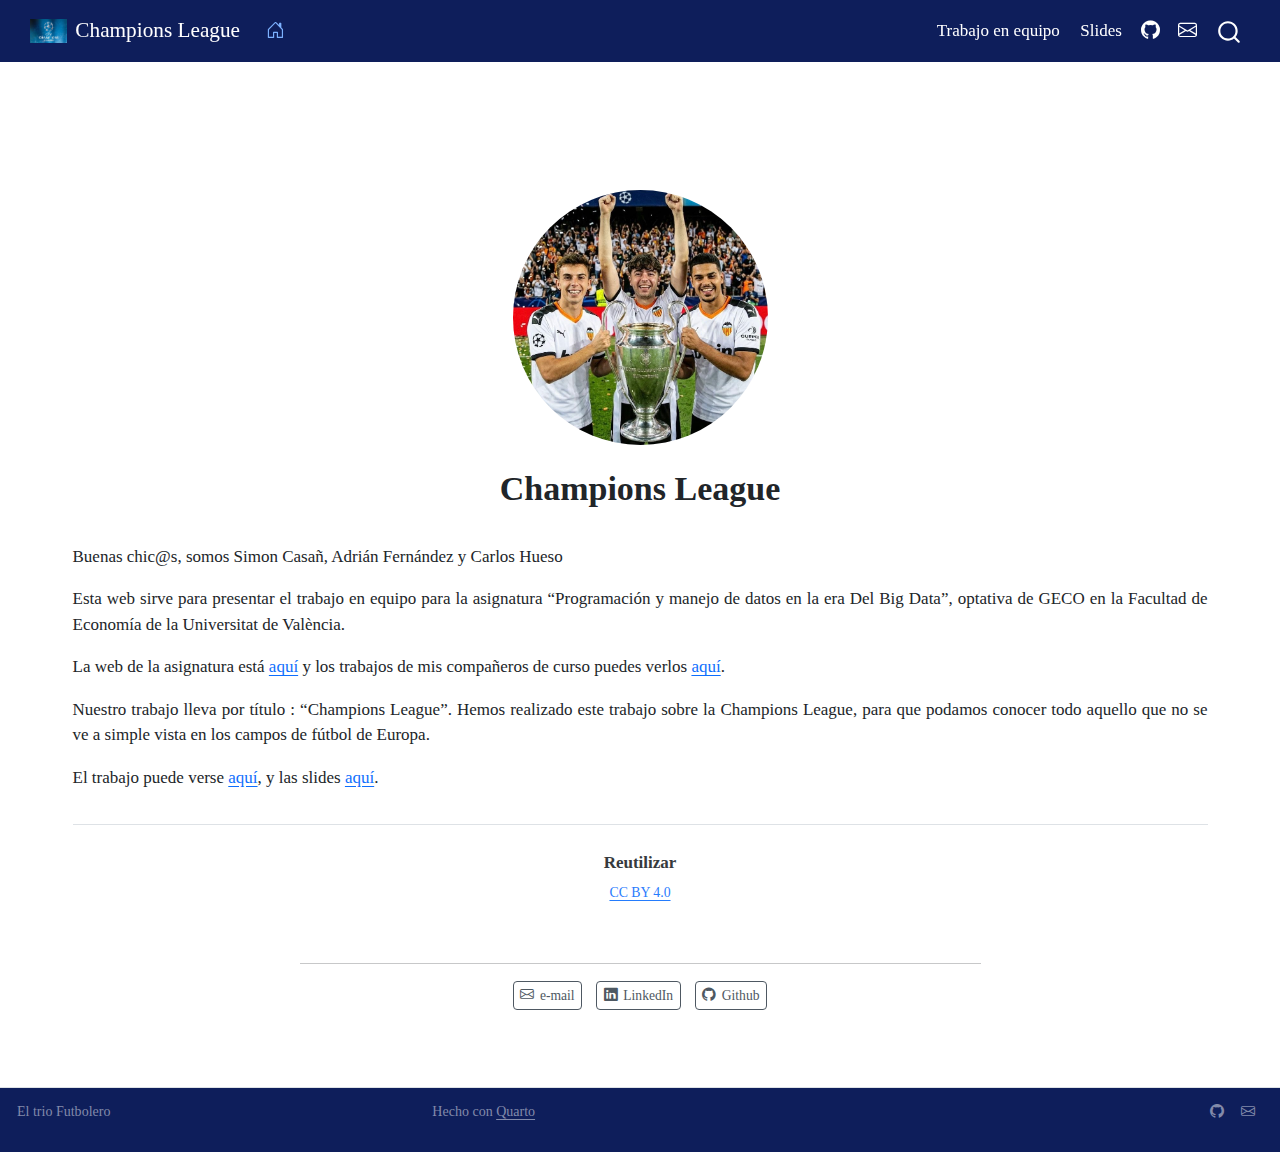
<file: docs/index.html>
<!DOCTYPE html>
<html xmlns="http://www.w3.org/1999/xhtml" lang="es" xml:lang="es"><head>

<meta charset="utf-8">
<meta name="generator" content="quarto-1.8.24">

<meta name="viewport" content="width=device-width, initial-scale=1.0, user-scalable=yes">


<title>Champions League</title>
<style>
code{white-space: pre-wrap;}
span.smallcaps{font-variant: small-caps;}
div.columns{display: flex; gap: min(4vw, 1.5em);}
div.column{flex: auto; overflow-x: auto;}
div.hanging-indent{margin-left: 1.5em; text-indent: -1.5em;}
ul.task-list{list-style: none;}
ul.task-list li input[type="checkbox"] {
  width: 0.8em;
  margin: 0 0.8em 0.2em -1em; /* quarto-specific, see https://github.com/quarto-dev/quarto-cli/issues/4556 */ 
  vertical-align: middle;
}
</style>


<script src="site_libs/quarto-nav/quarto-nav.js"></script>
<script src="site_libs/clipboard/clipboard.min.js"></script>
<script src="site_libs/quarto-search/autocomplete.umd.js"></script>
<script src="site_libs/quarto-search/fuse.min.js"></script>
<script src="site_libs/quarto-search/quarto-search.js"></script>
<meta name="quarto:offset" content="./">
<link href="./imagenes/loguito.png" rel="icon" type="image/png">
<script src="site_libs/quarto-html/quarto.js" type="module"></script>
<script src="site_libs/quarto-html/tabsets/tabsets.js" type="module"></script>
<script src="site_libs/quarto-html/axe/axe-check.js" type="module"></script>
<script src="site_libs/quarto-html/popper.min.js"></script>
<script src="site_libs/quarto-html/tippy.umd.min.js"></script>
<link href="site_libs/quarto-html/tippy.css" rel="stylesheet">
<link href="site_libs/quarto-html/quarto-syntax-highlighting-f54fa83ccd8f86fe7238c9291c42d766.css" rel="stylesheet" id="quarto-text-highlighting-styles">
<script src="site_libs/bootstrap/bootstrap.min.js"></script>
<link href="site_libs/bootstrap/bootstrap-icons.css" rel="stylesheet">
<link href="site_libs/bootstrap/bootstrap-a948931bed8adbcbe97a874811e5cae4.min.css" rel="stylesheet" append-hash="true" id="quarto-bootstrap" data-mode="light">
<script id="quarto-search-options" type="application/json">{
  "location": "navbar",
  "copy-button": true,
  "collapse-after": 3,
  "panel-placement": "end",
  "type": "overlay",
  "limit": 50,
  "keyboard-shortcut": [
    "f",
    "/",
    "s"
  ],
  "language": {
    "search-no-results-text": "Sin resultados",
    "search-matching-documents-text": "documentos encontrados",
    "search-copy-link-title": "Copiar el enlace en la busqueda",
    "search-hide-matches-text": "Esconder resultados adicionales",
    "search-more-match-text": "hay más resultados en este documento",
    "search-more-matches-text": "más resultados en este documento",
    "search-clear-button-title": "Borrar",
    "search-text-placeholder": "",
    "search-detached-cancel-button-title": "Cancelar",
    "search-submit-button-title": "Enviar",
    "search-label": "Buscar"
  }
}</script>
<link rel="shortcut icon" href="imagenes/loguito.png">


<link rel="stylesheet" href="assets/styles.css">
</head>

<body class="nav-fixed quarto-light">

<div id="quarto-search-results"></div>
  <header id="quarto-header" class="headroom fixed-top">
    <nav class="navbar navbar-expand-lg " data-bs-theme="dark">
      <div class="navbar-container container-fluid">
      <div class="navbar-brand-container mx-auto">
    <a href="./index.html" class="navbar-brand navbar-brand-logo">
    <img src="./imagenes/BANNER.jpeg" alt="" class="navbar-logo light-content">
    <img src="./imagenes/BANNER.jpeg" alt="" class="navbar-logo dark-content">
    </a>
    <a class="navbar-brand" href="./index.html">
    <span class="navbar-title">Champions League</span>
    </a>
  </div>
            <div id="quarto-search" class="" title="Buscar"></div>
          <button class="navbar-toggler" type="button" data-bs-toggle="collapse" data-bs-target="#navbarCollapse" aria-controls="navbarCollapse" role="menu" aria-expanded="false" aria-label="Navegación de palanca" onclick="if (window.quartoToggleHeadroom) { window.quartoToggleHeadroom(); }">
  <span class="navbar-toggler-icon"></span>
</button>
          <div class="collapse navbar-collapse" id="navbarCollapse">
            <ul class="navbar-nav navbar-nav-scroll me-auto">
  <li class="nav-item compact">
    <a class="nav-link active" href="./index.html" aria-current="page"> <i class="bi bi-house-door" role="img">
</i> 
<span class="menu-text"></span></a>
  </li>  
</ul>
            <ul class="navbar-nav navbar-nav-scroll ms-auto">
  <li class="nav-item">
    <a class="nav-link" href="./my_trabajo_BigData.html"> 
<span class="menu-text">Trabajo en equipo</span></a>
  </li>  
  <li class="nav-item">
    <a class="nav-link" href="./my_slides_BigData.html" target="_blank"> 
<span class="menu-text">Slides</span></a>
  </li>  
  <li class="nav-item compact">
    <a class="nav-link" href="https://github.com/Adrifer04"> <i class="bi bi-github" role="img">
</i> 
<span class="menu-text"></span></a>
  </li>  
  <li class="nav-item compact">
    <a class="nav-link" href="mailto:<aferbru@alumni.uv.es>"> <i class="bi bi-envelope" role="img">
</i> 
<span class="menu-text"></span></a>
  </li>  
</ul>
          </div> <!-- /navcollapse -->
            <div class="quarto-navbar-tools">
</div>
      </div> <!-- /container-fluid -->
    </nav>
</header>
<!-- content -->
<div id="quarto-content" class="quarto-container page-columns page-rows-contents page-layout-full page-navbar">
<!-- sidebar -->
<!-- margin-sidebar -->
    
<!-- main -->
<div class="quarto-about-jolla column-page">
  <img src="imagenes/portada.jpeg" class="about-image
  round " style="height: 15em; width: 15em;">
 <header id="title-block-header" class="quarto-title-block default">
<div class="quarto-title">
<h1 class="title">Champions League</h1>
</div>
<div class="quarto-title-meta column-page">
  </div>
</header><main class="content column-page" id="quarto-document-content">
<p>Buenas chic@s, somos Simon Casañ, Adrián Fernández y Carlos Hueso</p>
<p>Esta web sirve para presentar el trabajo en equipo para la asignatura “Programación y manejo de datos en la era Del Big Data”, optativa de GECO en la Facultad de Economía de la Universitat de València.</p>
<p>La web de la asignatura está <a href="https://perezp44.github.io/intro-ds-25-26-web/" target="_blank">aquí</a> y los trabajos de mis compañeros de curso puedes verlos <a href="https://perezp44.github.io/intro-ds-25-26-web/05-trabajos-estudiantes.html" target="_blank">aquí</a>.</p>
<p>Nuestro trabajo lleva por título : “Champions League”. Hemos realizado este trabajo sobre la Champions League, para que podamos conocer todo aquello que no se ve a simple vista en los campos de fútbol de Europa.</p>
<p>El trabajo puede verse <a href="my_trabajo_BigData.html" target="_blank">aquí</a>, y las slides <a href="my_slides_BigData.html" target="_blank">aquí</a>.</p>


<div id="quarto-appendix" class="default"><section class="quarto-appendix-contents" id="quarto-reuse"><h2 class="anchored quarto-appendix-heading">Reutilizar</h2><div class="quarto-appendix-contents"><div><a rel="license" href="https://creativecommons.org/licenses/by/4.0/deed.es">CC BY 4.0</a></div></div></section></div></main> 
  <hr class="about-sep">
   <div class="about-links">
  <a href="mailto:<afebru@alumni.uv.es>" class="about-link" rel="" target="">
    <i class="bi bi-envelope"></i>
     <span class="about-link-text">e-mail</span>
  </a>
  <a href="https://linkedin.com/<tu-usuario-Linkedin>" class="about-link" rel="" target="">
    <i class="bi bi-linkedin"></i>
     <span class="about-link-text">LinkedIn</span>
  </a>
  <a href="https://github.com/Adrifer04" class="about-link" rel="" target="">
    <i class="bi bi-github"></i>
     <span class="about-link-text">Github</span>
  </a>
</div>
</div>
 <!-- /main -->
<script id="quarto-html-after-body" type="application/javascript">
  window.document.addEventListener("DOMContentLoaded", function (event) {
    const isCodeAnnotation = (el) => {
      for (const clz of el.classList) {
        if (clz.startsWith('code-annotation-')) {                     
          return true;
        }
      }
      return false;
    }
    const onCopySuccess = function(e) {
      // button target
      const button = e.trigger;
      // don't keep focus
      button.blur();
      // flash "checked"
      button.classList.add('code-copy-button-checked');
      var currentTitle = button.getAttribute("title");
      button.setAttribute("title", "Copiada");
      let tooltip;
      if (window.bootstrap) {
        button.setAttribute("data-bs-toggle", "tooltip");
        button.setAttribute("data-bs-placement", "left");
        button.setAttribute("data-bs-title", "Copiada");
        tooltip = new bootstrap.Tooltip(button, 
          { trigger: "manual", 
            customClass: "code-copy-button-tooltip",
            offset: [0, -8]});
        tooltip.show();    
      }
      setTimeout(function() {
        if (tooltip) {
          tooltip.hide();
          button.removeAttribute("data-bs-title");
          button.removeAttribute("data-bs-toggle");
          button.removeAttribute("data-bs-placement");
        }
        button.setAttribute("title", currentTitle);
        button.classList.remove('code-copy-button-checked');
      }, 1000);
      // clear code selection
      e.clearSelection();
    }
    const getTextToCopy = function(trigger) {
      const outerScaffold = trigger.parentElement.cloneNode(true);
      const codeEl = outerScaffold.querySelector('code');
      for (const childEl of codeEl.children) {
        if (isCodeAnnotation(childEl)) {
          childEl.remove();
        }
      }
      return codeEl.innerText;
    }
    const clipboard = new window.ClipboardJS('.code-copy-button:not([data-in-quarto-modal])', {
      text: getTextToCopy
    });
    clipboard.on('success', onCopySuccess);
    if (window.document.getElementById('quarto-embedded-source-code-modal')) {
      const clipboardModal = new window.ClipboardJS('.code-copy-button[data-in-quarto-modal]', {
        text: getTextToCopy,
        container: window.document.getElementById('quarto-embedded-source-code-modal')
      });
      clipboardModal.on('success', onCopySuccess);
    }
      var localhostRegex = new RegExp(/^(?:http|https):\/\/localhost\:?[0-9]*\//);
      var mailtoRegex = new RegExp(/^mailto:/);
        var filterRegex = new RegExp('/' + window.location.host + '/');
      var isInternal = (href) => {
          return filterRegex.test(href) || localhostRegex.test(href) || mailtoRegex.test(href);
      }
      // Inspect non-navigation links and adorn them if external
     var links = window.document.querySelectorAll('a[href]:not(.nav-link):not(.navbar-brand):not(.toc-action):not(.sidebar-link):not(.sidebar-item-toggle):not(.pagination-link):not(.no-external):not([aria-hidden]):not(.dropdown-item):not(.quarto-navigation-tool):not(.about-link)');
      for (var i=0; i<links.length; i++) {
        const link = links[i];
        if (!isInternal(link.href)) {
          // undo the damage that might have been done by quarto-nav.js in the case of
          // links that we want to consider external
          if (link.dataset.originalHref !== undefined) {
            link.href = link.dataset.originalHref;
          }
            // target, if specified
            link.setAttribute("target", "_blank");
            if (link.getAttribute("rel") === null) {
              link.setAttribute("rel", "noopener");
            }
        }
      }
    function tippyHover(el, contentFn, onTriggerFn, onUntriggerFn) {
      const config = {
        allowHTML: true,
        maxWidth: 500,
        delay: 100,
        arrow: false,
        appendTo: function(el) {
            return el.parentElement;
        },
        interactive: true,
        interactiveBorder: 10,
        theme: 'quarto',
        placement: 'bottom-start',
      };
      if (contentFn) {
        config.content = contentFn;
      }
      if (onTriggerFn) {
        config.onTrigger = onTriggerFn;
      }
      if (onUntriggerFn) {
        config.onUntrigger = onUntriggerFn;
      }
      window.tippy(el, config); 
    }
    const noterefs = window.document.querySelectorAll('a[role="doc-noteref"]');
    for (var i=0; i<noterefs.length; i++) {
      const ref = noterefs[i];
      tippyHover(ref, function() {
        // use id or data attribute instead here
        let href = ref.getAttribute('data-footnote-href') || ref.getAttribute('href');
        try { href = new URL(href).hash; } catch {}
        const id = href.replace(/^#\/?/, "");
        const note = window.document.getElementById(id);
        if (note) {
          return note.innerHTML;
        } else {
          return "";
        }
      });
    }
    const xrefs = window.document.querySelectorAll('a.quarto-xref');
    const processXRef = (id, note) => {
      // Strip column container classes
      const stripColumnClz = (el) => {
        el.classList.remove("page-full", "page-columns");
        if (el.children) {
          for (const child of el.children) {
            stripColumnClz(child);
          }
        }
      }
      stripColumnClz(note)
      if (id === null || id.startsWith('sec-')) {
        // Special case sections, only their first couple elements
        const container = document.createElement("div");
        if (note.children && note.children.length > 2) {
          container.appendChild(note.children[0].cloneNode(true));
          for (let i = 1; i < note.children.length; i++) {
            const child = note.children[i];
            if (child.tagName === "P" && child.innerText === "") {
              continue;
            } else {
              container.appendChild(child.cloneNode(true));
              break;
            }
          }
          if (window.Quarto?.typesetMath) {
            window.Quarto.typesetMath(container);
          }
          return container.innerHTML
        } else {
          if (window.Quarto?.typesetMath) {
            window.Quarto.typesetMath(note);
          }
          return note.innerHTML;
        }
      } else {
        // Remove any anchor links if they are present
        const anchorLink = note.querySelector('a.anchorjs-link');
        if (anchorLink) {
          anchorLink.remove();
        }
        if (window.Quarto?.typesetMath) {
          window.Quarto.typesetMath(note);
        }
        if (note.classList.contains("callout")) {
          return note.outerHTML;
        } else {
          return note.innerHTML;
        }
      }
    }
    for (var i=0; i<xrefs.length; i++) {
      const xref = xrefs[i];
      tippyHover(xref, undefined, function(instance) {
        instance.disable();
        let url = xref.getAttribute('href');
        let hash = undefined; 
        if (url.startsWith('#')) {
          hash = url;
        } else {
          try { hash = new URL(url).hash; } catch {}
        }
        if (hash) {
          const id = hash.replace(/^#\/?/, "");
          const note = window.document.getElementById(id);
          if (note !== null) {
            try {
              const html = processXRef(id, note.cloneNode(true));
              instance.setContent(html);
            } finally {
              instance.enable();
              instance.show();
            }
          } else {
            // See if we can fetch this
            fetch(url.split('#')[0])
            .then(res => res.text())
            .then(html => {
              const parser = new DOMParser();
              const htmlDoc = parser.parseFromString(html, "text/html");
              const note = htmlDoc.getElementById(id);
              if (note !== null) {
                const html = processXRef(id, note);
                instance.setContent(html);
              } 
            }).finally(() => {
              instance.enable();
              instance.show();
            });
          }
        } else {
          // See if we can fetch a full url (with no hash to target)
          // This is a special case and we should probably do some content thinning / targeting
          fetch(url)
          .then(res => res.text())
          .then(html => {
            const parser = new DOMParser();
            const htmlDoc = parser.parseFromString(html, "text/html");
            const note = htmlDoc.querySelector('main.content');
            if (note !== null) {
              // This should only happen for chapter cross references
              // (since there is no id in the URL)
              // remove the first header
              if (note.children.length > 0 && note.children[0].tagName === "HEADER") {
                note.children[0].remove();
              }
              const html = processXRef(null, note);
              instance.setContent(html);
            } 
          }).finally(() => {
            instance.enable();
            instance.show();
          });
        }
      }, function(instance) {
      });
    }
        let selectedAnnoteEl;
        const selectorForAnnotation = ( cell, annotation) => {
          let cellAttr = 'data-code-cell="' + cell + '"';
          let lineAttr = 'data-code-annotation="' +  annotation + '"';
          const selector = 'span[' + cellAttr + '][' + lineAttr + ']';
          return selector;
        }
        const selectCodeLines = (annoteEl) => {
          const doc = window.document;
          const targetCell = annoteEl.getAttribute("data-target-cell");
          const targetAnnotation = annoteEl.getAttribute("data-target-annotation");
          const annoteSpan = window.document.querySelector(selectorForAnnotation(targetCell, targetAnnotation));
          const lines = annoteSpan.getAttribute("data-code-lines").split(",");
          const lineIds = lines.map((line) => {
            return targetCell + "-" + line;
          })
          let top = null;
          let height = null;
          let parent = null;
          if (lineIds.length > 0) {
              //compute the position of the single el (top and bottom and make a div)
              const el = window.document.getElementById(lineIds[0]);
              top = el.offsetTop;
              height = el.offsetHeight;
              parent = el.parentElement.parentElement;
            if (lineIds.length > 1) {
              const lastEl = window.document.getElementById(lineIds[lineIds.length - 1]);
              const bottom = lastEl.offsetTop + lastEl.offsetHeight;
              height = bottom - top;
            }
            if (top !== null && height !== null && parent !== null) {
              // cook up a div (if necessary) and position it 
              let div = window.document.getElementById("code-annotation-line-highlight");
              if (div === null) {
                div = window.document.createElement("div");
                div.setAttribute("id", "code-annotation-line-highlight");
                div.style.position = 'absolute';
                parent.appendChild(div);
              }
              div.style.top = top - 2 + "px";
              div.style.height = height + 4 + "px";
              div.style.left = 0;
              let gutterDiv = window.document.getElementById("code-annotation-line-highlight-gutter");
              if (gutterDiv === null) {
                gutterDiv = window.document.createElement("div");
                gutterDiv.setAttribute("id", "code-annotation-line-highlight-gutter");
                gutterDiv.style.position = 'absolute';
                const codeCell = window.document.getElementById(targetCell);
                const gutter = codeCell.querySelector('.code-annotation-gutter');
                gutter.appendChild(gutterDiv);
              }
              gutterDiv.style.top = top - 2 + "px";
              gutterDiv.style.height = height + 4 + "px";
            }
            selectedAnnoteEl = annoteEl;
          }
        };
        const unselectCodeLines = () => {
          const elementsIds = ["code-annotation-line-highlight", "code-annotation-line-highlight-gutter"];
          elementsIds.forEach((elId) => {
            const div = window.document.getElementById(elId);
            if (div) {
              div.remove();
            }
          });
          selectedAnnoteEl = undefined;
        };
          // Handle positioning of the toggle
      window.addEventListener(
        "resize",
        throttle(() => {
          elRect = undefined;
          if (selectedAnnoteEl) {
            selectCodeLines(selectedAnnoteEl);
          }
        }, 10)
      );
      function throttle(fn, ms) {
      let throttle = false;
      let timer;
        return (...args) => {
          if(!throttle) { // first call gets through
              fn.apply(this, args);
              throttle = true;
          } else { // all the others get throttled
              if(timer) clearTimeout(timer); // cancel #2
              timer = setTimeout(() => {
                fn.apply(this, args);
                timer = throttle = false;
              }, ms);
          }
        };
      }
        // Attach click handler to the DT
        const annoteDls = window.document.querySelectorAll('dt[data-target-cell]');
        for (const annoteDlNode of annoteDls) {
          annoteDlNode.addEventListener('click', (event) => {
            const clickedEl = event.target;
            if (clickedEl !== selectedAnnoteEl) {
              unselectCodeLines();
              const activeEl = window.document.querySelector('dt[data-target-cell].code-annotation-active');
              if (activeEl) {
                activeEl.classList.remove('code-annotation-active');
              }
              selectCodeLines(clickedEl);
              clickedEl.classList.add('code-annotation-active');
            } else {
              // Unselect the line
              unselectCodeLines();
              clickedEl.classList.remove('code-annotation-active');
            }
          });
        }
    const findCites = (el) => {
      const parentEl = el.parentElement;
      if (parentEl) {
        const cites = parentEl.dataset.cites;
        if (cites) {
          return {
            el,
            cites: cites.split(' ')
          };
        } else {
          return findCites(el.parentElement)
        }
      } else {
        return undefined;
      }
    };
    var bibliorefs = window.document.querySelectorAll('a[role="doc-biblioref"]');
    for (var i=0; i<bibliorefs.length; i++) {
      const ref = bibliorefs[i];
      const citeInfo = findCites(ref);
      if (citeInfo) {
        tippyHover(citeInfo.el, function() {
          var popup = window.document.createElement('div');
          citeInfo.cites.forEach(function(cite) {
            var citeDiv = window.document.createElement('div');
            citeDiv.classList.add('hanging-indent');
            citeDiv.classList.add('csl-entry');
            var biblioDiv = window.document.getElementById('ref-' + cite);
            if (biblioDiv) {
              citeDiv.innerHTML = biblioDiv.innerHTML;
            }
            popup.appendChild(citeDiv);
          });
          return popup.innerHTML;
        });
      }
    }
  });
  </script>
</div> <!-- /content -->
<footer class="footer">
  <div class="nav-footer">
    <div class="nav-footer-left">
<p>El trio Futbolero</p>
</div>   
    <div class="nav-footer-center">
<p>Hecho con <a href="https://quarto.org">Quarto</a></p>
</div>
    <div class="nav-footer-right">
      <ul class="footer-items list-unstyled">
    <li class="nav-item compact">
    <a class="nav-link" href="https://github.com/Adrifer04">
      <i class="bi bi-github" role="img">
</i> 
    </a>
  </li>  
    <li class="nav-item compact">
    <a class="nav-link" href="mailto:aferbru@alumni.uv.es">
      <i class="bi bi-envelope" role="img">
</i> 
    </a>
  </li>  
</ul>
    </div>
  </div>
</footer>




</body></html>
</file>
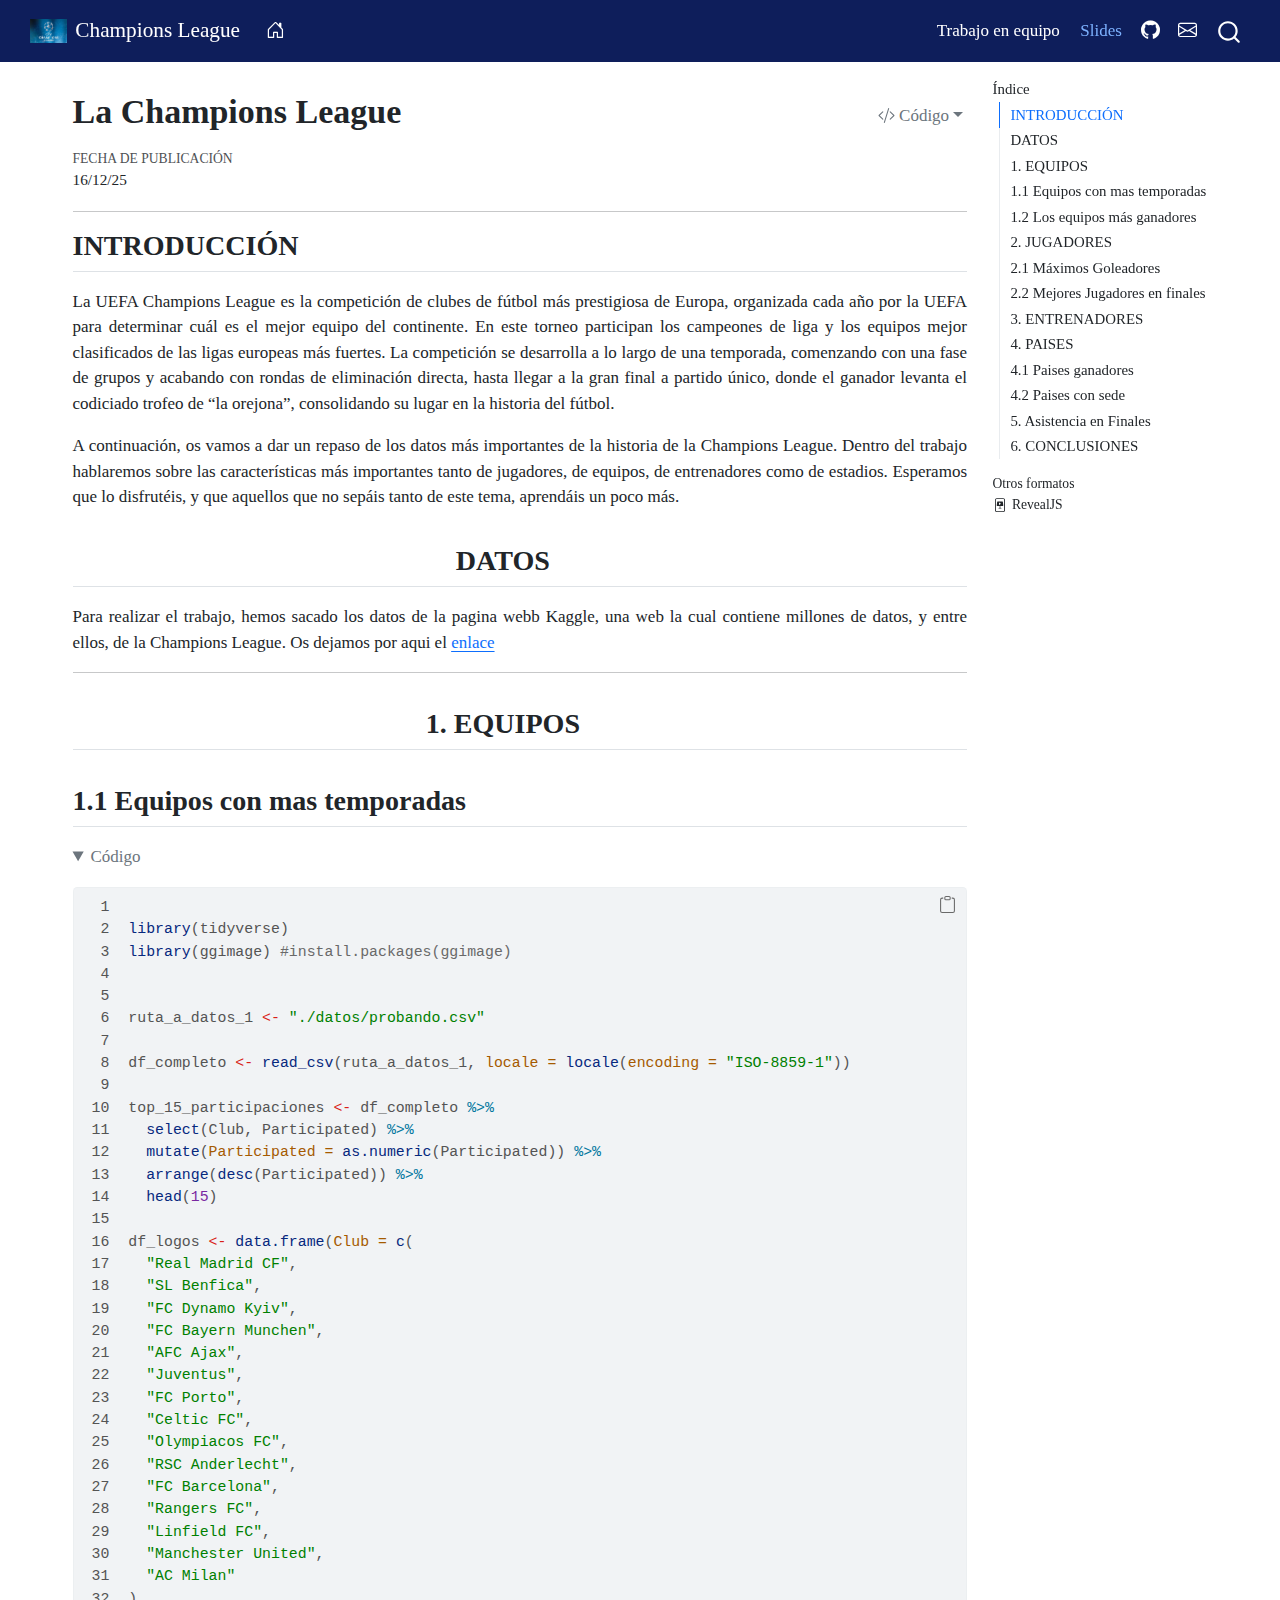
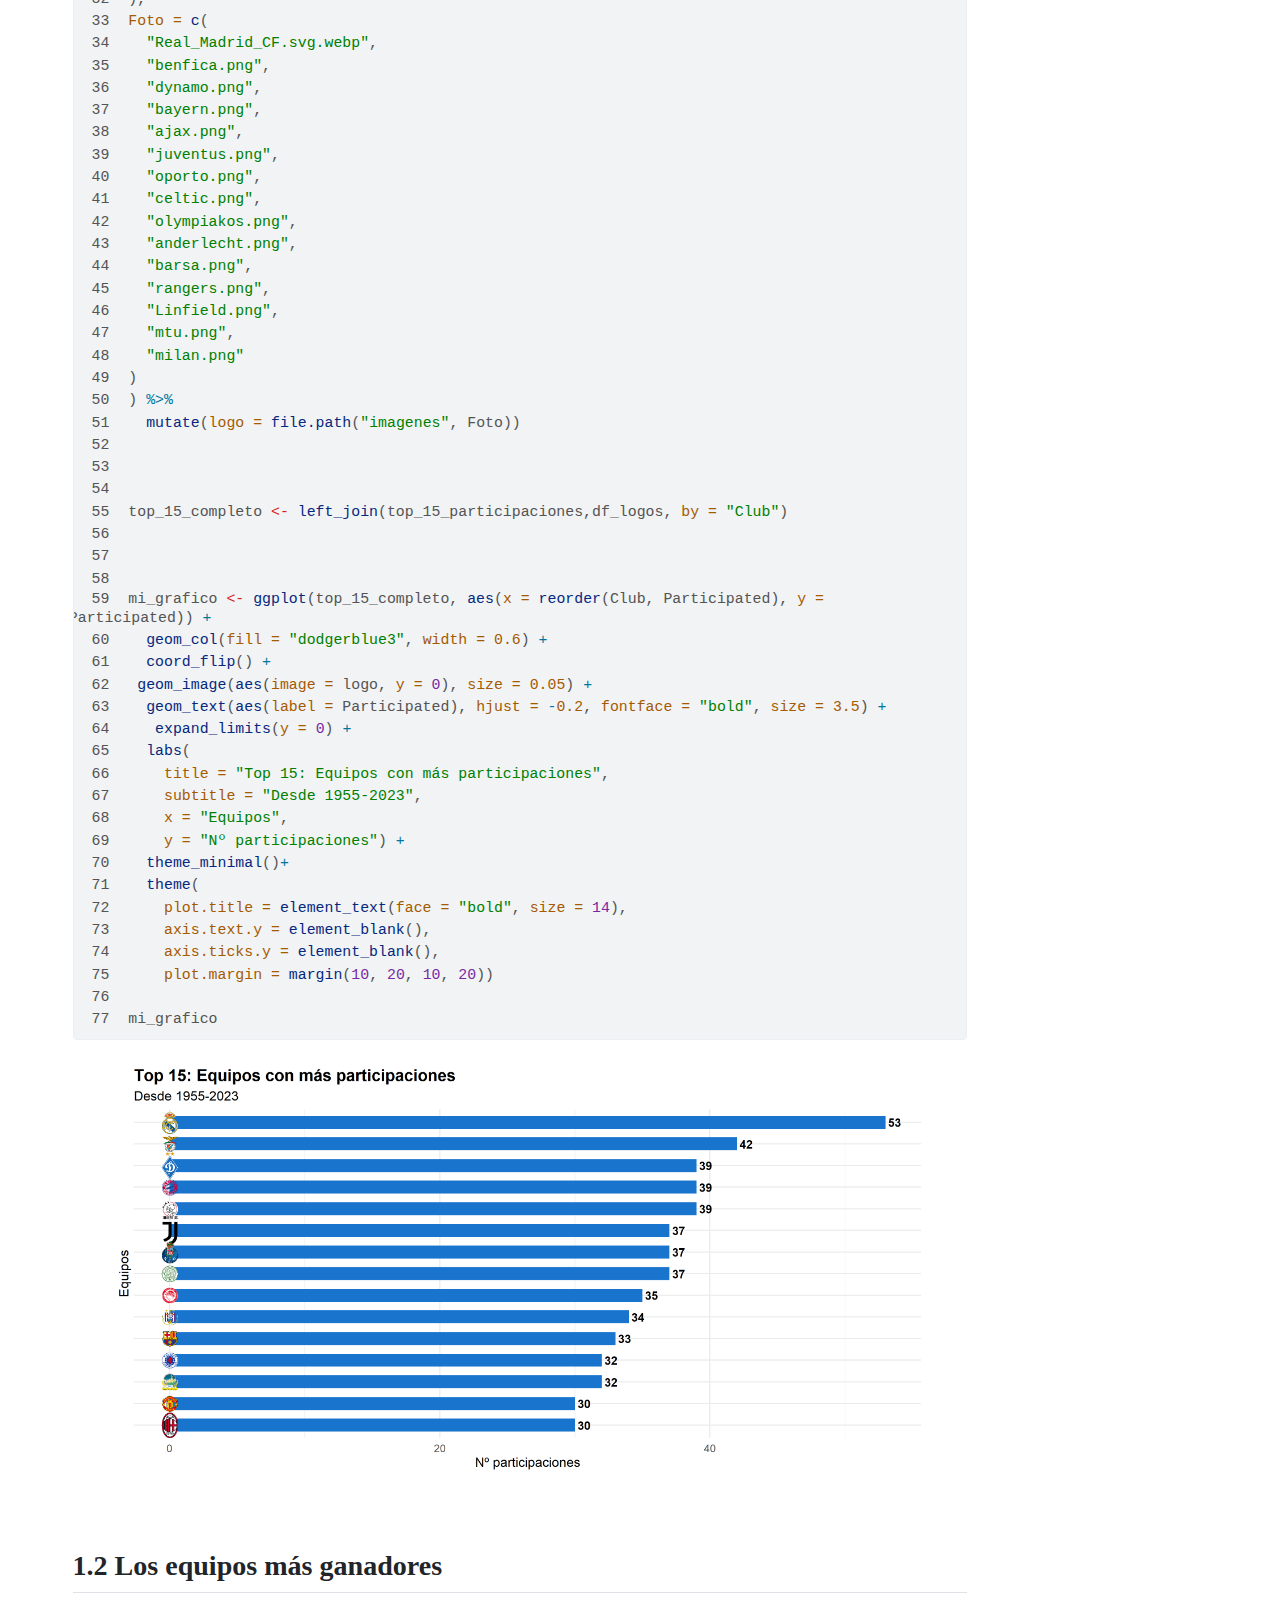
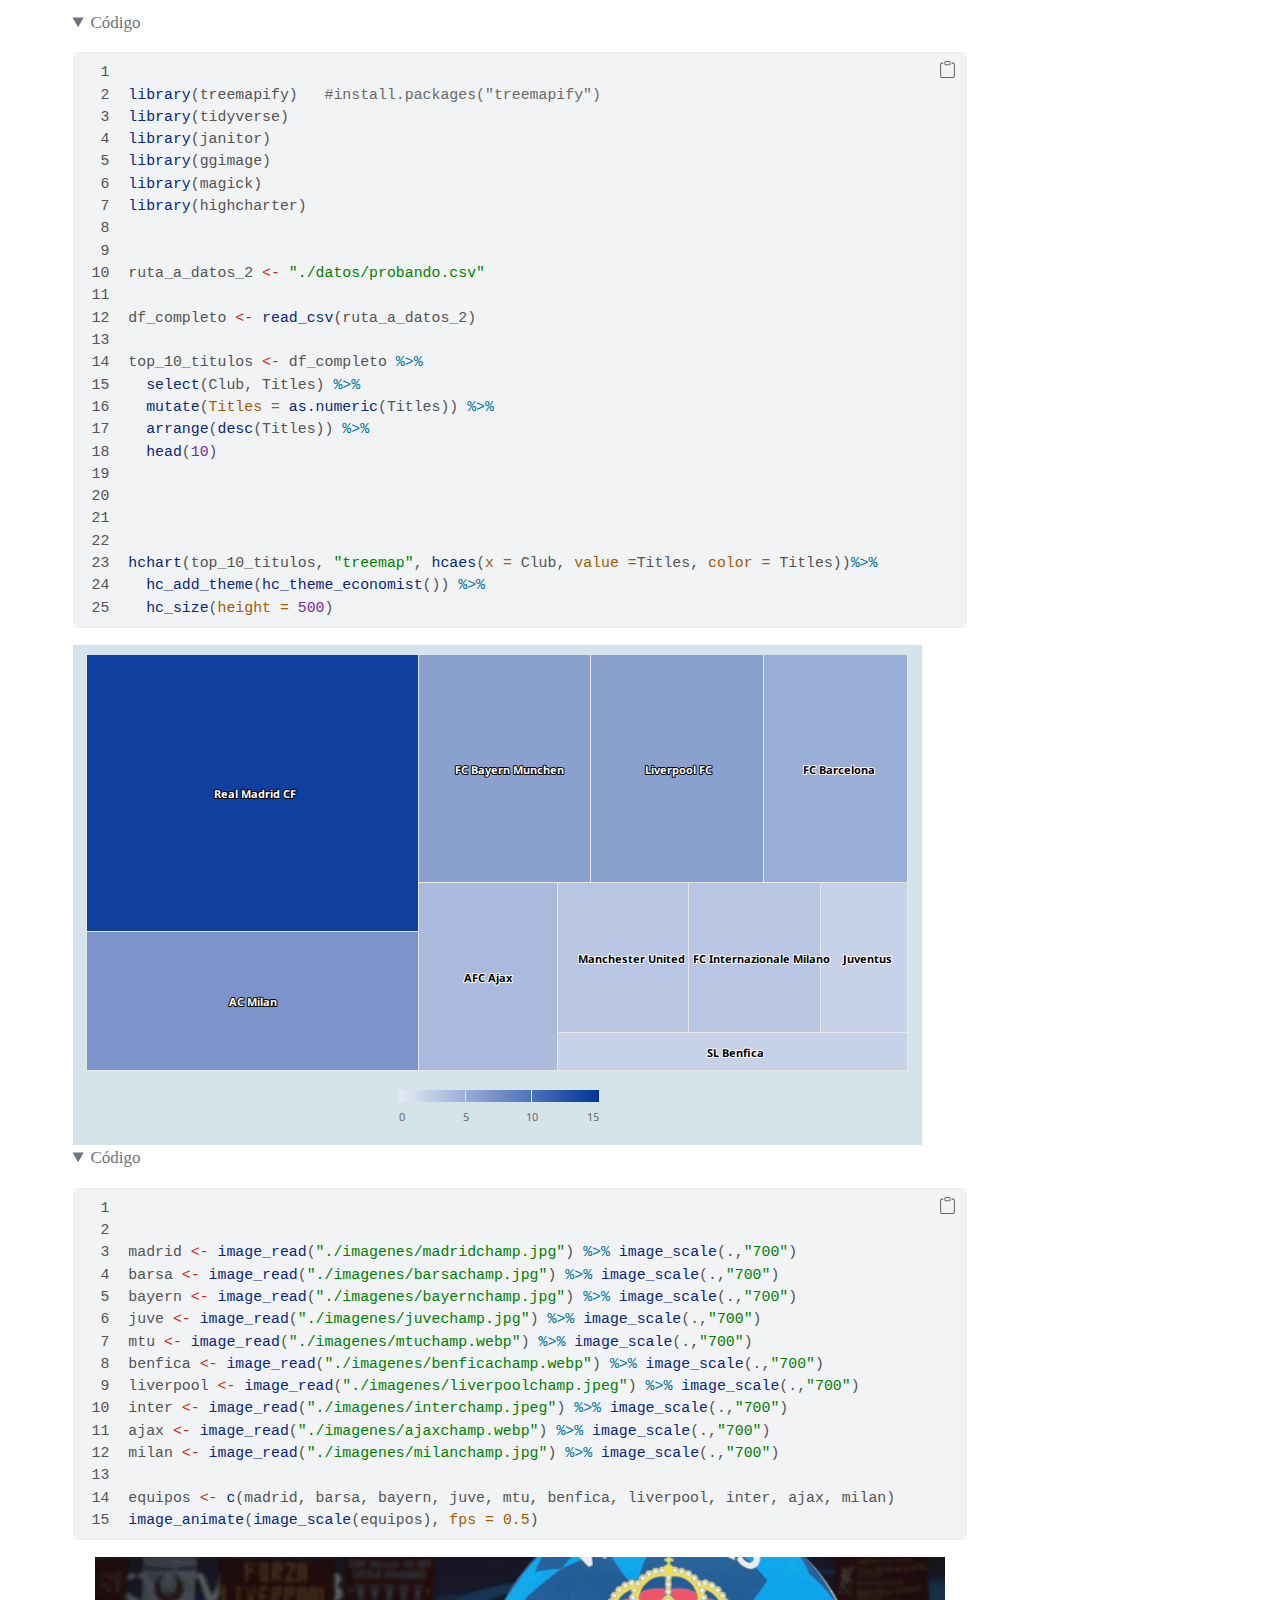
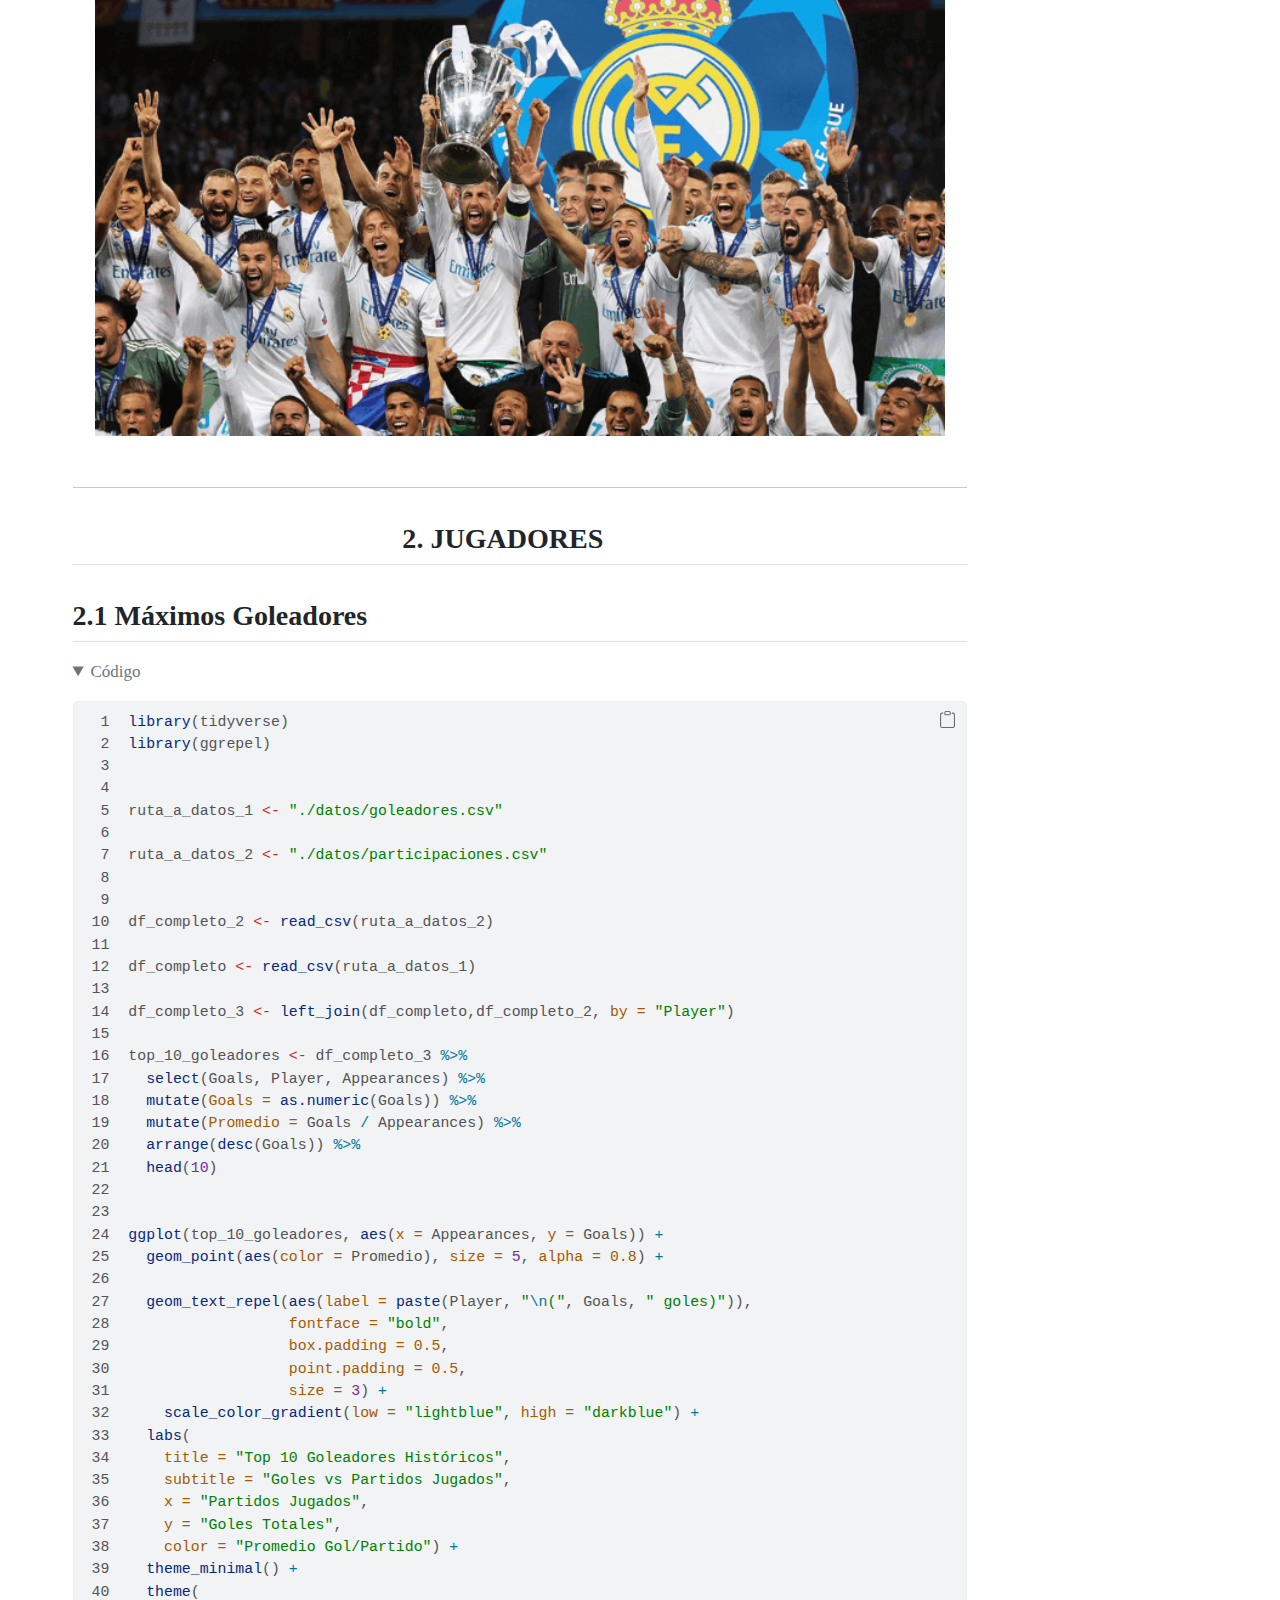
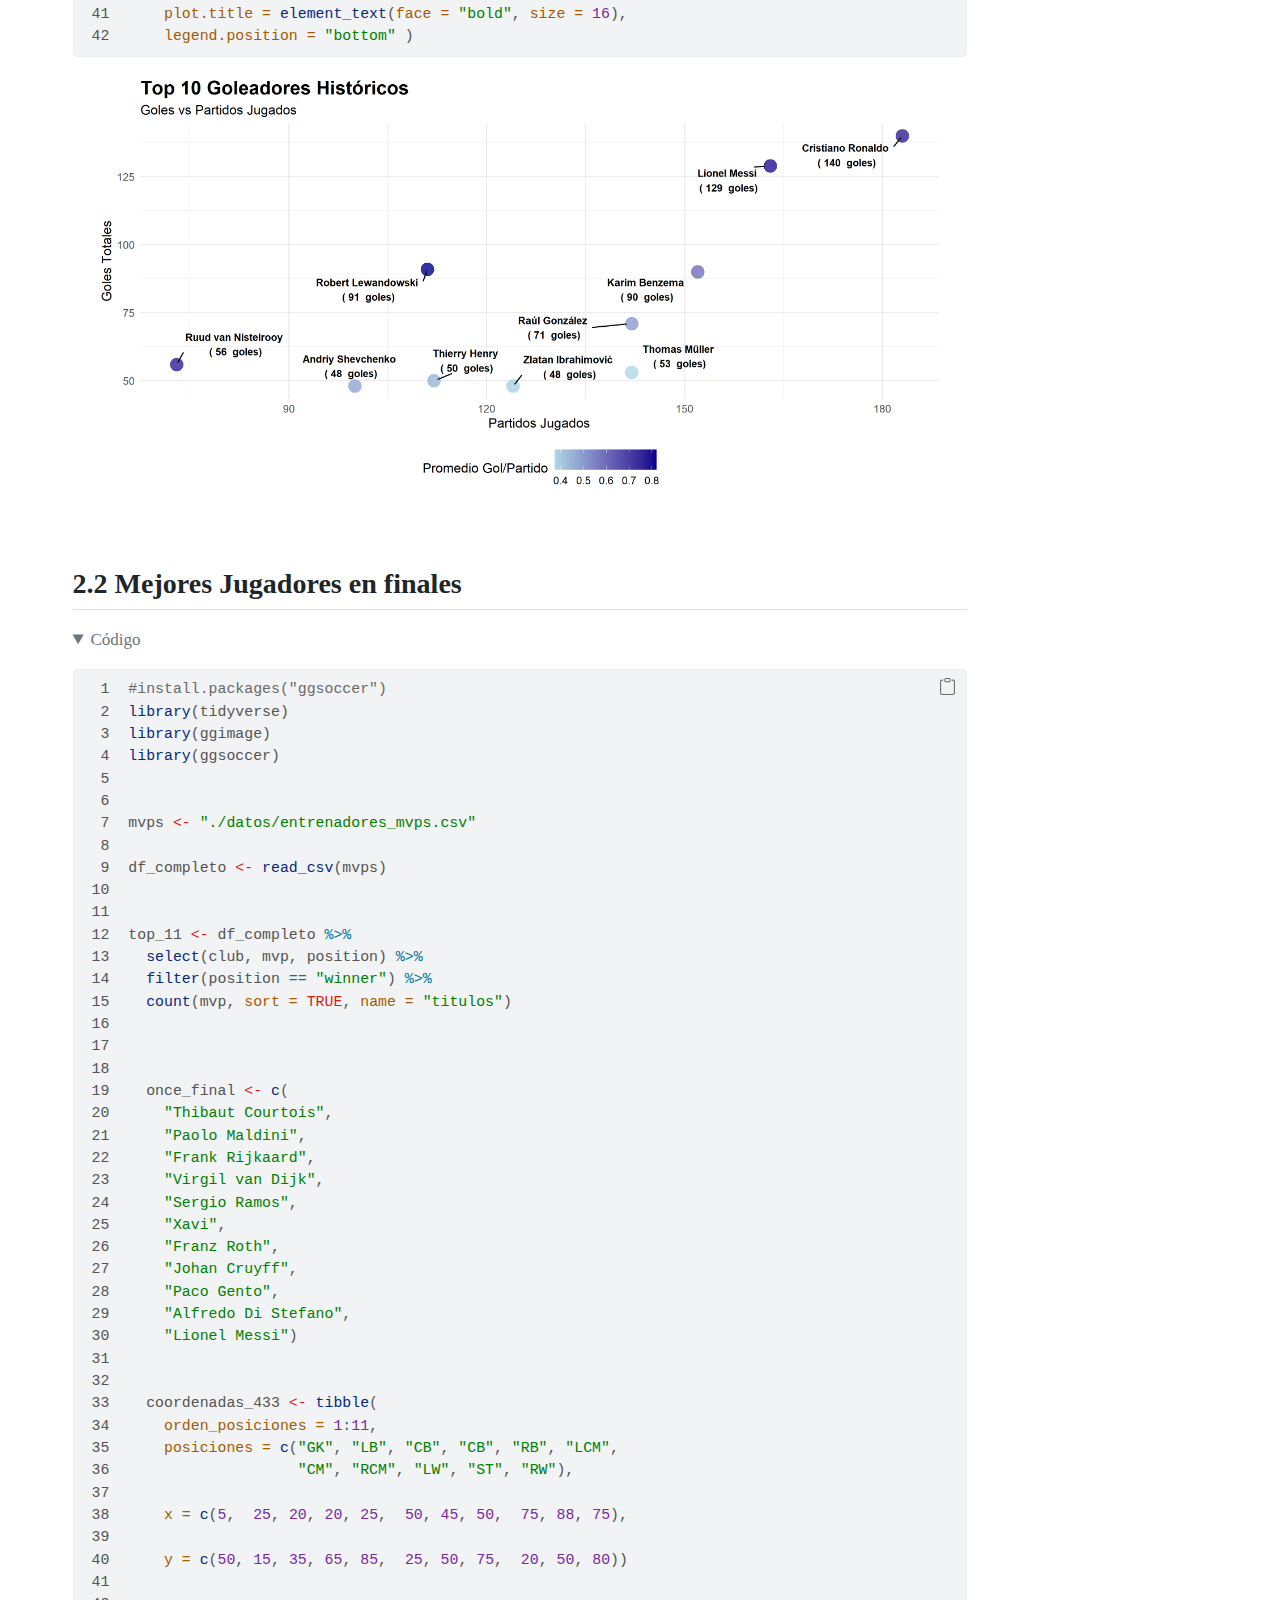
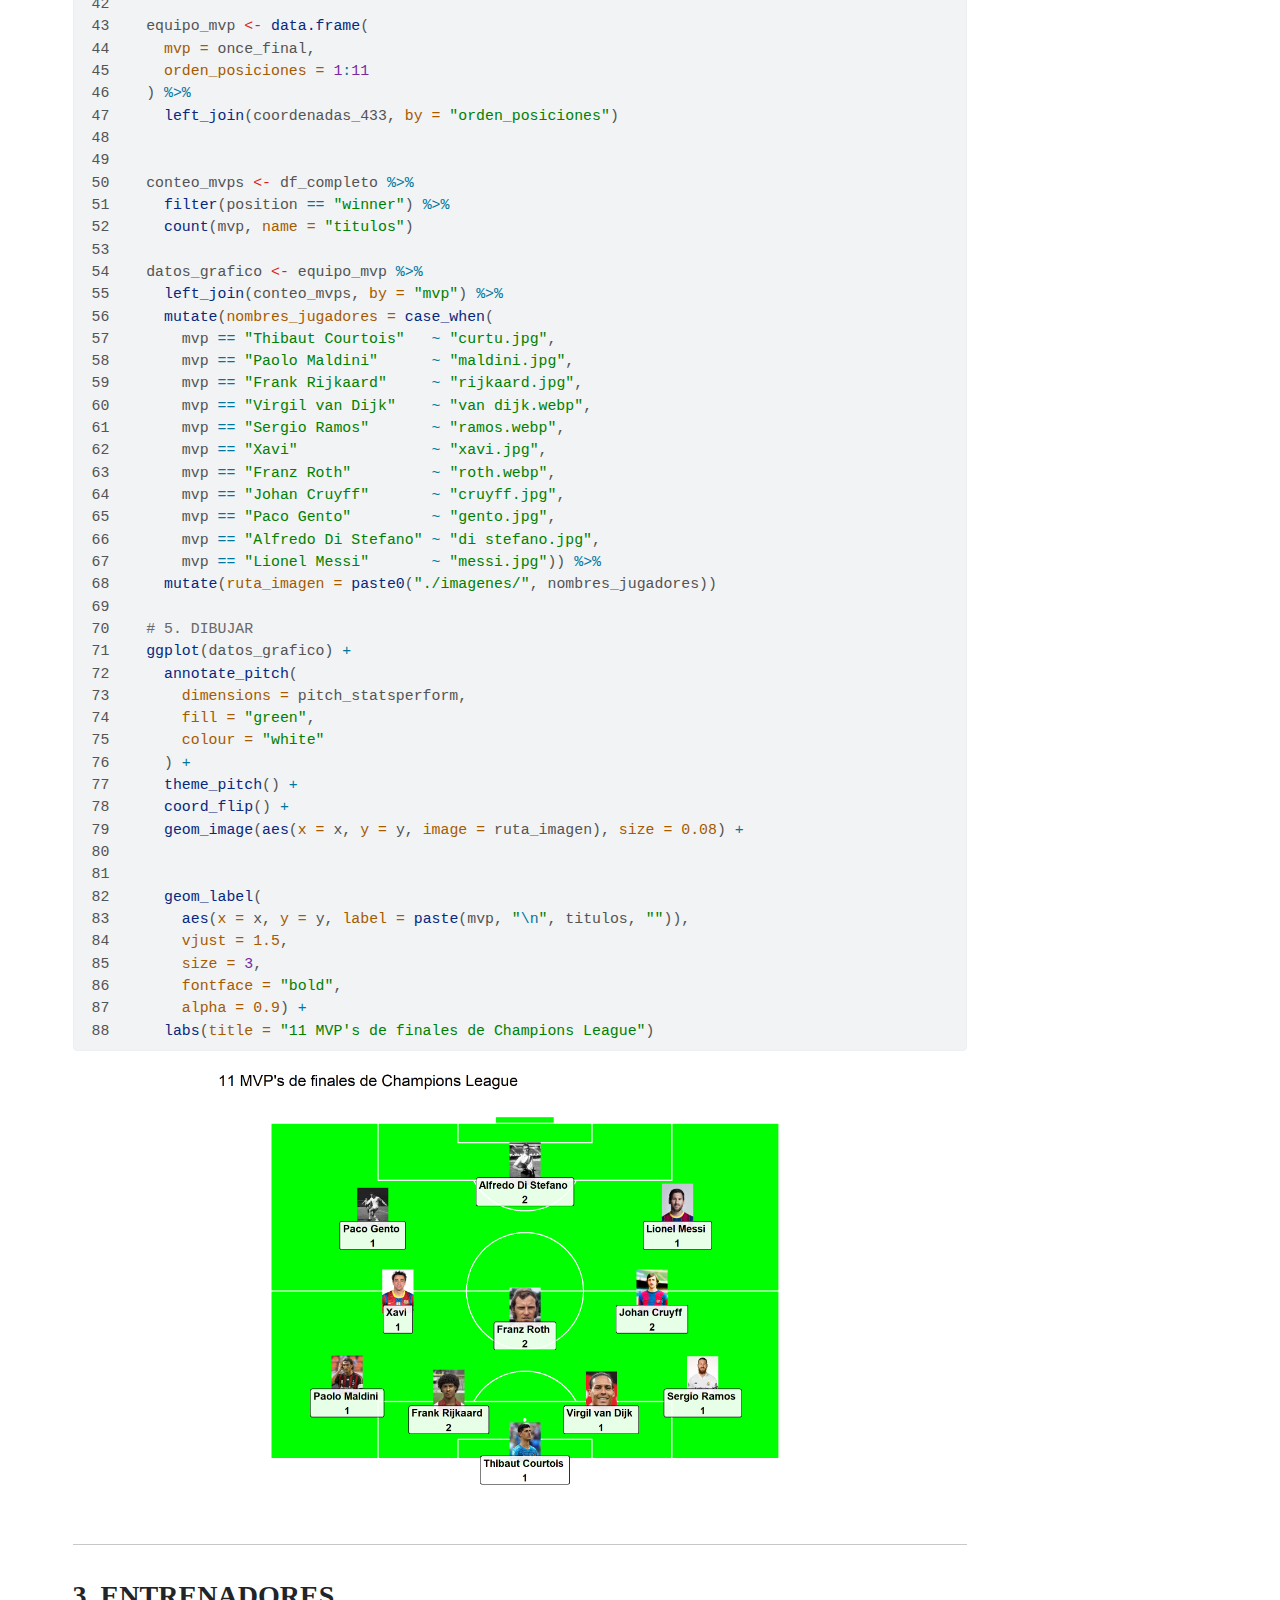
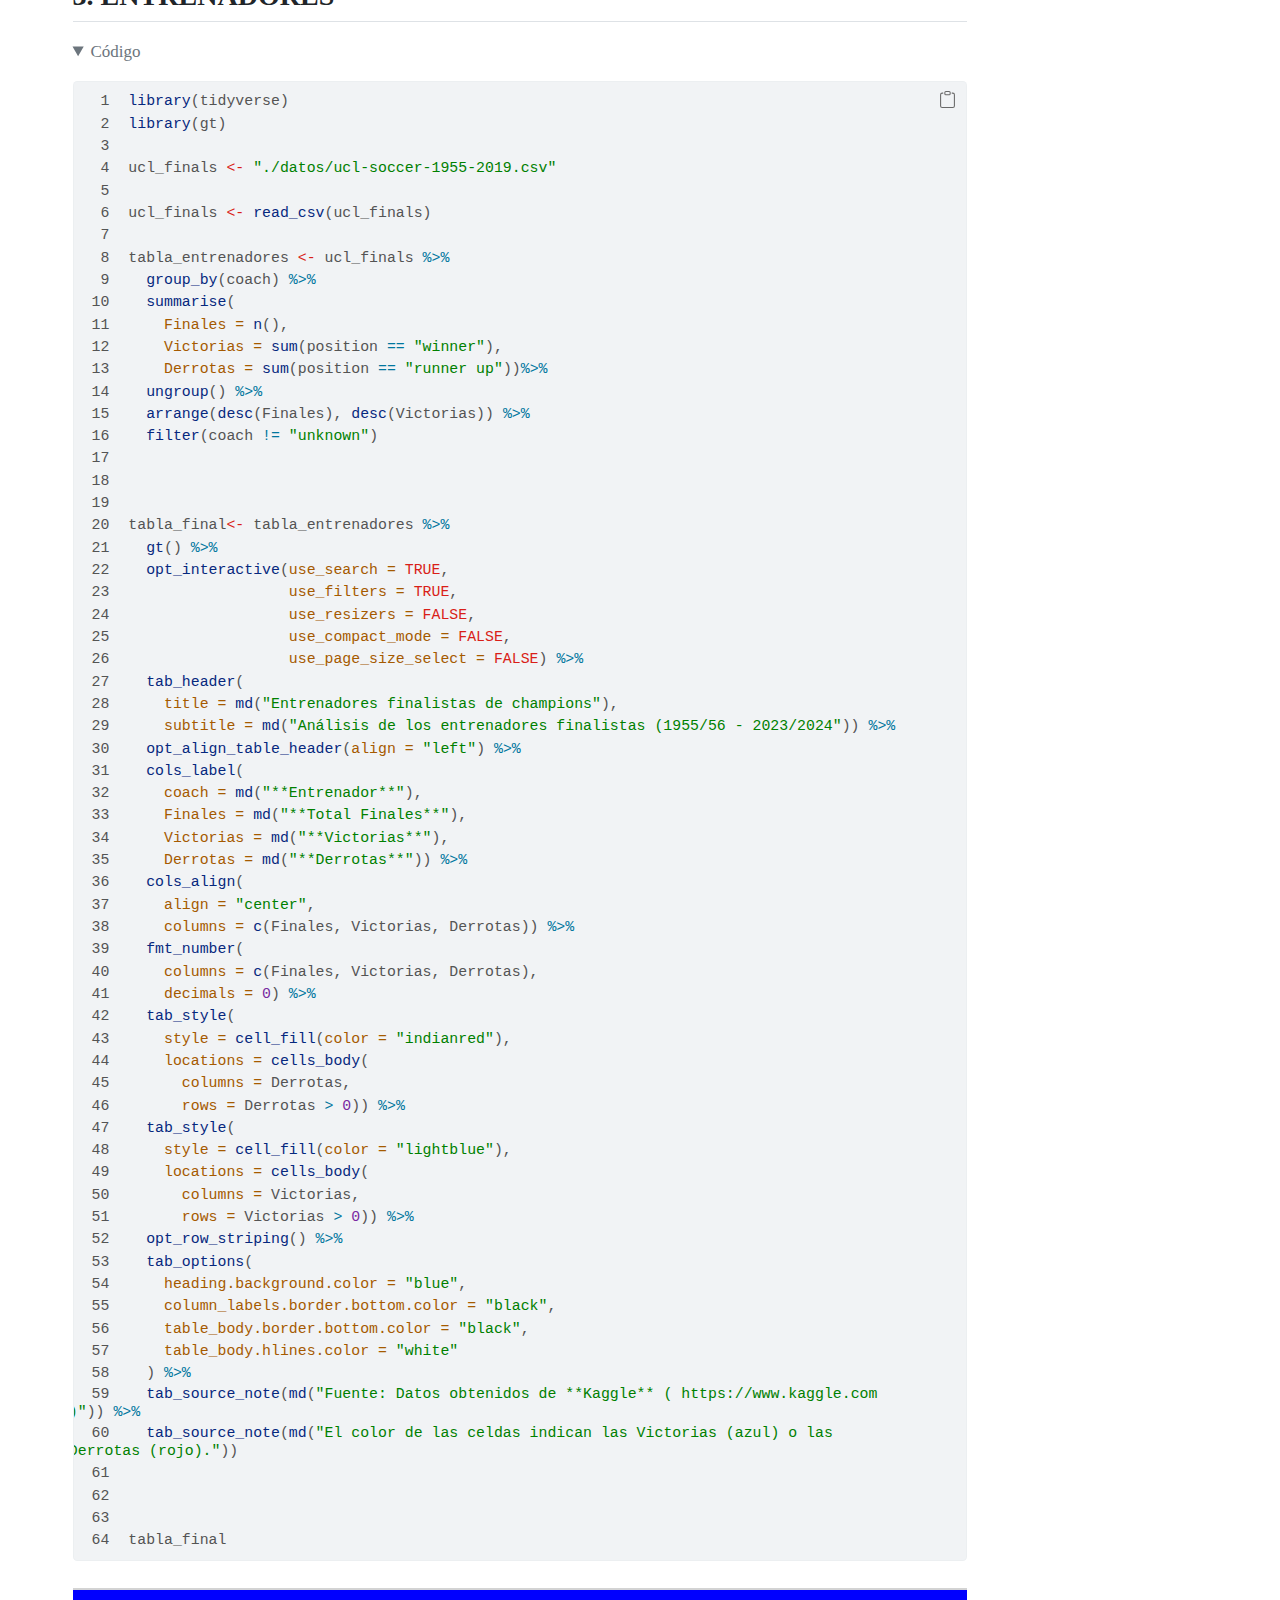
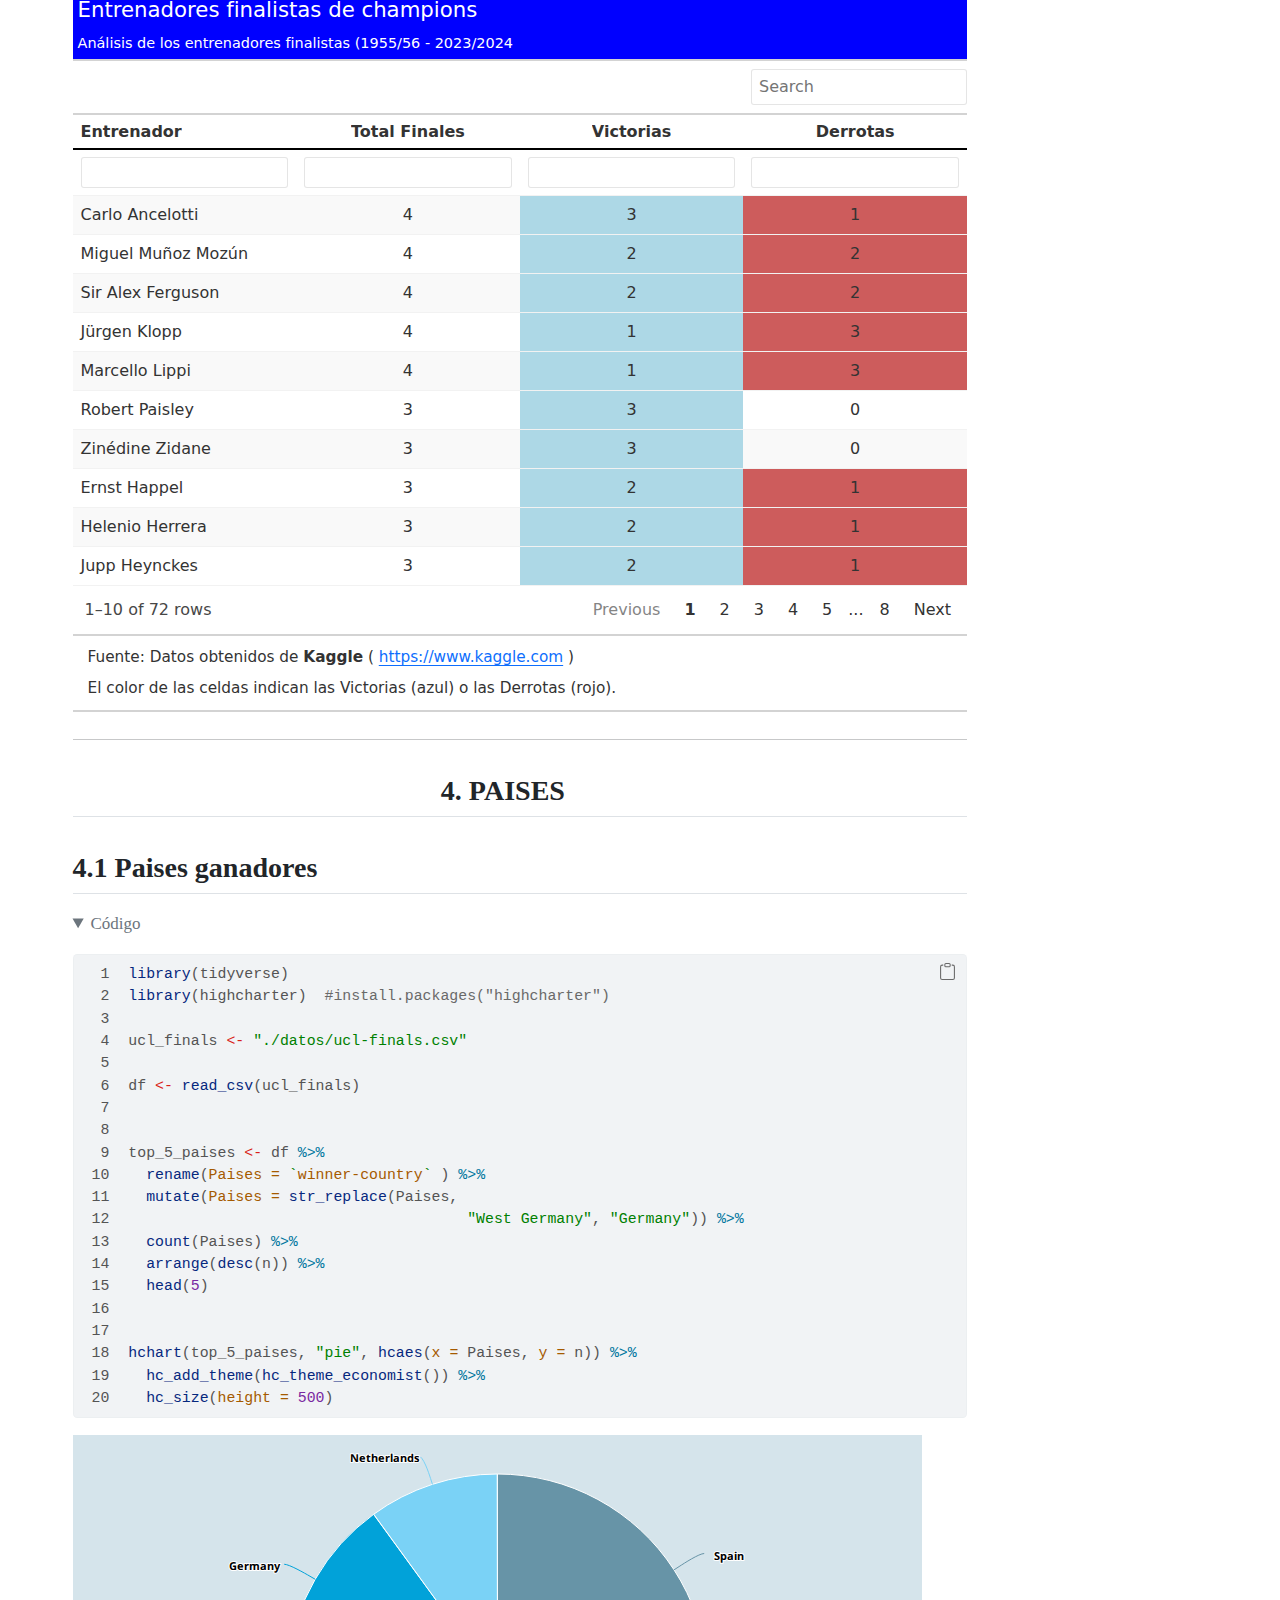
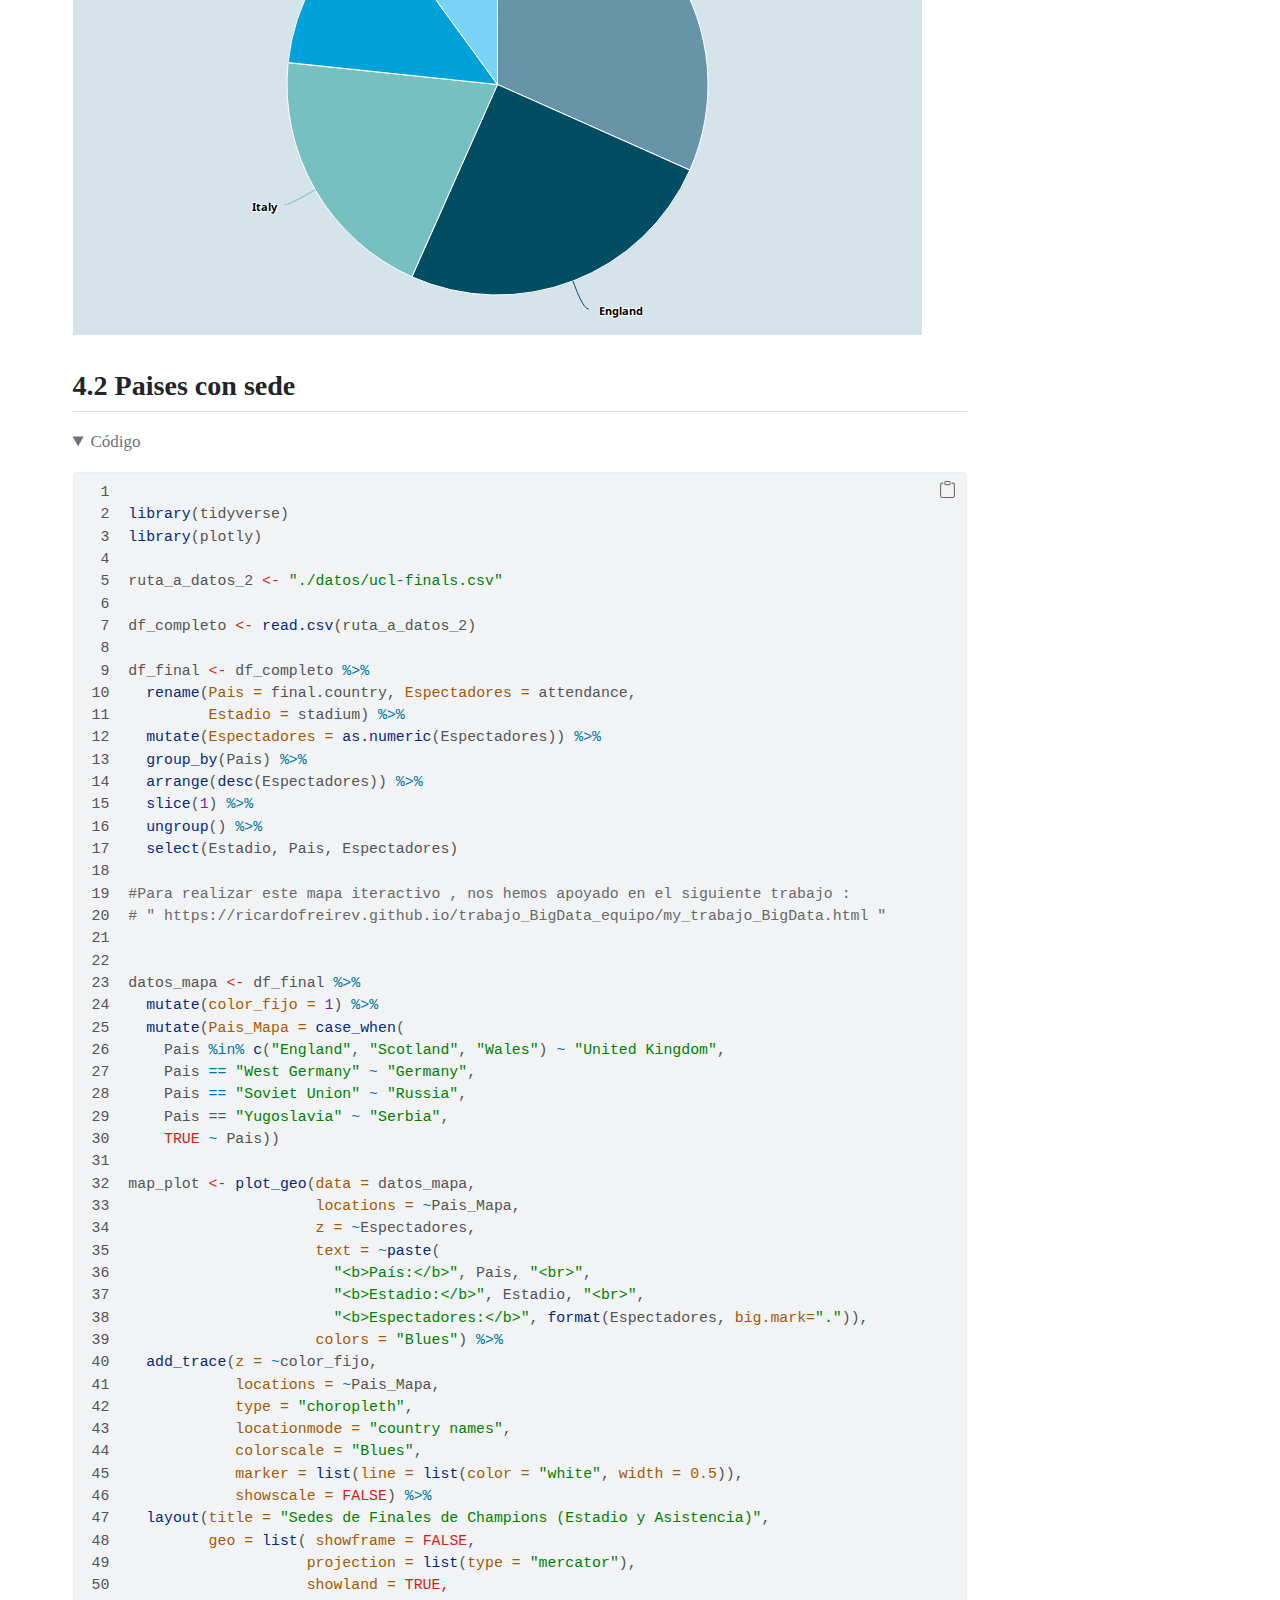
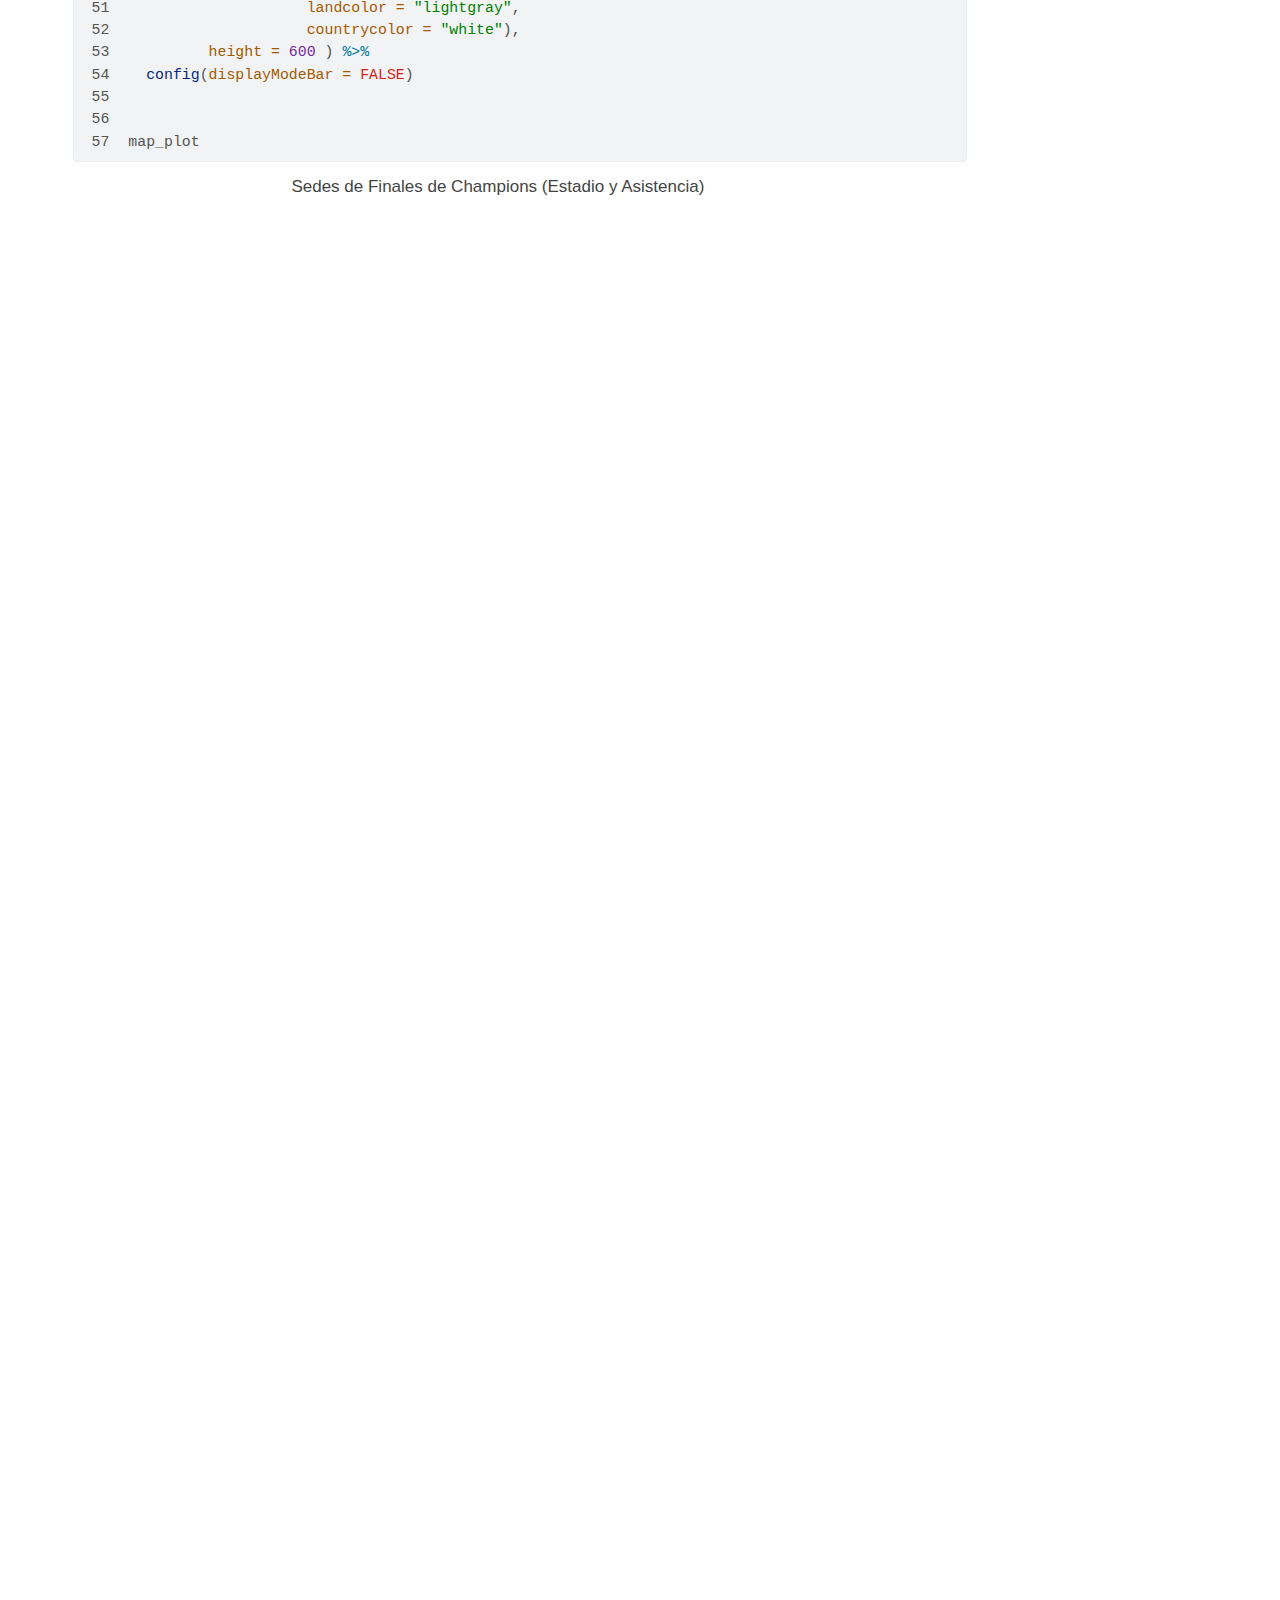
<file: docs/my_slides_BigData.html>
<!DOCTYPE html>
<html xmlns="http://www.w3.org/1999/xhtml" lang="es" xml:lang="es"><head>
<meta http-equiv="Content-Type" content="text/html; charset=UTF-8">
<meta charset="utf-8">
<meta name="generator" content="quarto-1.8.24">
<meta name="viewport" content="width=device-width, initial-scale=1.0, user-scalable=yes">
<title>La Champions League – Champions League</title>
<style>
code{white-space: pre-wrap;}
span.smallcaps{font-variant: small-caps;}
div.columns{display: flex; gap: min(4vw, 1.5em);}
div.column{flex: auto; overflow-x: auto;}
div.hanging-indent{margin-left: 1.5em; text-indent: -1.5em;}
ul.task-list{list-style: none;}
ul.task-list li input[type="checkbox"] {
  width: 0.8em;
  margin: 0 0.8em 0.2em -1em; /* quarto-specific, see https://github.com/quarto-dev/quarto-cli/issues/4556 */ 
  vertical-align: middle;
}
/* CSS for syntax highlighting */
html { -webkit-text-size-adjust: 100%; }
pre > code.sourceCode { white-space: pre; position: relative; }
pre > code.sourceCode > span { display: inline-block; line-height: 1.25; }
pre > code.sourceCode > span:empty { height: 1.2em; }
.sourceCode { overflow: visible; }
code.sourceCode > span { color: inherit; text-decoration: inherit; }
div.sourceCode { margin: 1em 0; }
pre.sourceCode { margin: 0; }
@media screen {
div.sourceCode { overflow: auto; }
}
@media print {
pre > code.sourceCode { white-space: pre-wrap; }
pre > code.sourceCode > span { text-indent: -5em; padding-left: 5em; }
}
pre.numberSource code
  { counter-reset: source-line 0; }
pre.numberSource code > span
  { position: relative; left: -4em; counter-increment: source-line; }
pre.numberSource code > span > a:first-child::before
  { content: counter(source-line);
    position: relative; left: -1em; text-align: right; vertical-align: baseline;
    border: none; display: inline-block;
    -webkit-touch-callout: none; -webkit-user-select: none;
    -khtml-user-select: none; -moz-user-select: none;
    -ms-user-select: none; user-select: none;
    padding: 0 4px; width: 4em;
  }
pre.numberSource { margin-left: 3em;  padding-left: 4px; }
div.sourceCode
  {   }
@media screen {
pre > code.sourceCode > span > a:first-child::before { text-decoration: underline; }
}
</style>

<script src="site_libs/quarto-nav/quarto-nav.js"></script>
<script src="site_libs/clipboard/clipboard.min.js"></script>
<script src="site_libs/quarto-search/autocomplete.umd.js"></script>
<script src="site_libs/quarto-search/fuse.min.js"></script>
<script src="site_libs/quarto-search/quarto-search.js"></script>
<meta name="quarto:offset" content="./">
<link href="./imagenes/loguito.png" rel="icon" type="image/png">
<script src="site_libs/quarto-html/quarto.js" type="module"></script>
<script src="site_libs/quarto-html/tabsets/tabsets.js" type="module"></script>
<script src="site_libs/quarto-html/axe/axe-check.js" type="module"></script>
<script src="site_libs/quarto-html/popper.min.js"></script>
<script src="site_libs/quarto-html/tippy.umd.min.js"></script>
<script src="site_libs/quarto-html/anchor.min.js"></script>
<link href="site_libs/quarto-html/tippy.css" rel="stylesheet">
<link href="site_libs/quarto-html/quarto-syntax-highlighting-f54fa83ccd8f86fe7238c9291c42d766.css" rel="stylesheet" id="quarto-text-highlighting-styles">
<script src="site_libs/bootstrap/bootstrap.min.js"></script>
<link href="site_libs/bootstrap/bootstrap-icons.css" rel="stylesheet">
<link href="site_libs/bootstrap/bootstrap-a948931bed8adbcbe97a874811e5cae4.min.css" rel="stylesheet" append-hash="true" id="quarto-bootstrap" data-mode="light">
<script src="site_libs/quarto-contrib/glightbox/glightbox.min.js"></script>
<link href="site_libs/quarto-contrib/glightbox/glightbox.min.css" rel="stylesheet">
<link href="site_libs/quarto-contrib/glightbox/lightbox.css" rel="stylesheet"><script id="quarto-search-options" type="application/json">{
  "location": "navbar",
  "copy-button": true,
  "collapse-after": 3,
  "panel-placement": "end",
  "type": "overlay",
  "limit": 50,
  "keyboard-shortcut": [
    "f",
    "/",
    "s"
  ],
  "language": {
    "search-no-results-text": "Sin resultados",
    "search-matching-documents-text": "documentos encontrados",
    "search-copy-link-title": "Copiar el enlace en la busqueda",
    "search-hide-matches-text": "Esconder resultados adicionales",
    "search-more-match-text": "hay más resultados en este documento",
    "search-more-matches-text": "más resultados en este documento",
    "search-clear-button-title": "Borrar",
    "search-text-placeholder": "",
    "search-detached-cancel-button-title": "Cancelar",
    "search-submit-button-title": "Enviar",
    "search-label": "Buscar"
  }
}</script><script src="site_libs/htmlwidgets-1.6.4/htmlwidgets.js"></script><script src="site_libs/jquery-3.5.1/jquery.min.js"></script><script src="site_libs/proj4js-2.3.15/proj4.js"></script><link href="site_libs/highcharts-9.3.1/css/motion.css" rel="stylesheet">
<script src="site_libs/highcharts-9.3.1/highcharts.js"></script><script src="site_libs/highcharts-9.3.1/highcharts-3d.js"></script><script src="site_libs/highcharts-9.3.1/highcharts-more.js"></script><script src="site_libs/highcharts-9.3.1/modules/stock.js"></script><script src="site_libs/highcharts-9.3.1/modules/map.js"></script><script src="site_libs/highcharts-9.3.1/modules/data.js"></script><script src="site_libs/highcharts-9.3.1/modules/exporting.js"></script><script src="site_libs/highcharts-9.3.1/modules/offline-exporting.js"></script><script src="site_libs/highcharts-9.3.1/modules/drilldown.js"></script><script src="site_libs/highcharts-9.3.1/modules/item-series.js"></script><script src="site_libs/highcharts-9.3.1/modules/overlapping-datalabels.js"></script><script src="site_libs/highcharts-9.3.1/modules/annotations.js"></script><script src="site_libs/highcharts-9.3.1/modules/export-data.js"></script><script src="site_libs/highcharts-9.3.1/modules/funnel.js"></script><script src="site_libs/highcharts-9.3.1/modules/heatmap.js"></script><script src="site_libs/highcharts-9.3.1/modules/treemap.js"></script><script src="site_libs/highcharts-9.3.1/modules/sankey.js"></script><script src="site_libs/highcharts-9.3.1/modules/dependency-wheel.js"></script><script src="site_libs/highcharts-9.3.1/modules/organization.js"></script><script src="site_libs/highcharts-9.3.1/modules/solid-gauge.js"></script><script src="site_libs/highcharts-9.3.1/modules/streamgraph.js"></script><script src="site_libs/highcharts-9.3.1/modules/sunburst.js"></script><script src="site_libs/highcharts-9.3.1/modules/vector.js"></script><script src="site_libs/highcharts-9.3.1/modules/wordcloud.js"></script><script src="site_libs/highcharts-9.3.1/modules/xrange.js"></script><script src="site_libs/highcharts-9.3.1/modules/tilemap.js"></script><script src="site_libs/highcharts-9.3.1/modules/venn.js"></script><script src="site_libs/highcharts-9.3.1/modules/gantt.js"></script><script src="site_libs/highcharts-9.3.1/modules/timeline.js"></script><script src="site_libs/highcharts-9.3.1/modules/parallel-coordinates.js"></script><script src="site_libs/highcharts-9.3.1/modules/bullet.js"></script><script src="site_libs/highcharts-9.3.1/modules/coloraxis.js"></script><script src="site_libs/highcharts-9.3.1/modules/dumbbell.js"></script><script src="site_libs/highcharts-9.3.1/modules/lollipop.js"></script><script src="site_libs/highcharts-9.3.1/modules/series-label.js"></script><script src="site_libs/highcharts-9.3.1/plugins/motion.js"></script><script src="site_libs/highcharts-9.3.1/custom/reset.js"></script><script src="site_libs/highcharts-9.3.1/modules/boost.js"></script><script src="site_libs/highchart-binding-0.9.4/highchart.js"></script><script src="site_libs/react-18.2.0/react.min.js"></script><script src="site_libs/react-18.2.0/react-dom.min.js"></script><script src="site_libs/reactwidget-2.0.0/react-tools.js"></script><link href="site_libs/reactable-0.4.4.9001/reactable.css" rel="stylesheet">
<script src="site_libs/reactable-binding-0.4.4.9001/reactable.js"></script><link href="site_libs/htmltools-fill-0.5.8.1/fill.css" rel="stylesheet">
<script src="site_libs/plotly-binding-4.11.0/plotly.js"></script><script src="site_libs/typedarray-0.1/typedarray.min.js"></script><link href="site_libs/crosstalk-1.2.2/css/crosstalk.min.css" rel="stylesheet">
<script src="site_libs/crosstalk-1.2.2/js/crosstalk.min.js"></script><link href="site_libs/plotly-htmlwidgets-css-2.11.1/plotly-htmlwidgets.css" rel="stylesheet">
<script src="site_libs/plotly-main-2.11.1/plotly-latest.min.js"></script><link rel="shortcut icon" href="imagenes/loguito.png">
<link rel="stylesheet" href="assets/styles.css">
</head>
<body class="nav-fixed quarto-light">

<div id="quarto-search-results"></div>
  <header id="quarto-header" class="headroom fixed-top"><nav class="navbar navbar-expand-lg " data-bs-theme="dark"><div class="navbar-container container-fluid">
      <div class="navbar-brand-container mx-auto">
    <a href="./index.html" class="navbar-brand navbar-brand-logo">
    <img src="./imagenes/BANNER.jpeg" alt="" class="navbar-logo light-content"><img src="./imagenes/BANNER.jpeg" alt="" class="navbar-logo dark-content"></a>
    <a class="navbar-brand" href="./index.html">
    <span class="navbar-title">Champions League</span>
    </a>
  </div>
            <div id="quarto-search" class="" title="Buscar"></div>
          <button class="navbar-toggler" type="button" data-bs-toggle="collapse" data-bs-target="#navbarCollapse" aria-controls="navbarCollapse" role="menu" aria-expanded="false" aria-label="Navegación de palanca" onclick="if (window.quartoToggleHeadroom) { window.quartoToggleHeadroom(); }">
  <span class="navbar-toggler-icon"></span>
</button>
          <div class="collapse navbar-collapse" id="navbarCollapse">
            <ul class="navbar-nav navbar-nav-scroll me-auto">
<li class="nav-item compact">
    <a class="nav-link" href="./index.html"> <i class="bi bi-house-door" role="img">
</i> 
<span class="menu-text"></span></a>
  </li>  
</ul>
<ul class="navbar-nav navbar-nav-scroll ms-auto">
<li class="nav-item">
    <a class="nav-link" href="./my_trabajo_BigData.html"> 
<span class="menu-text">Trabajo en equipo</span></a>
  </li>  
  <li class="nav-item">
    <a class="nav-link active" href="./my_slides_BigData.html" target="_blank" aria-current="page"> 
<span class="menu-text">Slides</span></a>
  </li>  
  <li class="nav-item compact">
    <a class="nav-link" href="https://github.com/Adrifer04"> <i class="bi bi-github" role="img">
</i> 
<span class="menu-text"></span></a>
  </li>  
  <li class="nav-item compact">
    <a class="nav-link" href="mailto:<aferbru@alumni.uv.es>"> <i class="bi bi-envelope" role="img">
</i> 
<span class="menu-text"></span></a>
  </li>  
</ul>
</div> <!-- /navcollapse -->
            <div class="quarto-navbar-tools">
</div>
      </div> <!-- /container-fluid -->
    </nav></header><!-- content --><div id="quarto-content" class="quarto-container page-columns page-rows-contents page-layout-full page-navbar">
<!-- sidebar -->
<!-- margin-sidebar -->
    <div id="quarto-margin-sidebar" class="sidebar margin-sidebar">
        <nav id="TOC" role="doc-toc" class="toc-active"><h2 id="toc-title">Índice</h2>
   
  <ul>
<li><a href="#introducci%C3%B3n" id="toc-introducción" class="nav-link active" data-scroll-target="#introducci%C3%B3n">INTRODUCCIÓN</a></li>
  <li><a href="#datos" id="toc-datos" class="nav-link" data-scroll-target="#datos">DATOS</a></li>
  <li><a href="#equipos" id="toc-equipos" class="nav-link" data-scroll-target="#equipos">1. EQUIPOS</a></li>
  <li><a href="#equipos-con-mas-temporadas" id="toc-equipos-con-mas-temporadas" class="nav-link" data-scroll-target="#equipos-con-mas-temporadas">1.1 Equipos con mas temporadas</a></li>
  <li><a href="#los-equipos-m%C3%A1s-ganadores" id="toc-los-equipos-más-ganadores" class="nav-link" data-scroll-target="#los-equipos-m%C3%A1s-ganadores">1.2 Los equipos más ganadores</a></li>
  <li><a href="#jugadores" id="toc-jugadores" class="nav-link" data-scroll-target="#jugadores">2. JUGADORES</a></li>
  <li><a href="#m%C3%A1ximos-goleadores" id="toc-máximos-goleadores" class="nav-link" data-scroll-target="#m%C3%A1ximos-goleadores">2.1 Máximos Goleadores</a></li>
  <li><a href="#mejores-jugadores-en-finales" id="toc-mejores-jugadores-en-finales" class="nav-link" data-scroll-target="#mejores-jugadores-en-finales">2.2 Mejores Jugadores en finales</a></li>
  <li><a href="#entrenadores" id="toc-entrenadores" class="nav-link" data-scroll-target="#entrenadores">3. ENTRENADORES</a></li>
  <li><a href="#paises" id="toc-paises" class="nav-link" data-scroll-target="#paises">4. PAISES</a></li>
  <li><a href="#paises-ganadores" id="toc-paises-ganadores" class="nav-link" data-scroll-target="#paises-ganadores">4.1 Paises ganadores</a></li>
  <li><a href="#paises-con-sede" id="toc-paises-con-sede" class="nav-link" data-scroll-target="#paises-con-sede">4.2 Paises con sede</a></li>
  <li><a href="#asistencia-en-finales" id="toc-asistencia-en-finales" class="nav-link" data-scroll-target="#asistencia-en-finales">5. Asistencia en Finales</a></li>
  <li><a href="#conclusiones" id="toc-conclusiones" class="nav-link" data-scroll-target="#conclusiones">6. CONCLUSIONES</a></li>
  </ul><div class="quarto-alternate-formats"><h2>Otros formatos</h2><ul><li><a href="my_slides_BigData.html"><i class="bi bi-file-slides"></i>RevealJS</a></li></ul></div></nav>
    </div>
<!-- main -->
<main class="content column-page-left" id="quarto-document-content"><header id="title-block-header" class="quarto-title-block default"><div class="quarto-title">
<div class="quarto-title-block"><div><h1 class="title">La Champions League</h1><button type="button" class="btn code-tools-button dropdown-toggle" id="quarto-code-tools-menu" data-bs-toggle="dropdown" aria-expanded="false"><i class="bi"></i> Código</button><ul class="dropdown-menu dropdown-menu-end" aria-labelelledby="quarto-code-tools-menu"><li><a id="quarto-show-all-code" class="dropdown-item" href="javascript:void(0)" role="button">Enseñar el código</a></li><li><a id="quarto-hide-all-code" class="dropdown-item" href="javascript:void(0)" role="button">Esconder el código</a></li><li><hr class="dropdown-divider"></li><li><a id="quarto-view-source" class="dropdown-item" href="javascript:void(0)" role="button">Ver el código</a></li></ul></div></div>
</div>



<div class="quarto-title-meta column-page-left">

    
    <div>
    <div class="quarto-title-meta-heading">Fecha de Publicación</div>
    <div class="quarto-title-meta-contents">
      <p class="date">16/12/25</p>
    </div>
  </div>
  
    
  </div>
  


</header><hr>
<section id="introducción" class="level2"><h2 class="anchored" data-anchor-id="introducción">INTRODUCCIÓN</h2>
<p>La UEFA Champions League es la competición de clubes de fútbol más prestigiosa de Europa, organizada cada año por la UEFA para determinar cuál es el mejor equipo del continente. En este torneo participan los campeones de liga y los equipos mejor clasificados de las ligas europeas más fuertes. La competición se desarrolla a lo largo de una temporada, comenzando con una fase de grupos y acabando con rondas de eliminación directa, hasta llegar a la gran final a partido único, donde el ganador levanta el codiciado trofeo de “la orejona”, consolidando su lugar en la historia del fútbol.</p>
<p>A continuación, os vamos a dar un repaso de los datos más importantes de la historia de la Champions League. Dentro del trabajo hablaremos sobre las características más importantes tanto de jugadores, de equipos, de entrenadores como de estadios. Esperamos que lo disfrutéis, y que aquellos que no sepáis tanto de este tema, aprendáis un poco más.</p>
</section><section id="datos" class="level2 center"><h2 class="center anchored" data-anchor-id="datos">DATOS</h2>
<p>Para realizar el trabajo, hemos sacado los datos de la pagina webb Kaggle, una web la cual contiene millones de datos, y entre ellos, de la Champions League. Os dejamos por aqui el <a href="https://www.kaggle.com/" target="_blank">enlace</a></p>
<hr></section><section id="equipos" class="level2 center"><h2 class="center anchored" data-anchor-id="equipos">1. EQUIPOS</h2>
</section><section id="equipos-con-mas-temporadas" class="level2"><h2 class="anchored" data-anchor-id="equipos-con-mas-temporadas">1.1 Equipos con mas temporadas</h2>
<div class="cell" data-layout-align="center">
<details open="" class="code-fold"><summary>Código</summary><div class="code-copy-outer-scaffold"><div class="sourceCode cell-code" id="cb1"><pre class="sourceCode numberSource r number-lines code-with-copy"><code class="sourceCode r"><span id="cb1-1"><a href="#cb1-1"></a></span>
<span id="cb1-2"><a href="#cb1-2"></a><span class="fu">library</span>(tidyverse)</span>
<span id="cb1-3"><a href="#cb1-3"></a><span class="fu">library</span>(ggimage) <span class="co">#install.packages(ggimage)</span></span>
<span id="cb1-4"><a href="#cb1-4"></a></span>
<span id="cb1-5"><a href="#cb1-5"></a></span>
<span id="cb1-6"><a href="#cb1-6"></a>ruta_a_datos_1 <span class="ot">&lt;-</span> <span class="st">"./datos/probando.csv"</span></span>
<span id="cb1-7"><a href="#cb1-7"></a></span>
<span id="cb1-8"><a href="#cb1-8"></a>df_completo <span class="ot">&lt;-</span> <span class="fu">read_csv</span>(ruta_a_datos_1, <span class="at">locale =</span> <span class="fu">locale</span>(<span class="at">encoding =</span> <span class="st">"ISO-8859-1"</span>)) </span>
<span id="cb1-9"><a href="#cb1-9"></a></span>
<span id="cb1-10"><a href="#cb1-10"></a>top_15_participaciones <span class="ot">&lt;-</span> df_completo <span class="sc">%&gt;%</span></span>
<span id="cb1-11"><a href="#cb1-11"></a>  <span class="fu">select</span>(Club, Participated) <span class="sc">%&gt;%</span> </span>
<span id="cb1-12"><a href="#cb1-12"></a>  <span class="fu">mutate</span>(<span class="at">Participated =</span> <span class="fu">as.numeric</span>(Participated)) <span class="sc">%&gt;%</span> </span>
<span id="cb1-13"><a href="#cb1-13"></a>  <span class="fu">arrange</span>(<span class="fu">desc</span>(Participated)) <span class="sc">%&gt;%</span></span>
<span id="cb1-14"><a href="#cb1-14"></a>  <span class="fu">head</span>(<span class="dv">15</span>)</span>
<span id="cb1-15"><a href="#cb1-15"></a></span>
<span id="cb1-16"><a href="#cb1-16"></a>df_logos <span class="ot">&lt;-</span> <span class="fu">data.frame</span>(<span class="at">Club =</span> <span class="fu">c</span>(</span>
<span id="cb1-17"><a href="#cb1-17"></a>  <span class="st">"Real Madrid CF"</span>,</span>
<span id="cb1-18"><a href="#cb1-18"></a>  <span class="st">"SL Benfica"</span>,</span>
<span id="cb1-19"><a href="#cb1-19"></a>  <span class="st">"FC Dynamo Kyiv"</span>,</span>
<span id="cb1-20"><a href="#cb1-20"></a>  <span class="st">"FC Bayern Munchen"</span>,</span>
<span id="cb1-21"><a href="#cb1-21"></a>  <span class="st">"AFC Ajax"</span>,</span>
<span id="cb1-22"><a href="#cb1-22"></a>  <span class="st">"Juventus"</span>,</span>
<span id="cb1-23"><a href="#cb1-23"></a>  <span class="st">"FC Porto"</span>,</span>
<span id="cb1-24"><a href="#cb1-24"></a>  <span class="st">"Celtic FC"</span>,</span>
<span id="cb1-25"><a href="#cb1-25"></a>  <span class="st">"Olympiacos FC"</span>,</span>
<span id="cb1-26"><a href="#cb1-26"></a>  <span class="st">"RSC Anderlecht"</span>,</span>
<span id="cb1-27"><a href="#cb1-27"></a>  <span class="st">"FC Barcelona"</span>, </span>
<span id="cb1-28"><a href="#cb1-28"></a>  <span class="st">"Rangers FC"</span>,</span>
<span id="cb1-29"><a href="#cb1-29"></a>  <span class="st">"Linfield FC"</span>,</span>
<span id="cb1-30"><a href="#cb1-30"></a>  <span class="st">"Manchester United"</span>, </span>
<span id="cb1-31"><a href="#cb1-31"></a>  <span class="st">"AC Milan"</span></span>
<span id="cb1-32"><a href="#cb1-32"></a>),</span>
<span id="cb1-33"><a href="#cb1-33"></a><span class="at">Foto =</span> <span class="fu">c</span>(</span>
<span id="cb1-34"><a href="#cb1-34"></a>  <span class="st">"Real_Madrid_CF.svg.webp"</span>,</span>
<span id="cb1-35"><a href="#cb1-35"></a>  <span class="st">"benfica.png"</span>,</span>
<span id="cb1-36"><a href="#cb1-36"></a>  <span class="st">"dynamo.png"</span>,</span>
<span id="cb1-37"><a href="#cb1-37"></a>  <span class="st">"bayern.png"</span>, </span>
<span id="cb1-38"><a href="#cb1-38"></a>  <span class="st">"ajax.png"</span>,</span>
<span id="cb1-39"><a href="#cb1-39"></a>  <span class="st">"juventus.png"</span>,</span>
<span id="cb1-40"><a href="#cb1-40"></a>  <span class="st">"oporto.png"</span>,</span>
<span id="cb1-41"><a href="#cb1-41"></a>  <span class="st">"celtic.png"</span>,</span>
<span id="cb1-42"><a href="#cb1-42"></a>  <span class="st">"olympiakos.png"</span>,</span>
<span id="cb1-43"><a href="#cb1-43"></a>  <span class="st">"anderlecht.png"</span>,</span>
<span id="cb1-44"><a href="#cb1-44"></a>  <span class="st">"barsa.png"</span>,</span>
<span id="cb1-45"><a href="#cb1-45"></a>  <span class="st">"rangers.png"</span>,</span>
<span id="cb1-46"><a href="#cb1-46"></a>  <span class="st">"Linfield.png"</span>,</span>
<span id="cb1-47"><a href="#cb1-47"></a>  <span class="st">"mtu.png"</span>,</span>
<span id="cb1-48"><a href="#cb1-48"></a>  <span class="st">"milan.png"</span></span>
<span id="cb1-49"><a href="#cb1-49"></a>)</span>
<span id="cb1-50"><a href="#cb1-50"></a>) <span class="sc">%&gt;%</span></span>
<span id="cb1-51"><a href="#cb1-51"></a>  <span class="fu">mutate</span>(<span class="at">logo =</span> <span class="fu">file.path</span>(<span class="st">"imagenes"</span>, Foto))</span>
<span id="cb1-52"><a href="#cb1-52"></a></span>
<span id="cb1-53"><a href="#cb1-53"></a></span>
<span id="cb1-54"><a href="#cb1-54"></a></span>
<span id="cb1-55"><a href="#cb1-55"></a>top_15_completo <span class="ot">&lt;-</span> <span class="fu">left_join</span>(top_15_participaciones,df_logos, <span class="at">by =</span> <span class="st">"Club"</span>) </span>
<span id="cb1-56"><a href="#cb1-56"></a></span>
<span id="cb1-57"><a href="#cb1-57"></a></span>
<span id="cb1-58"><a href="#cb1-58"></a></span>
<span id="cb1-59"><a href="#cb1-59"></a>mi_grafico <span class="ot">&lt;-</span> <span class="fu">ggplot</span>(top_15_completo, <span class="fu">aes</span>(<span class="at">x =</span> <span class="fu">reorder</span>(Club, Participated), <span class="at">y =</span> Participated)) <span class="sc">+</span></span>
<span id="cb1-60"><a href="#cb1-60"></a>  <span class="fu">geom_col</span>(<span class="at">fill =</span> <span class="st">"dodgerblue3"</span>, <span class="at">width =</span> <span class="fl">0.6</span>) <span class="sc">+</span></span>
<span id="cb1-61"><a href="#cb1-61"></a>  <span class="fu">coord_flip</span>() <span class="sc">+</span></span>
<span id="cb1-62"><a href="#cb1-62"></a> <span class="fu">geom_image</span>(<span class="fu">aes</span>(<span class="at">image =</span> logo, <span class="at">y =</span> <span class="dv">0</span>), <span class="at">size =</span> <span class="fl">0.05</span>) <span class="sc">+</span></span>
<span id="cb1-63"><a href="#cb1-63"></a>  <span class="fu">geom_text</span>(<span class="fu">aes</span>(<span class="at">label =</span> Participated), <span class="at">hjust =</span> <span class="sc">-</span><span class="fl">0.2</span>, <span class="at">fontface =</span> <span class="st">"bold"</span>, <span class="at">size =</span> <span class="fl">3.5</span>) <span class="sc">+</span></span>
<span id="cb1-64"><a href="#cb1-64"></a>   <span class="fu">expand_limits</span>(<span class="at">y =</span> <span class="dv">0</span>) <span class="sc">+</span> </span>
<span id="cb1-65"><a href="#cb1-65"></a>  <span class="fu">labs</span>(</span>
<span id="cb1-66"><a href="#cb1-66"></a>    <span class="at">title =</span> <span class="st">"Top 15: Equipos con más participaciones"</span>,</span>
<span id="cb1-67"><a href="#cb1-67"></a>    <span class="at">subtitle =</span> <span class="st">"Desde 1955-2023"</span>,</span>
<span id="cb1-68"><a href="#cb1-68"></a>    <span class="at">x =</span> <span class="st">"Equipos"</span>, </span>
<span id="cb1-69"><a href="#cb1-69"></a>    <span class="at">y =</span> <span class="st">"Nº participaciones"</span>) <span class="sc">+</span></span>
<span id="cb1-70"><a href="#cb1-70"></a>  <span class="fu">theme_minimal</span>()<span class="sc">+</span></span>
<span id="cb1-71"><a href="#cb1-71"></a>  <span class="fu">theme</span>(</span>
<span id="cb1-72"><a href="#cb1-72"></a>    <span class="at">plot.title =</span> <span class="fu">element_text</span>(<span class="at">face =</span> <span class="st">"bold"</span>, <span class="at">size =</span> <span class="dv">14</span>),</span>
<span id="cb1-73"><a href="#cb1-73"></a>    <span class="at">axis.text.y =</span> <span class="fu">element_blank</span>(),</span>
<span id="cb1-74"><a href="#cb1-74"></a>    <span class="at">axis.ticks.y =</span> <span class="fu">element_blank</span>(),</span>
<span id="cb1-75"><a href="#cb1-75"></a>    <span class="at">plot.margin =</span> <span class="fu">margin</span>(<span class="dv">10</span>, <span class="dv">20</span>, <span class="dv">10</span>, <span class="dv">20</span>))</span>
<span id="cb1-76"><a href="#cb1-76"></a></span>
<span id="cb1-77"><a href="#cb1-77"></a>mi_grafico</span></code></pre></div><button title="Copiar al portapapeles" class="code-copy-button"><i class="bi"></i></button></div>
</details><div class="cell-output-display">
<div class="quarto-figure quarto-figure-center">
<figure class="figure"><p><a href="my_slides_BigData_files/figure-revealjs/unnamed-chunk-1-1.png" class="lightbox" data-gallery="quarto-lightbox-gallery-1"><img src="my_slides_BigData_files/figure-revealjs/unnamed-chunk-1-1.png" class="img-fluid quarto-figure quarto-figure-center figure-img" style="width:95.0%"></a></p>
</figure>
</div>
</div>
</div>
</section><section id="los-equipos-más-ganadores" class="level2"><h2 class="anchored" data-anchor-id="los-equipos-más-ganadores">1.2 Los equipos más ganadores</h2>
<div class="cell" data-layout-align="center">
<details open="" class="code-fold"><summary>Código</summary><div class="code-copy-outer-scaffold"><div class="sourceCode cell-code" id="cb2"><pre class="sourceCode numberSource r number-lines code-with-copy"><code class="sourceCode r"><span id="cb2-1"><a href="#cb2-1"></a></span>
<span id="cb2-2"><a href="#cb2-2"></a><span class="fu">library</span>(treemapify)   <span class="co">#install.packages("treemapify")</span></span>
<span id="cb2-3"><a href="#cb2-3"></a><span class="fu">library</span>(tidyverse)</span>
<span id="cb2-4"><a href="#cb2-4"></a><span class="fu">library</span>(janitor)</span>
<span id="cb2-5"><a href="#cb2-5"></a><span class="fu">library</span>(ggimage)</span>
<span id="cb2-6"><a href="#cb2-6"></a><span class="fu">library</span>(magick)</span>
<span id="cb2-7"><a href="#cb2-7"></a><span class="fu">library</span>(highcharter)  </span>
<span id="cb2-8"><a href="#cb2-8"></a></span>
<span id="cb2-9"><a href="#cb2-9"></a></span>
<span id="cb2-10"><a href="#cb2-10"></a>ruta_a_datos_2 <span class="ot">&lt;-</span> <span class="st">"./datos/probando.csv"</span></span>
<span id="cb2-11"><a href="#cb2-11"></a></span>
<span id="cb2-12"><a href="#cb2-12"></a>df_completo <span class="ot">&lt;-</span> <span class="fu">read_csv</span>(ruta_a_datos_2)</span>
<span id="cb2-13"><a href="#cb2-13"></a></span>
<span id="cb2-14"><a href="#cb2-14"></a>top_10_titulos <span class="ot">&lt;-</span> df_completo <span class="sc">%&gt;%</span></span>
<span id="cb2-15"><a href="#cb2-15"></a>  <span class="fu">select</span>(Club, Titles) <span class="sc">%&gt;%</span> </span>
<span id="cb2-16"><a href="#cb2-16"></a>  <span class="fu">mutate</span>(<span class="at">Titles =</span> <span class="fu">as.numeric</span>(Titles)) <span class="sc">%&gt;%</span> </span>
<span id="cb2-17"><a href="#cb2-17"></a>  <span class="fu">arrange</span>(<span class="fu">desc</span>(Titles)) <span class="sc">%&gt;%</span></span>
<span id="cb2-18"><a href="#cb2-18"></a>  <span class="fu">head</span>(<span class="dv">10</span>)</span>
<span id="cb2-19"><a href="#cb2-19"></a></span>
<span id="cb2-20"><a href="#cb2-20"></a></span>
<span id="cb2-21"><a href="#cb2-21"></a></span>
<span id="cb2-22"><a href="#cb2-22"></a></span>
<span id="cb2-23"><a href="#cb2-23"></a><span class="fu">hchart</span>(top_10_titulos, <span class="st">"treemap"</span>, <span class="fu">hcaes</span>(<span class="at">x =</span> Club, <span class="at">value =</span>Titles, <span class="at">color =</span> Titles))<span class="sc">%&gt;%</span></span>
<span id="cb2-24"><a href="#cb2-24"></a>  <span class="fu">hc_add_theme</span>(<span class="fu">hc_theme_economist</span>()) <span class="sc">%&gt;%</span> </span>
<span id="cb2-25"><a href="#cb2-25"></a>  <span class="fu">hc_size</span>(<span class="at">height =</span> <span class="dv">500</span>)</span></code></pre></div><button title="Copiar al portapapeles" class="code-copy-button"><i class="bi"></i></button></div>
</details><div class="cell-output-display">
<div id="htmlwidget-33b829c5ae5b84a30f2e" style="width:95%;height:500px;" class="highchart html-widget"></div>
<script type="application/json" data-for="htmlwidget-33b829c5ae5b84a30f2e">{"x":{"hc_opts":{"chart":{"reflow":true,"height":500},"title":{"text":null},"yAxis":{"title":{"text":[]},"type":"linear"},"credits":{"enabled":false},"exporting":{"enabled":false},"boost":{"enabled":false},"plotOptions":{"series":{"label":{"enabled":false},"turboThreshold":0,"showInLegend":false},"treemap":{"layoutAlgorithm":"squarified"},"scatter":{"marker":{"symbol":"circle"}}},"colorAxis":{"auxpar":null},"series":[{"group":"group","data":[{"Club":"Real Madrid CF","Titles":14,"value":14,"colorValue":14,"name":"Real Madrid CF"},{"Club":"AC Milan","Titles":7,"value":7,"colorValue":7,"name":"AC Milan"},{"Club":"FC Bayern Munchen","Titles":6,"value":6,"colorValue":6,"name":"FC Bayern Munchen"},{"Club":"Liverpool FC","Titles":6,"value":6,"colorValue":6,"name":"Liverpool FC"},{"Club":"FC Barcelona","Titles":5,"value":5,"colorValue":5,"name":"FC Barcelona"},{"Club":"AFC Ajax","Titles":4,"value":4,"colorValue":4,"name":"AFC Ajax"},{"Club":"Manchester United","Titles":3,"value":3,"colorValue":3,"name":"Manchester United"},{"Club":"FC Internazionale Milano","Titles":3,"value":3,"colorValue":3,"name":"FC Internazionale Milano"},{"Club":"Juventus","Titles":2,"value":2,"colorValue":2,"name":"Juventus"},{"Club":"SL Benfica","Titles":2,"value":2,"colorValue":2,"name":"SL Benfica"}],"type":"treemap"}],"xAxis":{"type":"category","title":{"text":"Club"},"categories":null}},"theme":{"colors":["#6794a7","#014d64","#76c0c1","#01a2d9","#7ad2f6","#00887d","#adadad","#7bd3f6","#7c260b","#ee8f71","#76c0c1","#a18376"],"chart":{"backgroundColor":"#d5e4eb","style":{"fontFamily":"Droid Sans","color":"#3C3C3C"}},"title":{"align":"left","style":{"fontWeight":"bold"}},"subtitle":{"align":"left"},"yAxis":{"gridLineColor":"#FFFFFF","lineColor":"#FFFFFF","minorGridLineColor":"#FFFFFF","tickColor":"#D7D7D8","tickWidth":1,"title":{"style":{"color":"#A0A0A3"}}},"tooltip":{"backgroundColor":"#FFFFFF","borderColor":"#76c0c1","style":{"color":"#000000"}},"legend":{"itemStyle":{"color":"#3C3C3C"},"itemHiddenStyle":{"color":"#606063"}},"credits":{"style":{"color":"#666"}},"labels":{"style":{"color":"#D7D7D8"}},"drilldown":{"activeAxisLabelStyle":{"color":"#F0F0F3"},"activeDataLabelStyle":{"color":"#F0F0F3"}},"navigation":{"buttonOptions":{"symbolStroke":"#DDDDDD","theme":{"fill":"#505053"}}},"legendBackgroundColor":"rgba(0, 0, 0, 0.5)","background2":"#505053","dataLabelsColor":"#B0B0B3","textColor":"#C0C0C0","contrastTextColor":"#F0F0F3","maskColor":"rgba(255,255,255,0.3)"},"conf_opts":{"global":{"Date":null,"VMLRadialGradientURL":"http =//code.highcharts.com/list(version)/gfx/vml-radial-gradient.png","canvasToolsURL":"http =//code.highcharts.com/list(version)/modules/canvas-tools.js","getTimezoneOffset":null,"timezoneOffset":0,"useUTC":true},"lang":{"contextButtonTitle":"Chart context menu","decimalPoint":".","downloadCSV":"Download CSV","downloadJPEG":"Download JPEG image","downloadPDF":"Download PDF document","downloadPNG":"Download PNG image","downloadSVG":"Download SVG vector image","downloadXLS":"Download XLS","drillUpText":"◁ Back to {series.name}","exitFullscreen":"Exit from full screen","exportData":{"annotationHeader":"Annotations","categoryDatetimeHeader":"DateTime","categoryHeader":"Category"},"hideData":"Hide data table","invalidDate":null,"loading":"Loading...","months":["January","February","March","April","May","June","July","August","September","October","November","December"],"noData":"No data to display","numericSymbolMagnitude":1000,"numericSymbols":["k","M","G","T","P","E"],"printChart":"Print chart","resetZoom":"Reset zoom","resetZoomTitle":"Reset zoom level 1:1","shortMonths":["Jan","Feb","Mar","Apr","May","Jun","Jul","Aug","Sep","Oct","Nov","Dec"],"shortWeekdays":["Sat","Sun","Mon","Tue","Wed","Thu","Fri"],"thousandsSep":" ","viewData":"View data table","viewFullscreen":"View in full screen","weekdays":["Sunday","Monday","Tuesday","Wednesday","Thursday","Friday","Saturday"]}},"type":"chart","fonts":"Droid+Sans","debug":false},"evals":[],"jsHooks":[]}</script>
</div>
<details open="" class="code-fold"><summary>Código</summary><div class="code-copy-outer-scaffold"><div class="sourceCode cell-code" id="cb3"><pre class="sourceCode numberSource r number-lines code-with-copy"><code class="sourceCode r"><span id="cb3-1"><a href="#cb3-1"></a></span>
<span id="cb3-2"><a href="#cb3-2"></a></span>
<span id="cb3-3"><a href="#cb3-3"></a>madrid <span class="ot">&lt;-</span> <span class="fu">image_read</span>(<span class="st">"./imagenes/madridchamp.jpg"</span>) <span class="sc">%&gt;%</span> <span class="fu">image_scale</span>(.,<span class="st">"700"</span>)</span>
<span id="cb3-4"><a href="#cb3-4"></a>barsa <span class="ot">&lt;-</span> <span class="fu">image_read</span>(<span class="st">"./imagenes/barsachamp.jpg"</span>) <span class="sc">%&gt;%</span> <span class="fu">image_scale</span>(.,<span class="st">"700"</span>)</span>
<span id="cb3-5"><a href="#cb3-5"></a>bayern <span class="ot">&lt;-</span> <span class="fu">image_read</span>(<span class="st">"./imagenes/bayernchamp.jpg"</span>) <span class="sc">%&gt;%</span> <span class="fu">image_scale</span>(.,<span class="st">"700"</span>)</span>
<span id="cb3-6"><a href="#cb3-6"></a>juve <span class="ot">&lt;-</span> <span class="fu">image_read</span>(<span class="st">"./imagenes/juvechamp.jpg"</span>) <span class="sc">%&gt;%</span> <span class="fu">image_scale</span>(.,<span class="st">"700"</span>)</span>
<span id="cb3-7"><a href="#cb3-7"></a>mtu <span class="ot">&lt;-</span> <span class="fu">image_read</span>(<span class="st">"./imagenes/mtuchamp.webp"</span>) <span class="sc">%&gt;%</span> <span class="fu">image_scale</span>(.,<span class="st">"700"</span>)</span>
<span id="cb3-8"><a href="#cb3-8"></a>benfica <span class="ot">&lt;-</span> <span class="fu">image_read</span>(<span class="st">"./imagenes/benficachamp.webp"</span>) <span class="sc">%&gt;%</span> <span class="fu">image_scale</span>(.,<span class="st">"700"</span>)</span>
<span id="cb3-9"><a href="#cb3-9"></a>liverpool <span class="ot">&lt;-</span> <span class="fu">image_read</span>(<span class="st">"./imagenes/liverpoolchamp.jpeg"</span>) <span class="sc">%&gt;%</span> <span class="fu">image_scale</span>(.,<span class="st">"700"</span>)</span>
<span id="cb3-10"><a href="#cb3-10"></a>inter <span class="ot">&lt;-</span> <span class="fu">image_read</span>(<span class="st">"./imagenes/interchamp.jpeg"</span>) <span class="sc">%&gt;%</span> <span class="fu">image_scale</span>(.,<span class="st">"700"</span>)</span>
<span id="cb3-11"><a href="#cb3-11"></a>ajax <span class="ot">&lt;-</span> <span class="fu">image_read</span>(<span class="st">"./imagenes/ajaxchamp.webp"</span>) <span class="sc">%&gt;%</span> <span class="fu">image_scale</span>(.,<span class="st">"700"</span>)</span>
<span id="cb3-12"><a href="#cb3-12"></a>milan <span class="ot">&lt;-</span> <span class="fu">image_read</span>(<span class="st">"./imagenes/milanchamp.jpg"</span>) <span class="sc">%&gt;%</span> <span class="fu">image_scale</span>(.,<span class="st">"700"</span>)</span>
<span id="cb3-13"><a href="#cb3-13"></a></span>
<span id="cb3-14"><a href="#cb3-14"></a>equipos <span class="ot">&lt;-</span> <span class="fu">c</span>(madrid, barsa, bayern, juve, mtu, benfica, liverpool, inter, ajax, milan)</span>
<span id="cb3-15"><a href="#cb3-15"></a><span class="fu">image_animate</span>(<span class="fu">image_scale</span>(equipos), <span class="at">fps =</span> <span class="fl">0.5</span>)</span></code></pre></div><button title="Copiar al portapapeles" class="code-copy-button"><i class="bi"></i></button></div>
</details><div class="cell-output-display">
<div class="quarto-figure quarto-figure-center">
<figure class="figure"><p><a href="my_slides_BigData_files/figure-revealjs/unnamed-chunk-2-1.gif" class="lightbox" data-gallery="quarto-lightbox-gallery-2"><img src="my_slides_BigData_files/figure-revealjs/unnamed-chunk-2-1.gif" class="img-fluid quarto-figure quarto-figure-center figure-img" style="width:95.0%"></a></p>
</figure>
</div>
</div>
</div>
<hr></section><section id="jugadores" class="level2 center"><h2 class="center anchored" data-anchor-id="jugadores">2. JUGADORES</h2>
</section><section id="máximos-goleadores" class="level2"><h2 class="anchored" data-anchor-id="máximos-goleadores">2.1 Máximos Goleadores</h2>
<div class="cell" data-layout-align="center">
<details open="" class="code-fold"><summary>Código</summary><div class="code-copy-outer-scaffold"><div class="sourceCode cell-code" id="cb4"><pre class="sourceCode numberSource r number-lines code-with-copy"><code class="sourceCode r"><span id="cb4-1"><a href="#cb4-1"></a><span class="fu">library</span>(tidyverse)</span>
<span id="cb4-2"><a href="#cb4-2"></a><span class="fu">library</span>(ggrepel)</span>
<span id="cb4-3"><a href="#cb4-3"></a></span>
<span id="cb4-4"><a href="#cb4-4"></a></span>
<span id="cb4-5"><a href="#cb4-5"></a>ruta_a_datos_1 <span class="ot">&lt;-</span> <span class="st">"./datos/goleadores.csv"</span></span>
<span id="cb4-6"><a href="#cb4-6"></a></span>
<span id="cb4-7"><a href="#cb4-7"></a>ruta_a_datos_2 <span class="ot">&lt;-</span> <span class="st">"./datos/participaciones.csv"</span></span>
<span id="cb4-8"><a href="#cb4-8"></a></span>
<span id="cb4-9"><a href="#cb4-9"></a></span>
<span id="cb4-10"><a href="#cb4-10"></a>df_completo_2 <span class="ot">&lt;-</span> <span class="fu">read_csv</span>(ruta_a_datos_2)</span>
<span id="cb4-11"><a href="#cb4-11"></a></span>
<span id="cb4-12"><a href="#cb4-12"></a>df_completo <span class="ot">&lt;-</span> <span class="fu">read_csv</span>(ruta_a_datos_1)</span>
<span id="cb4-13"><a href="#cb4-13"></a></span>
<span id="cb4-14"><a href="#cb4-14"></a>df_completo_3 <span class="ot">&lt;-</span> <span class="fu">left_join</span>(df_completo,df_completo_2, <span class="at">by =</span> <span class="st">"Player"</span>)</span>
<span id="cb4-15"><a href="#cb4-15"></a></span>
<span id="cb4-16"><a href="#cb4-16"></a>top_10_goleadores <span class="ot">&lt;-</span> df_completo_3 <span class="sc">%&gt;%</span></span>
<span id="cb4-17"><a href="#cb4-17"></a>  <span class="fu">select</span>(Goals, Player, Appearances) <span class="sc">%&gt;%</span> </span>
<span id="cb4-18"><a href="#cb4-18"></a>  <span class="fu">mutate</span>(<span class="at">Goals =</span> <span class="fu">as.numeric</span>(Goals)) <span class="sc">%&gt;%</span> </span>
<span id="cb4-19"><a href="#cb4-19"></a>  <span class="fu">mutate</span>(<span class="at">Promedio =</span> Goals <span class="sc">/</span> Appearances) <span class="sc">%&gt;%</span> </span>
<span id="cb4-20"><a href="#cb4-20"></a>  <span class="fu">arrange</span>(<span class="fu">desc</span>(Goals)) <span class="sc">%&gt;%</span></span>
<span id="cb4-21"><a href="#cb4-21"></a>  <span class="fu">head</span>(<span class="dv">10</span>)</span>
<span id="cb4-22"><a href="#cb4-22"></a></span>
<span id="cb4-23"><a href="#cb4-23"></a></span>
<span id="cb4-24"><a href="#cb4-24"></a><span class="fu">ggplot</span>(top_10_goleadores, <span class="fu">aes</span>(<span class="at">x =</span> Appearances, <span class="at">y =</span> Goals)) <span class="sc">+</span></span>
<span id="cb4-25"><a href="#cb4-25"></a>  <span class="fu">geom_point</span>(<span class="fu">aes</span>(<span class="at">color =</span> Promedio), <span class="at">size =</span> <span class="dv">5</span>, <span class="at">alpha =</span> <span class="fl">0.8</span>) <span class="sc">+</span></span>
<span id="cb4-26"><a href="#cb4-26"></a>  </span>
<span id="cb4-27"><a href="#cb4-27"></a>  <span class="fu">geom_text_repel</span>(<span class="fu">aes</span>(<span class="at">label =</span> <span class="fu">paste</span>(Player, <span class="st">"</span><span class="sc">\n</span><span class="st">("</span>, Goals, <span class="st">" goles)"</span>)), </span>
<span id="cb4-28"><a href="#cb4-28"></a>                  <span class="at">fontface =</span> <span class="st">"bold"</span>, </span>
<span id="cb4-29"><a href="#cb4-29"></a>                  <span class="at">box.padding =</span> <span class="fl">0.5</span>,</span>
<span id="cb4-30"><a href="#cb4-30"></a>                  <span class="at">point.padding =</span> <span class="fl">0.5</span>,</span>
<span id="cb4-31"><a href="#cb4-31"></a>                  <span class="at">size =</span> <span class="dv">3</span>) <span class="sc">+</span> </span>
<span id="cb4-32"><a href="#cb4-32"></a>    <span class="fu">scale_color_gradient</span>(<span class="at">low =</span> <span class="st">"lightblue"</span>, <span class="at">high =</span> <span class="st">"darkblue"</span>) <span class="sc">+</span></span>
<span id="cb4-33"><a href="#cb4-33"></a>  <span class="fu">labs</span>(</span>
<span id="cb4-34"><a href="#cb4-34"></a>    <span class="at">title =</span> <span class="st">"Top 10 Goleadores Históricos"</span>,</span>
<span id="cb4-35"><a href="#cb4-35"></a>    <span class="at">subtitle =</span> <span class="st">"Goles vs Partidos Jugados"</span>,</span>
<span id="cb4-36"><a href="#cb4-36"></a>    <span class="at">x =</span> <span class="st">"Partidos Jugados"</span>,</span>
<span id="cb4-37"><a href="#cb4-37"></a>    <span class="at">y =</span> <span class="st">"Goles Totales"</span>,</span>
<span id="cb4-38"><a href="#cb4-38"></a>    <span class="at">color =</span> <span class="st">"Promedio Gol/Partido"</span>) <span class="sc">+</span></span>
<span id="cb4-39"><a href="#cb4-39"></a>  <span class="fu">theme_minimal</span>() <span class="sc">+</span></span>
<span id="cb4-40"><a href="#cb4-40"></a>  <span class="fu">theme</span>(</span>
<span id="cb4-41"><a href="#cb4-41"></a>    <span class="at">plot.title =</span> <span class="fu">element_text</span>(<span class="at">face =</span> <span class="st">"bold"</span>, <span class="at">size =</span> <span class="dv">16</span>),</span>
<span id="cb4-42"><a href="#cb4-42"></a>    <span class="at">legend.position =</span> <span class="st">"bottom"</span> )</span></code></pre></div><button title="Copiar al portapapeles" class="code-copy-button"><i class="bi"></i></button></div>
</details><div class="cell-output-display">
<div class="quarto-figure quarto-figure-center">
<figure class="figure"><p><a href="my_slides_BigData_files/figure-revealjs/unnamed-chunk-3-1.png" class="lightbox" data-gallery="quarto-lightbox-gallery-3"><img src="my_slides_BigData_files/figure-revealjs/unnamed-chunk-3-1.png" class="img-fluid quarto-figure quarto-figure-center figure-img" style="width:95.0%"></a></p>
</figure>
</div>
</div>
</div>
</section><section id="mejores-jugadores-en-finales" class="level2"><h2 class="anchored" data-anchor-id="mejores-jugadores-en-finales">2.2 Mejores Jugadores en finales</h2>
<div class="cell" data-layout-align="center">
<details open="" class="code-fold"><summary>Código</summary><div class="code-copy-outer-scaffold"><div class="sourceCode cell-code" id="cb5"><pre class="sourceCode numberSource r number-lines code-with-copy"><code class="sourceCode r"><span id="cb5-1"><a href="#cb5-1"></a><span class="co">#install.packages("ggsoccer")</span></span>
<span id="cb5-2"><a href="#cb5-2"></a><span class="fu">library</span>(tidyverse)</span>
<span id="cb5-3"><a href="#cb5-3"></a><span class="fu">library</span>(ggimage)</span>
<span id="cb5-4"><a href="#cb5-4"></a><span class="fu">library</span>(ggsoccer)</span>
<span id="cb5-5"><a href="#cb5-5"></a></span>
<span id="cb5-6"><a href="#cb5-6"></a></span>
<span id="cb5-7"><a href="#cb5-7"></a>mvps <span class="ot">&lt;-</span> <span class="st">"./datos/entrenadores_mvps.csv"</span></span>
<span id="cb5-8"><a href="#cb5-8"></a></span>
<span id="cb5-9"><a href="#cb5-9"></a>df_completo <span class="ot">&lt;-</span> <span class="fu">read_csv</span>(mvps)</span>
<span id="cb5-10"><a href="#cb5-10"></a></span>
<span id="cb5-11"><a href="#cb5-11"></a></span>
<span id="cb5-12"><a href="#cb5-12"></a>top_11 <span class="ot">&lt;-</span> df_completo <span class="sc">%&gt;%</span></span>
<span id="cb5-13"><a href="#cb5-13"></a>  <span class="fu">select</span>(club, mvp, position) <span class="sc">%&gt;%</span> </span>
<span id="cb5-14"><a href="#cb5-14"></a>  <span class="fu">filter</span>(position <span class="sc">==</span> <span class="st">"winner"</span>) <span class="sc">%&gt;%</span> </span>
<span id="cb5-15"><a href="#cb5-15"></a>  <span class="fu">count</span>(mvp, <span class="at">sort =</span> <span class="cn">TRUE</span>, <span class="at">name =</span> <span class="st">"titulos"</span>)</span>
<span id="cb5-16"><a href="#cb5-16"></a></span>
<span id="cb5-17"><a href="#cb5-17"></a></span>
<span id="cb5-18"><a href="#cb5-18"></a></span>
<span id="cb5-19"><a href="#cb5-19"></a>  once_final <span class="ot">&lt;-</span> <span class="fu">c</span>(</span>
<span id="cb5-20"><a href="#cb5-20"></a>    <span class="st">"Thibaut Courtois"</span>,</span>
<span id="cb5-21"><a href="#cb5-21"></a>    <span class="st">"Paolo Maldini"</span>,</span>
<span id="cb5-22"><a href="#cb5-22"></a>    <span class="st">"Frank Rijkaard"</span>,</span>
<span id="cb5-23"><a href="#cb5-23"></a>    <span class="st">"Virgil van Dijk"</span>,</span>
<span id="cb5-24"><a href="#cb5-24"></a>    <span class="st">"Sergio Ramos"</span>,</span>
<span id="cb5-25"><a href="#cb5-25"></a>    <span class="st">"Xavi"</span>,</span>
<span id="cb5-26"><a href="#cb5-26"></a>    <span class="st">"Franz Roth"</span>,</span>
<span id="cb5-27"><a href="#cb5-27"></a>    <span class="st">"Johan Cruyff"</span>,</span>
<span id="cb5-28"><a href="#cb5-28"></a>    <span class="st">"Paco Gento"</span>,</span>
<span id="cb5-29"><a href="#cb5-29"></a>    <span class="st">"Alfredo Di Stefano"</span>,</span>
<span id="cb5-30"><a href="#cb5-30"></a>    <span class="st">"Lionel Messi"</span>)</span>
<span id="cb5-31"><a href="#cb5-31"></a></span>
<span id="cb5-32"><a href="#cb5-32"></a></span>
<span id="cb5-33"><a href="#cb5-33"></a>  coordenadas_433 <span class="ot">&lt;-</span> <span class="fu">tibble</span>(</span>
<span id="cb5-34"><a href="#cb5-34"></a>    <span class="at">orden_posiciones =</span> <span class="dv">1</span><span class="sc">:</span><span class="dv">11</span>,</span>
<span id="cb5-35"><a href="#cb5-35"></a>    <span class="at">posiciones =</span> <span class="fu">c</span>(<span class="st">"GK"</span>, <span class="st">"LB"</span>, <span class="st">"CB"</span>, <span class="st">"CB"</span>, <span class="st">"RB"</span>, <span class="st">"LCM"</span>, </span>
<span id="cb5-36"><a href="#cb5-36"></a>                   <span class="st">"CM"</span>, <span class="st">"RCM"</span>, <span class="st">"LW"</span>, <span class="st">"ST"</span>, <span class="st">"RW"</span>),</span>
<span id="cb5-37"><a href="#cb5-37"></a>    </span>
<span id="cb5-38"><a href="#cb5-38"></a>    <span class="at">x =</span> <span class="fu">c</span>(<span class="dv">5</span>,  <span class="dv">25</span>, <span class="dv">20</span>, <span class="dv">20</span>, <span class="dv">25</span>,  <span class="dv">50</span>, <span class="dv">45</span>, <span class="dv">50</span>,  <span class="dv">75</span>, <span class="dv">88</span>, <span class="dv">75</span>), </span>
<span id="cb5-39"><a href="#cb5-39"></a>  </span>
<span id="cb5-40"><a href="#cb5-40"></a>    <span class="at">y =</span> <span class="fu">c</span>(<span class="dv">50</span>, <span class="dv">15</span>, <span class="dv">35</span>, <span class="dv">65</span>, <span class="dv">85</span>,  <span class="dv">25</span>, <span class="dv">50</span>, <span class="dv">75</span>,  <span class="dv">20</span>, <span class="dv">50</span>, <span class="dv">80</span>))</span>
<span id="cb5-41"><a href="#cb5-41"></a>  </span>
<span id="cb5-42"><a href="#cb5-42"></a>  </span>
<span id="cb5-43"><a href="#cb5-43"></a>  equipo_mvp <span class="ot">&lt;-</span> <span class="fu">data.frame</span>(</span>
<span id="cb5-44"><a href="#cb5-44"></a>    <span class="at">mvp =</span> once_final,</span>
<span id="cb5-45"><a href="#cb5-45"></a>    <span class="at">orden_posiciones =</span> <span class="dv">1</span><span class="sc">:</span><span class="dv">11</span></span>
<span id="cb5-46"><a href="#cb5-46"></a>  ) <span class="sc">%&gt;%</span></span>
<span id="cb5-47"><a href="#cb5-47"></a>    <span class="fu">left_join</span>(coordenadas_433, <span class="at">by =</span> <span class="st">"orden_posiciones"</span>)</span>
<span id="cb5-48"><a href="#cb5-48"></a>  </span>
<span id="cb5-49"><a href="#cb5-49"></a></span>
<span id="cb5-50"><a href="#cb5-50"></a>  conteo_mvps <span class="ot">&lt;-</span> df_completo <span class="sc">%&gt;%</span></span>
<span id="cb5-51"><a href="#cb5-51"></a>    <span class="fu">filter</span>(position <span class="sc">==</span> <span class="st">"winner"</span>) <span class="sc">%&gt;%</span> </span>
<span id="cb5-52"><a href="#cb5-52"></a>    <span class="fu">count</span>(mvp, <span class="at">name =</span> <span class="st">"titulos"</span>)</span>
<span id="cb5-53"><a href="#cb5-53"></a>  </span>
<span id="cb5-54"><a href="#cb5-54"></a>  datos_grafico <span class="ot">&lt;-</span> equipo_mvp <span class="sc">%&gt;%</span></span>
<span id="cb5-55"><a href="#cb5-55"></a>    <span class="fu">left_join</span>(conteo_mvps, <span class="at">by =</span> <span class="st">"mvp"</span>) <span class="sc">%&gt;%</span> </span>
<span id="cb5-56"><a href="#cb5-56"></a>    <span class="fu">mutate</span>(<span class="at">nombres_jugadores =</span> <span class="fu">case_when</span>(</span>
<span id="cb5-57"><a href="#cb5-57"></a>      mvp <span class="sc">==</span> <span class="st">"Thibaut Courtois"</span>   <span class="sc">~</span> <span class="st">"curtu.jpg"</span>,       </span>
<span id="cb5-58"><a href="#cb5-58"></a>      mvp <span class="sc">==</span> <span class="st">"Paolo Maldini"</span>      <span class="sc">~</span> <span class="st">"maldini.jpg"</span>,   </span>
<span id="cb5-59"><a href="#cb5-59"></a>      mvp <span class="sc">==</span> <span class="st">"Frank Rijkaard"</span>     <span class="sc">~</span> <span class="st">"rijkaard.jpg"</span>,</span>
<span id="cb5-60"><a href="#cb5-60"></a>      mvp <span class="sc">==</span> <span class="st">"Virgil van Dijk"</span>    <span class="sc">~</span> <span class="st">"van dijk.webp"</span>,</span>
<span id="cb5-61"><a href="#cb5-61"></a>      mvp <span class="sc">==</span> <span class="st">"Sergio Ramos"</span>       <span class="sc">~</span> <span class="st">"ramos.webp"</span>,</span>
<span id="cb5-62"><a href="#cb5-62"></a>      mvp <span class="sc">==</span> <span class="st">"Xavi"</span>               <span class="sc">~</span> <span class="st">"xavi.jpg"</span>,</span>
<span id="cb5-63"><a href="#cb5-63"></a>      mvp <span class="sc">==</span> <span class="st">"Franz Roth"</span>         <span class="sc">~</span> <span class="st">"roth.webp"</span>,</span>
<span id="cb5-64"><a href="#cb5-64"></a>      mvp <span class="sc">==</span> <span class="st">"Johan Cruyff"</span>       <span class="sc">~</span> <span class="st">"cruyff.jpg"</span>,</span>
<span id="cb5-65"><a href="#cb5-65"></a>      mvp <span class="sc">==</span> <span class="st">"Paco Gento"</span>         <span class="sc">~</span> <span class="st">"gento.jpg"</span>,</span>
<span id="cb5-66"><a href="#cb5-66"></a>      mvp <span class="sc">==</span> <span class="st">"Alfredo Di Stefano"</span> <span class="sc">~</span> <span class="st">"di stefano.jpg"</span>,</span>
<span id="cb5-67"><a href="#cb5-67"></a>      mvp <span class="sc">==</span> <span class="st">"Lionel Messi"</span>       <span class="sc">~</span> <span class="st">"messi.jpg"</span>)) <span class="sc">%&gt;%</span> </span>
<span id="cb5-68"><a href="#cb5-68"></a>    <span class="fu">mutate</span>(<span class="at">ruta_imagen =</span> <span class="fu">paste0</span>(<span class="st">"./imagenes/"</span>, nombres_jugadores))</span>
<span id="cb5-69"><a href="#cb5-69"></a>  </span>
<span id="cb5-70"><a href="#cb5-70"></a>  <span class="co"># 5. DIBUJAR</span></span>
<span id="cb5-71"><a href="#cb5-71"></a>  <span class="fu">ggplot</span>(datos_grafico) <span class="sc">+</span></span>
<span id="cb5-72"><a href="#cb5-72"></a>    <span class="fu">annotate_pitch</span>(</span>
<span id="cb5-73"><a href="#cb5-73"></a>      <span class="at">dimensions =</span> pitch_statsperform, </span>
<span id="cb5-74"><a href="#cb5-74"></a>      <span class="at">fill =</span> <span class="st">"green"</span>, </span>
<span id="cb5-75"><a href="#cb5-75"></a>      <span class="at">colour =</span> <span class="st">"white"</span></span>
<span id="cb5-76"><a href="#cb5-76"></a>    ) <span class="sc">+</span></span>
<span id="cb5-77"><a href="#cb5-77"></a>    <span class="fu">theme_pitch</span>() <span class="sc">+</span></span>
<span id="cb5-78"><a href="#cb5-78"></a>    <span class="fu">coord_flip</span>() <span class="sc">+</span> </span>
<span id="cb5-79"><a href="#cb5-79"></a>    <span class="fu">geom_image</span>(<span class="fu">aes</span>(<span class="at">x =</span> x, <span class="at">y =</span> y, <span class="at">image =</span> ruta_imagen), <span class="at">size =</span> <span class="fl">0.08</span>) <span class="sc">+</span></span>
<span id="cb5-80"><a href="#cb5-80"></a>    </span>
<span id="cb5-81"><a href="#cb5-81"></a>    </span>
<span id="cb5-82"><a href="#cb5-82"></a>    <span class="fu">geom_label</span>(</span>
<span id="cb5-83"><a href="#cb5-83"></a>      <span class="fu">aes</span>(<span class="at">x =</span> x, <span class="at">y =</span> y, <span class="at">label =</span> <span class="fu">paste</span>(mvp, <span class="st">"</span><span class="sc">\n</span><span class="st">"</span>, titulos, <span class="st">""</span>)), </span>
<span id="cb5-84"><a href="#cb5-84"></a>      <span class="at">vjust =</span> <span class="fl">1.5</span>, </span>
<span id="cb5-85"><a href="#cb5-85"></a>      <span class="at">size =</span> <span class="dv">3</span>, </span>
<span id="cb5-86"><a href="#cb5-86"></a>      <span class="at">fontface =</span> <span class="st">"bold"</span>,</span>
<span id="cb5-87"><a href="#cb5-87"></a>      <span class="at">alpha =</span> <span class="fl">0.9</span>) <span class="sc">+</span></span>
<span id="cb5-88"><a href="#cb5-88"></a>    <span class="fu">labs</span>(<span class="at">title =</span> <span class="st">"11 MVP's de finales de Champions League"</span>)</span></code></pre></div><button title="Copiar al portapapeles" class="code-copy-button"><i class="bi"></i></button></div>
</details><div class="cell-output-display">
<div class="quarto-figure quarto-figure-center">
<figure class="figure"><p><a href="my_slides_BigData_files/figure-revealjs/unnamed-chunk-4-1.png" class="lightbox" data-gallery="quarto-lightbox-gallery-4"><img src="my_slides_BigData_files/figure-revealjs/unnamed-chunk-4-1.png" class="img-fluid quarto-figure quarto-figure-center figure-img" style="width:95.0%"></a></p>
</figure>
</div>
</div>
</div>
<hr></section><section id="entrenadores" class="level2"><h2 class="anchored" data-anchor-id="entrenadores">3. ENTRENADORES</h2>
<div class="cell" data-layout-align="center">
<details open="" class="code-fold"><summary>Código</summary><div class="code-copy-outer-scaffold"><div class="sourceCode cell-code" id="cb6"><pre class="sourceCode numberSource r number-lines code-with-copy"><code class="sourceCode r"><span id="cb6-1"><a href="#cb6-1"></a><span class="fu">library</span>(tidyverse)</span>
<span id="cb6-2"><a href="#cb6-2"></a><span class="fu">library</span>(gt)</span>
<span id="cb6-3"><a href="#cb6-3"></a></span>
<span id="cb6-4"><a href="#cb6-4"></a>ucl_finals <span class="ot">&lt;-</span> <span class="st">"./datos/ucl-soccer-1955-2019.csv"</span></span>
<span id="cb6-5"><a href="#cb6-5"></a></span>
<span id="cb6-6"><a href="#cb6-6"></a>ucl_finals <span class="ot">&lt;-</span> <span class="fu">read_csv</span>(ucl_finals)</span>
<span id="cb6-7"><a href="#cb6-7"></a></span>
<span id="cb6-8"><a href="#cb6-8"></a>tabla_entrenadores <span class="ot">&lt;-</span> ucl_finals <span class="sc">%&gt;%</span></span>
<span id="cb6-9"><a href="#cb6-9"></a>  <span class="fu">group_by</span>(coach) <span class="sc">%&gt;%</span></span>
<span id="cb6-10"><a href="#cb6-10"></a>  <span class="fu">summarise</span>(</span>
<span id="cb6-11"><a href="#cb6-11"></a>    <span class="at">Finales =</span> <span class="fu">n</span>(),</span>
<span id="cb6-12"><a href="#cb6-12"></a>    <span class="at">Victorias =</span> <span class="fu">sum</span>(position <span class="sc">==</span> <span class="st">"winner"</span>), </span>
<span id="cb6-13"><a href="#cb6-13"></a>    <span class="at">Derrotas =</span> <span class="fu">sum</span>(position <span class="sc">==</span> <span class="st">"runner up"</span>))<span class="sc">%&gt;%</span></span>
<span id="cb6-14"><a href="#cb6-14"></a>  <span class="fu">ungroup</span>() <span class="sc">%&gt;%</span></span>
<span id="cb6-15"><a href="#cb6-15"></a>  <span class="fu">arrange</span>(<span class="fu">desc</span>(Finales), <span class="fu">desc</span>(Victorias)) <span class="sc">%&gt;%</span></span>
<span id="cb6-16"><a href="#cb6-16"></a>  <span class="fu">filter</span>(coach <span class="sc">!=</span> <span class="st">"unknown"</span>)</span>
<span id="cb6-17"><a href="#cb6-17"></a></span>
<span id="cb6-18"><a href="#cb6-18"></a></span>
<span id="cb6-19"><a href="#cb6-19"></a></span>
<span id="cb6-20"><a href="#cb6-20"></a>tabla_final<span class="ot">&lt;-</span> tabla_entrenadores <span class="sc">%&gt;%</span></span>
<span id="cb6-21"><a href="#cb6-21"></a>  <span class="fu">gt</span>() <span class="sc">%&gt;%</span></span>
<span id="cb6-22"><a href="#cb6-22"></a>  <span class="fu">opt_interactive</span>(<span class="at">use_search =</span> <span class="cn">TRUE</span>,</span>
<span id="cb6-23"><a href="#cb6-23"></a>                  <span class="at">use_filters =</span> <span class="cn">TRUE</span>,</span>
<span id="cb6-24"><a href="#cb6-24"></a>                  <span class="at">use_resizers =</span> <span class="cn">FALSE</span>,</span>
<span id="cb6-25"><a href="#cb6-25"></a>                  <span class="at">use_compact_mode =</span> <span class="cn">FALSE</span>,</span>
<span id="cb6-26"><a href="#cb6-26"></a>                  <span class="at">use_page_size_select =</span> <span class="cn">FALSE</span>) <span class="sc">%&gt;%</span></span>
<span id="cb6-27"><a href="#cb6-27"></a>  <span class="fu">tab_header</span>(</span>
<span id="cb6-28"><a href="#cb6-28"></a>    <span class="at">title =</span> <span class="fu">md</span>(<span class="st">"Entrenadores finalistas de champions"</span>),</span>
<span id="cb6-29"><a href="#cb6-29"></a>    <span class="at">subtitle =</span> <span class="fu">md</span>(<span class="st">"Análisis de los entrenadores finalistas (1955/56 - 2023/2024"</span>)) <span class="sc">%&gt;%</span></span>
<span id="cb6-30"><a href="#cb6-30"></a>  <span class="fu">opt_align_table_header</span>(<span class="at">align =</span> <span class="st">"left"</span>) <span class="sc">%&gt;%</span></span>
<span id="cb6-31"><a href="#cb6-31"></a>  <span class="fu">cols_label</span>(</span>
<span id="cb6-32"><a href="#cb6-32"></a>    <span class="at">coach =</span> <span class="fu">md</span>(<span class="st">"**Entrenador**"</span>),</span>
<span id="cb6-33"><a href="#cb6-33"></a>    <span class="at">Finales =</span> <span class="fu">md</span>(<span class="st">"**Total Finales**"</span>),</span>
<span id="cb6-34"><a href="#cb6-34"></a>    <span class="at">Victorias =</span> <span class="fu">md</span>(<span class="st">"**Victorias**"</span>),</span>
<span id="cb6-35"><a href="#cb6-35"></a>    <span class="at">Derrotas =</span> <span class="fu">md</span>(<span class="st">"**Derrotas**"</span>)) <span class="sc">%&gt;%</span></span>
<span id="cb6-36"><a href="#cb6-36"></a>  <span class="fu">cols_align</span>(</span>
<span id="cb6-37"><a href="#cb6-37"></a>    <span class="at">align =</span> <span class="st">"center"</span>,</span>
<span id="cb6-38"><a href="#cb6-38"></a>    <span class="at">columns =</span> <span class="fu">c</span>(Finales, Victorias, Derrotas)) <span class="sc">%&gt;%</span></span>
<span id="cb6-39"><a href="#cb6-39"></a>  <span class="fu">fmt_number</span>(</span>
<span id="cb6-40"><a href="#cb6-40"></a>    <span class="at">columns =</span> <span class="fu">c</span>(Finales, Victorias, Derrotas),</span>
<span id="cb6-41"><a href="#cb6-41"></a>    <span class="at">decimals =</span> <span class="dv">0</span>) <span class="sc">%&gt;%</span></span>
<span id="cb6-42"><a href="#cb6-42"></a>  <span class="fu">tab_style</span>(</span>
<span id="cb6-43"><a href="#cb6-43"></a>    <span class="at">style =</span> <span class="fu">cell_fill</span>(<span class="at">color =</span> <span class="st">"indianred"</span>), </span>
<span id="cb6-44"><a href="#cb6-44"></a>    <span class="at">locations =</span> <span class="fu">cells_body</span>(</span>
<span id="cb6-45"><a href="#cb6-45"></a>      <span class="at">columns =</span> Derrotas, </span>
<span id="cb6-46"><a href="#cb6-46"></a>      <span class="at">rows =</span> Derrotas <span class="sc">&gt;</span> <span class="dv">0</span>)) <span class="sc">%&gt;%</span></span>
<span id="cb6-47"><a href="#cb6-47"></a>  <span class="fu">tab_style</span>(</span>
<span id="cb6-48"><a href="#cb6-48"></a>    <span class="at">style =</span> <span class="fu">cell_fill</span>(<span class="at">color =</span> <span class="st">"lightblue"</span>),</span>
<span id="cb6-49"><a href="#cb6-49"></a>    <span class="at">locations =</span> <span class="fu">cells_body</span>(</span>
<span id="cb6-50"><a href="#cb6-50"></a>      <span class="at">columns =</span> Victorias,</span>
<span id="cb6-51"><a href="#cb6-51"></a>      <span class="at">rows =</span> Victorias <span class="sc">&gt;</span> <span class="dv">0</span>)) <span class="sc">%&gt;%</span></span>
<span id="cb6-52"><a href="#cb6-52"></a>  <span class="fu">opt_row_striping</span>() <span class="sc">%&gt;%</span></span>
<span id="cb6-53"><a href="#cb6-53"></a>  <span class="fu">tab_options</span>(</span>
<span id="cb6-54"><a href="#cb6-54"></a>    <span class="at">heading.background.color =</span> <span class="st">"blue"</span>,</span>
<span id="cb6-55"><a href="#cb6-55"></a>    <span class="at">column_labels.border.bottom.color =</span> <span class="st">"black"</span>, </span>
<span id="cb6-56"><a href="#cb6-56"></a>    <span class="at">table_body.border.bottom.color =</span> <span class="st">"black"</span>,</span>
<span id="cb6-57"><a href="#cb6-57"></a>    <span class="at">table_body.hlines.color =</span> <span class="st">"white"</span></span>
<span id="cb6-58"><a href="#cb6-58"></a>  ) <span class="sc">%&gt;%</span></span>
<span id="cb6-59"><a href="#cb6-59"></a>  <span class="fu">tab_source_note</span>(<span class="fu">md</span>(<span class="st">"Fuente: Datos obtenidos de **Kaggle** ( https://www.kaggle.com )"</span>)) <span class="sc">%&gt;%</span> </span>
<span id="cb6-60"><a href="#cb6-60"></a>  <span class="fu">tab_source_note</span>(<span class="fu">md</span>(<span class="st">"El color de las celdas indican las Victorias (azul) o las Derrotas (rojo)."</span>)) </span>
<span id="cb6-61"><a href="#cb6-61"></a></span>
<span id="cb6-62"><a href="#cb6-62"></a></span>
<span id="cb6-63"><a href="#cb6-63"></a></span>
<span id="cb6-64"><a href="#cb6-64"></a>tabla_final</span></code></pre></div><button title="Copiar al portapapeles" class="code-copy-button"><i class="bi"></i></button></div>
</details><div class="cell-output-display">
<div id="oedpooyxld" class=".gt_table" style="padding-left:0px;padding-right:0px;padding-top:10px;padding-bottom:10px;overflow-x:auto;overflow-y:auto;width:auto;height:auto;">
<style>#oedpooyxld table {
  font-family: system-ui, 'Segoe UI', Roboto, Helvetica, Arial, sans-serif, 'Apple Color Emoji', 'Segoe UI Emoji', 'Segoe UI Symbol', 'Noto Color Emoji';
  -webkit-font-smoothing: antialiased;
  -moz-osx-font-smoothing: grayscale;
}

#oedpooyxld thead, #oedpooyxld tbody, #oedpooyxld tfoot, #oedpooyxld tr, #oedpooyxld td, #oedpooyxld th {
  border-style: none;
}

#oedpooyxld p {
  margin: 0;
  padding: 0;
}

#oedpooyxld .gt_table {
  display: table;
  border-collapse: collapse;
  line-height: normal;
  margin-left: auto;
  margin-right: auto;
  color: #333333;
  font-size: 16px;
  font-weight: normal;
  font-style: normal;
  background-color: #FFFFFF;
  width: auto;
  border-top-style: solid;
  border-top-width: 2px;
  border-top-color: #A8A8A8;
  border-right-style: none;
  border-right-width: 2px;
  border-right-color: #D3D3D3;
  border-bottom-style: solid;
  border-bottom-width: 2px;
  border-bottom-color: #A8A8A8;
  border-left-style: none;
  border-left-width: 2px;
  border-left-color: #D3D3D3;
}

#oedpooyxld .gt_caption {
  padding-top: 4px;
  padding-bottom: 4px;
}

#oedpooyxld .gt_title {
  color: #FFFFFF;
  font-size: 125%;
  font-weight: initial;
  padding-top: 4px;
  padding-bottom: 4px;
  padding-left: 5px;
  padding-right: 5px;
  border-bottom-color: #FFFFFF;
  border-bottom-width: 0;
}

#oedpooyxld .gt_subtitle {
  color: #FFFFFF;
  font-size: 85%;
  font-weight: initial;
  padding-top: 3px;
  padding-bottom: 5px;
  padding-left: 5px;
  padding-right: 5px;
  border-top-color: #FFFFFF;
  border-top-width: 0;
}

#oedpooyxld .gt_heading {
  background-color: #0000FF;
  text-align: left;
  border-bottom-color: #FFFFFF;
  border-left-style: none;
  border-left-width: 1px;
  border-left-color: #D3D3D3;
  border-right-style: none;
  border-right-width: 1px;
  border-right-color: #D3D3D3;
}

#oedpooyxld .gt_bottom_border {
  border-bottom-style: solid;
  border-bottom-width: 2px;
  border-bottom-color: #D3D3D3;
}

#oedpooyxld .gt_col_headings {
  border-top-style: solid;
  border-top-width: 2px;
  border-top-color: #D3D3D3;
  border-bottom-style: solid;
  border-bottom-width: 2px;
  border-bottom-color: #000000;
  border-left-style: none;
  border-left-width: 1px;
  border-left-color: #D3D3D3;
  border-right-style: none;
  border-right-width: 1px;
  border-right-color: #D3D3D3;
}

#oedpooyxld .gt_col_heading {
  color: #333333;
  background-color: #FFFFFF;
  font-size: 100%;
  font-weight: normal;
  text-transform: inherit;
  border-left-style: none;
  border-left-width: 1px;
  border-left-color: #D3D3D3;
  border-right-style: none;
  border-right-width: 1px;
  border-right-color: #D3D3D3;
  vertical-align: bottom;
  padding-top: 5px;
  padding-bottom: 6px;
  padding-left: 5px;
  padding-right: 5px;
  overflow-x: hidden;
}

#oedpooyxld .gt_column_spanner_outer {
  color: #333333;
  background-color: #FFFFFF;
  font-size: 100%;
  font-weight: normal;
  text-transform: inherit;
  padding-top: 0;
  padding-bottom: 0;
  padding-left: 4px;
  padding-right: 4px;
}

#oedpooyxld .gt_column_spanner_outer:first-child {
  padding-left: 0;
}

#oedpooyxld .gt_column_spanner_outer:last-child {
  padding-right: 0;
}

#oedpooyxld .gt_column_spanner {
  border-bottom-style: solid;
  border-bottom-width: 2px;
  border-bottom-color: #000000;
  vertical-align: bottom;
  padding-top: 5px;
  padding-bottom: 5px;
  overflow-x: hidden;
  display: inline-block;
  width: 100%;
}

#oedpooyxld .gt_spanner_row {
  border-bottom-style: hidden;
}

#oedpooyxld .gt_group_heading {
  padding-top: 8px;
  padding-bottom: 8px;
  padding-left: 5px;
  padding-right: 5px;
  color: #333333;
  background-color: #FFFFFF;
  font-size: 100%;
  font-weight: initial;
  text-transform: inherit;
  border-top-style: solid;
  border-top-width: 2px;
  border-top-color: #D3D3D3;
  border-bottom-style: solid;
  border-bottom-width: 2px;
  border-bottom-color: #D3D3D3;
  border-left-style: none;
  border-left-width: 1px;
  border-left-color: #D3D3D3;
  border-right-style: none;
  border-right-width: 1px;
  border-right-color: #D3D3D3;
  vertical-align: middle;
  text-align: left;
}

#oedpooyxld .gt_empty_group_heading {
  padding: 0.5px;
  color: #333333;
  background-color: #FFFFFF;
  font-size: 100%;
  font-weight: initial;
  border-top-style: solid;
  border-top-width: 2px;
  border-top-color: #D3D3D3;
  border-bottom-style: solid;
  border-bottom-width: 2px;
  border-bottom-color: #D3D3D3;
  vertical-align: middle;
}

#oedpooyxld .gt_from_md > :first-child {
  margin-top: 0;
}

#oedpooyxld .gt_from_md > :last-child {
  margin-bottom: 0;
}

#oedpooyxld .gt_row {
  padding-top: 8px;
  padding-bottom: 8px;
  padding-left: 5px;
  padding-right: 5px;
  margin: 10px;
  border-top-style: solid;
  border-top-width: 1px;
  border-top-color: #FFFFFF;
  border-left-style: none;
  border-left-width: 1px;
  border-left-color: #D3D3D3;
  border-right-style: none;
  border-right-width: 1px;
  border-right-color: #D3D3D3;
  vertical-align: middle;
  overflow-x: hidden;
}

#oedpooyxld .gt_stub {
  color: #333333;
  background-color: #FFFFFF;
  font-size: 100%;
  font-weight: initial;
  text-transform: inherit;
  border-right-style: solid;
  border-right-width: 2px;
  border-right-color: #D3D3D3;
  padding-left: 5px;
  padding-right: 5px;
}

#oedpooyxld .gt_stub_row_group {
  color: #333333;
  background-color: #FFFFFF;
  font-size: 100%;
  font-weight: initial;
  text-transform: inherit;
  border-right-style: solid;
  border-right-width: 2px;
  border-right-color: #D3D3D3;
  padding-left: 5px;
  padding-right: 5px;
  vertical-align: top;
}

#oedpooyxld .gt_row_group_first td {
  border-top-width: 2px;
}

#oedpooyxld .gt_row_group_first th {
  border-top-width: 2px;
}

#oedpooyxld .gt_summary_row {
  color: #333333;
  background-color: #FFFFFF;
  text-transform: inherit;
  padding-top: 8px;
  padding-bottom: 8px;
  padding-left: 5px;
  padding-right: 5px;
}

#oedpooyxld .gt_first_summary_row {
  border-top-style: solid;
  border-top-color: #D3D3D3;
}

#oedpooyxld .gt_first_summary_row.thick {
  border-top-width: 2px;
}

#oedpooyxld .gt_last_summary_row {
  padding-top: 8px;
  padding-bottom: 8px;
  padding-left: 5px;
  padding-right: 5px;
  border-bottom-style: solid;
  border-bottom-width: 2px;
  border-bottom-color: #D3D3D3;
}

#oedpooyxld .gt_grand_summary_row {
  color: #333333;
  background-color: #FFFFFF;
  text-transform: inherit;
  padding-top: 8px;
  padding-bottom: 8px;
  padding-left: 5px;
  padding-right: 5px;
}

#oedpooyxld .gt_first_grand_summary_row {
  padding-top: 8px;
  padding-bottom: 8px;
  padding-left: 5px;
  padding-right: 5px;
  border-top-style: double;
  border-top-width: 6px;
  border-top-color: #D3D3D3;
}

#oedpooyxld .gt_last_grand_summary_row_top {
  padding-top: 8px;
  padding-bottom: 8px;
  padding-left: 5px;
  padding-right: 5px;
  border-bottom-style: double;
  border-bottom-width: 6px;
  border-bottom-color: #D3D3D3;
}

#oedpooyxld .gt_striped {
  background-color: rgba(128, 128, 128, 0.05);
}

#oedpooyxld .gt_table_body {
  border-top-style: solid;
  border-top-width: 2px;
  border-top-color: #D3D3D3;
  border-bottom-style: solid;
  border-bottom-width: 2px;
  border-bottom-color: #000000;
}

#oedpooyxld .gt_footnotes {
  color: #333333;
  background-color: #FFFFFF;
  border-bottom-style: none;
  border-bottom-width: 2px;
  border-bottom-color: #D3D3D3;
  border-left-style: none;
  border-left-width: 2px;
  border-left-color: #D3D3D3;
  border-right-style: none;
  border-right-width: 2px;
  border-right-color: #D3D3D3;
}

#oedpooyxld .gt_footnote {
  margin: 0px;
  font-size: 90%;
  padding-top: 4px;
  padding-bottom: 4px;
  padding-left: 5px;
  padding-right: 5px;
}

#oedpooyxld .gt_sourcenotes {
  color: #333333;
  background-color: #FFFFFF;
  border-bottom-style: none;
  border-bottom-width: 2px;
  border-bottom-color: #D3D3D3;
  border-left-style: none;
  border-left-width: 2px;
  border-left-color: #D3D3D3;
  border-right-style: none;
  border-right-width: 2px;
  border-right-color: #D3D3D3;
}

#oedpooyxld .gt_sourcenote {
  font-size: 90%;
  padding-top: 4px;
  padding-bottom: 4px;
  padding-left: 5px;
  padding-right: 5px;
}

#oedpooyxld .gt_left {
  text-align: left;
}

#oedpooyxld .gt_center {
  text-align: center;
}

#oedpooyxld .gt_right {
  text-align: right;
  font-variant-numeric: tabular-nums;
}

#oedpooyxld .gt_font_normal {
  font-weight: normal;
}

#oedpooyxld .gt_font_bold {
  font-weight: bold;
}

#oedpooyxld .gt_font_italic {
  font-style: italic;
}

#oedpooyxld .gt_super {
  font-size: 65%;
}

#oedpooyxld .gt_footnote_marks {
  font-size: 75%;
  vertical-align: 0.4em;
  position: initial;
}

#oedpooyxld .gt_asterisk {
  font-size: 100%;
  vertical-align: 0;
}

#oedpooyxld .gt_indent_1 {
  text-indent: 5px;
}

#oedpooyxld .gt_indent_2 {
  text-indent: 10px;
}

#oedpooyxld .gt_indent_3 {
  text-indent: 15px;
}

#oedpooyxld .gt_indent_4 {
  text-indent: 20px;
}

#oedpooyxld .gt_indent_5 {
  text-indent: 25px;
}

#oedpooyxld .katex-display {
  display: inline-flex !important;
  margin-bottom: 0.75em !important;
}

#oedpooyxld div.Reactable > div.rt-table > div.rt-thead > div.rt-tr.rt-tr-group-header > div.rt-th-group:after {
  height: 0px !important;
}
</style>
<div style="font-family:system-ui, 'Segoe UI', Roboto, Helvetica, Arial, sans-serif;border-top-style:solid;border-top-width:2px;border-top-color:#D3D3D3;padding-bottom:8px;">
<div class="gt_heading gt_title gt_font_normal" style="text-size:bigger;"><span data-qmd-base64="RW50cmVuYWRvcmVzIGZpbmFsaXN0YXMgZGUgY2hhbXBpb25z"><span class="gt_from_md">Entrenadores finalistas de champions</span></span></div>
<div class="gt_heading gt_subtitle gt_bottom_border"><span data-qmd-base64="QW7DoWxpc2lzIGRlIGxvcyBlbnRyZW5hZG9yZXMgZmluYWxpc3RhcyAoMTk1NS81NiAtIDIwMjMvMjAyNA=="><span class="gt_from_md">Análisis de los entrenadores finalistas (1955/56 - 2023/2024</span></span></div>
</div>
<div id="oedpooyxld" class="reactable html-widget" style="width:auto;height:auto;"></div>
<div style="font-family:system-ui, 'Segoe UI', Roboto, Helvetica, Arial, sans-serif;border-top-style:solid;border-top-width:2px;border-top-color:#D3D3D3;border-bottom-style:solid;border-bottom-width:2px;border-bottom-color:#D3D3D3;padding-top:6px;padding-bottom:6px;padding-left:10px;padding-right:10px;">
<div>
<div class="gt_sourcenotes">
<div class="gt_sourcenote"><span data-qmd-base64="RnVlbnRlOiBEYXRvcyBvYnRlbmlkb3MgZGUgKipLYWdnbGUqKiAoIGh0dHBzOi8vd3d3LmthZ2dsZS5jb20gKQ=="><span class="gt_from_md">Fuente: Datos obtenidos de <strong>Kaggle</strong> ( <a href="https://www.kaggle.com">https://www.kaggle.com</a> )</span></span></div>
<div class="gt_sourcenote"><span data-qmd-base64="RWwgY29sb3IgZGUgbGFzIGNlbGRhcyBpbmRpY2FuIGxhcyBWaWN0b3JpYXMgKGF6dWwpIG8gbGFzIERlcnJvdGFzIChyb2pvKS4="><span class="gt_from_md">El color de las celdas indican las Victorias (azul) o las Derrotas (rojo).</span></span></div>
</div>
</div>
<div></div>
</div>
<script type="application/json" data-for="oedpooyxld">{"x":{"tag":{"name":"Reactable","attribs":{"data":{"coach":["Carlo Ancelotti","Miguel Muñoz Mozún","Sir Alex Ferguson","Jürgen Klopp","Marcello Lippi","Robert Paisley","Zinédine Zidane","Ernst Happel","Helenio Herrera","Jupp Heynckes","Ottmar Hitzfeld","Fabio Capello","Louis van Gaal","Udo Lattek","Arrigo Sacchi","Brian Clough","Béla Guttmann","Dettmar Cramer","Josep Guardiola","José Mourinho","José Villalonga","Luis Antonio Carniglia","Nereo Rocco","Stefan Kovacs","Vicente del Bosque","Giovanni Trapattoni","Jock Stein","Johan Cruyff","Joseph Fagan","Rafael Benítez","Raymond Goethals","Rinus Michels","Albert Batteux","Diego Simeone","Héctor Cúper","Massimiliano Allegri","Vujadin Boškov","Anthony Barton","Artur Jorge Melo Teixeira","Emeric Ienei","Frank Rijkaard","Guus Hiddink","Ljubo Petrovic","Luis Enrique","Roberto Di Matteo","Sir Matt Busby","Abdulah Gegić","Anghel Iordănescu","Arsène Wenger","Avram Grant","Branislav Zebec","Cestmir Vycpalek","Didier Deschamps","Elek Schwartz","Enrique Orizaola","Fernando Riera","Fulvio Bernardini","Férenc Puskás","Giovanni Invernizzi","Giuseppe Viani","James Armfield","Juan Carlos Lorenzo","Klaus Toppmöller","Nils Liedholm","Otto Gloria Martins","Paul Osswald","Pál Csernai","Robert Herbin","Robert Houghton","Sven-Göran Eriksson","Terry Venables","Toni"],"Finales":[4,4,4,4,4,3,3,3,3,3,3,3,3,3,2,2,2,2,2,2,2,2,2,2,2,2,2,2,2,2,2,2,2,2,2,2,2,1,1,1,1,1,1,1,1,1,1,1,1,1,1,1,1,1,1,1,1,1,1,1,1,1,1,1,1,1,1,1,1,1,1,1],"Victorias":[3,2,2,1,1,3,3,2,2,2,2,1,1,1,2,2,2,2,2,2,2,2,2,2,2,1,1,1,1,1,1,1,0,0,0,0,0,1,1,1,1,1,1,1,1,1,0,0,0,0,0,0,0,0,0,0,0,0,0,0,0,0,0,0,0,0,0,0,0,0,0,0],"Derrotas":[1,2,2,3,3,0,0,1,1,1,1,2,2,2,0,0,0,0,0,0,0,0,0,0,0,1,1,1,1,1,1,1,2,2,2,2,2,0,0,0,0,0,0,0,0,0,1,1,1,1,1,1,1,1,1,1,1,1,1,1,1,1,1,1,1,1,1,1,1,1,1,1]},"columns":[{"id":"coach","name":"<span data-qmd-base64=\"KipFbnRyZW5hZG9yKio=\"><span class='gt_from_md'><strong>Entrenador<\/strong><\/span><\/span>","type":"character","na":"NA","minWidth":125,"style":"function(rowInfo, colInfo) {\nconst rowIndex = rowInfo.index + 1\nif (colInfo.id === 'Victorias' & rowIndex === 1) {\n  return { backgroundColor: '#ADD8E6' }\n}\n\nif (colInfo.id === 'Victorias' & rowIndex === 2) {\n  return { backgroundColor: '#ADD8E6' }\n}\n\nif (colInfo.id === 'Victorias' & rowIndex === 3) {\n  return { backgroundColor: '#ADD8E6' }\n}\n\nif (colInfo.id === 'Victorias' & rowIndex === 4) {\n  return { backgroundColor: '#ADD8E6' }\n}\n\nif (colInfo.id === 'Victorias' & rowIndex === 5) {\n  return { backgroundColor: '#ADD8E6' }\n}\n\nif (colInfo.id === 'Victorias' & rowIndex === 6) {\n  return { backgroundColor: '#ADD8E6' }\n}\n\nif (colInfo.id === 'Victorias' & rowIndex === 7) {\n  return { backgroundColor: '#ADD8E6' }\n}\n\nif (colInfo.id === 'Victorias' & rowIndex === 8) {\n  return { backgroundColor: '#ADD8E6' }\n}\n\nif (colInfo.id === 'Victorias' & rowIndex === 9) {\n  return { backgroundColor: '#ADD8E6' }\n}\n\nif (colInfo.id === 'Victorias' & rowIndex === 10) {\n  return { backgroundColor: '#ADD8E6' }\n}\n\nif (colInfo.id === 'Victorias' & rowIndex === 11) {\n  return { backgroundColor: '#ADD8E6' }\n}\n\nif (colInfo.id === 'Victorias' & rowIndex === 12) {\n  return { backgroundColor: '#ADD8E6' }\n}\n\nif (colInfo.id === 'Victorias' & rowIndex === 13) {\n  return { backgroundColor: '#ADD8E6' }\n}\n\nif (colInfo.id === 'Victorias' & rowIndex === 14) {\n  return { backgroundColor: '#ADD8E6' }\n}\n\nif (colInfo.id === 'Victorias' & rowIndex === 15) {\n  return { backgroundColor: '#ADD8E6' }\n}\n\nif (colInfo.id === 'Victorias' & rowIndex === 16) {\n  return { backgroundColor: '#ADD8E6' }\n}\n\nif (colInfo.id === 'Victorias' & rowIndex === 17) {\n  return { backgroundColor: '#ADD8E6' }\n}\n\nif (colInfo.id === 'Victorias' & rowIndex === 18) {\n  return { backgroundColor: '#ADD8E6' }\n}\n\nif (colInfo.id === 'Victorias' & rowIndex === 19) {\n  return { backgroundColor: '#ADD8E6' }\n}\n\nif (colInfo.id === 'Victorias' & rowIndex === 20) {\n  return { backgroundColor: '#ADD8E6' }\n}\n\nif (colInfo.id === 'Victorias' & rowIndex === 21) {\n  return { backgroundColor: '#ADD8E6' }\n}\n\nif (colInfo.id === 'Victorias' & rowIndex === 22) {\n  return { backgroundColor: '#ADD8E6' }\n}\n\nif (colInfo.id === 'Victorias' & rowIndex === 23) {\n  return { backgroundColor: '#ADD8E6' }\n}\n\nif (colInfo.id === 'Victorias' & rowIndex === 24) {\n  return { backgroundColor: '#ADD8E6' }\n}\n\nif (colInfo.id === 'Victorias' & rowIndex === 25) {\n  return { backgroundColor: '#ADD8E6' }\n}\n\nif (colInfo.id === 'Victorias' & rowIndex === 26) {\n  return { backgroundColor: '#ADD8E6' }\n}\n\nif (colInfo.id === 'Victorias' & rowIndex === 27) {\n  return { backgroundColor: '#ADD8E6' }\n}\n\nif (colInfo.id === 'Victorias' & rowIndex === 28) {\n  return { backgroundColor: '#ADD8E6' }\n}\n\nif (colInfo.id === 'Victorias' & rowIndex === 29) {\n  return { backgroundColor: '#ADD8E6' }\n}\n\nif (colInfo.id === 'Victorias' & rowIndex === 30) {\n  return { backgroundColor: '#ADD8E6' }\n}\n\nif (colInfo.id === 'Victorias' & rowIndex === 31) {\n  return { backgroundColor: '#ADD8E6' }\n}\n\nif (colInfo.id === 'Victorias' & rowIndex === 32) {\n  return { backgroundColor: '#ADD8E6' }\n}\n\nif (colInfo.id === 'Victorias' & rowIndex === 38) {\n  return { backgroundColor: '#ADD8E6' }\n}\n\nif (colInfo.id === 'Victorias' & rowIndex === 39) {\n  return { backgroundColor: '#ADD8E6' }\n}\n\nif (colInfo.id === 'Victorias' & rowIndex === 40) {\n  return { backgroundColor: '#ADD8E6' }\n}\n\nif (colInfo.id === 'Victorias' & rowIndex === 41) {\n  return { backgroundColor: '#ADD8E6' }\n}\n\nif (colInfo.id === 'Victorias' & rowIndex === 42) {\n  return { backgroundColor: '#ADD8E6' }\n}\n\nif (colInfo.id === 'Victorias' & rowIndex === 43) {\n  return { backgroundColor: '#ADD8E6' }\n}\n\nif (colInfo.id === 'Victorias' & rowIndex === 44) {\n  return { backgroundColor: '#ADD8E6' }\n}\n\nif (colInfo.id === 'Victorias' & rowIndex === 45) {\n  return { backgroundColor: '#ADD8E6' }\n}\n\nif (colInfo.id === 'Victorias' & rowIndex === 46) {\n  return { backgroundColor: '#ADD8E6' }\n}\n\nif (colInfo.id === 'Derrotas' & rowIndex === 1) {\n  return { backgroundColor: '#CD5C5C' }\n}\n\nif (colInfo.id === 'Derrotas' & rowIndex === 2) {\n  return { backgroundColor: '#CD5C5C' }\n}\n\nif (colInfo.id === 'Derrotas' & rowIndex === 3) {\n  return { backgroundColor: '#CD5C5C' }\n}\n\nif (colInfo.id === 'Derrotas' & rowIndex === 4) {\n  return { backgroundColor: '#CD5C5C' }\n}\n\nif (colInfo.id === 'Derrotas' & rowIndex === 5) {\n  return { backgroundColor: '#CD5C5C' }\n}\n\nif (colInfo.id === 'Derrotas' & rowIndex === 8) {\n  return { backgroundColor: '#CD5C5C' }\n}\n\nif (colInfo.id === 'Derrotas' & rowIndex === 9) {\n  return { backgroundColor: '#CD5C5C' }\n}\n\nif (colInfo.id === 'Derrotas' & rowIndex === 10) {\n  return { backgroundColor: '#CD5C5C' }\n}\n\nif (colInfo.id === 'Derrotas' & rowIndex === 11) {\n  return { backgroundColor: '#CD5C5C' }\n}\n\nif (colInfo.id === 'Derrotas' & rowIndex === 12) {\n  return { backgroundColor: '#CD5C5C' }\n}\n\nif (colInfo.id === 'Derrotas' & rowIndex === 13) {\n  return { backgroundColor: '#CD5C5C' }\n}\n\nif (colInfo.id === 'Derrotas' & rowIndex === 14) {\n  return { backgroundColor: '#CD5C5C' }\n}\n\nif (colInfo.id === 'Derrotas' & rowIndex === 26) {\n  return { backgroundColor: '#CD5C5C' }\n}\n\nif (colInfo.id === 'Derrotas' & rowIndex === 27) {\n  return { backgroundColor: '#CD5C5C' }\n}\n\nif (colInfo.id === 'Derrotas' & rowIndex === 28) {\n  return { backgroundColor: '#CD5C5C' }\n}\n\nif (colInfo.id === 'Derrotas' & rowIndex === 29) {\n  return { backgroundColor: '#CD5C5C' }\n}\n\nif (colInfo.id === 'Derrotas' & rowIndex === 30) {\n  return { backgroundColor: '#CD5C5C' }\n}\n\nif (colInfo.id === 'Derrotas' & rowIndex === 31) {\n  return { backgroundColor: '#CD5C5C' }\n}\n\nif (colInfo.id === 'Derrotas' & rowIndex === 32) {\n  return { backgroundColor: '#CD5C5C' }\n}\n\nif (colInfo.id === 'Derrotas' & rowIndex === 33) {\n  return { backgroundColor: '#CD5C5C' }\n}\n\nif (colInfo.id === 'Derrotas' & rowIndex === 34) {\n  return { backgroundColor: '#CD5C5C' }\n}\n\nif (colInfo.id === 'Derrotas' & rowIndex === 35) {\n  return { backgroundColor: '#CD5C5C' }\n}\n\nif (colInfo.id === 'Derrotas' & rowIndex === 36) {\n  return { backgroundColor: '#CD5C5C' }\n}\n\nif (colInfo.id === 'Derrotas' & rowIndex === 37) {\n  return { backgroundColor: '#CD5C5C' }\n}\n\nif (colInfo.id === 'Derrotas' & rowIndex === 47) {\n  return { backgroundColor: '#CD5C5C' }\n}\n\nif (colInfo.id === 'Derrotas' & rowIndex === 48) {\n  return { backgroundColor: '#CD5C5C' }\n}\n\nif (colInfo.id === 'Derrotas' & rowIndex === 49) {\n  return { backgroundColor: '#CD5C5C' }\n}\n\nif (colInfo.id === 'Derrotas' & rowIndex === 50) {\n  return { backgroundColor: '#CD5C5C' }\n}\n\nif (colInfo.id === 'Derrotas' & rowIndex === 51) {\n  return { backgroundColor: '#CD5C5C' }\n}\n\nif (colInfo.id === 'Derrotas' & rowIndex === 52) {\n  return { backgroundColor: '#CD5C5C' }\n}\n\nif (colInfo.id === 'Derrotas' & rowIndex === 53) {\n  return { backgroundColor: '#CD5C5C' }\n}\n\nif (colInfo.id === 'Derrotas' & rowIndex === 54) {\n  return { backgroundColor: '#CD5C5C' }\n}\n\nif (colInfo.id === 'Derrotas' & rowIndex === 55) {\n  return { backgroundColor: '#CD5C5C' }\n}\n\nif (colInfo.id === 'Derrotas' & rowIndex === 56) {\n  return { backgroundColor: '#CD5C5C' }\n}\n\nif (colInfo.id === 'Derrotas' & rowIndex === 57) {\n  return { backgroundColor: '#CD5C5C' }\n}\n\nif (colInfo.id === 'Derrotas' & rowIndex === 58) {\n  return { backgroundColor: '#CD5C5C' }\n}\n\nif (colInfo.id === 'Derrotas' & rowIndex === 59) {\n  return { backgroundColor: '#CD5C5C' }\n}\n\nif (colInfo.id === 'Derrotas' & rowIndex === 60) {\n  return { backgroundColor: '#CD5C5C' }\n}\n\nif (colInfo.id === 'Derrotas' & rowIndex === 61) {\n  return { backgroundColor: '#CD5C5C' }\n}\n\nif (colInfo.id === 'Derrotas' & rowIndex === 62) {\n  return { backgroundColor: '#CD5C5C' }\n}\n\nif (colInfo.id === 'Derrotas' & rowIndex === 63) {\n  return { backgroundColor: '#CD5C5C' }\n}\n\nif (colInfo.id === 'Derrotas' & rowIndex === 64) {\n  return { backgroundColor: '#CD5C5C' }\n}\n\nif (colInfo.id === 'Derrotas' & rowIndex === 65) {\n  return { backgroundColor: '#CD5C5C' }\n}\n\nif (colInfo.id === 'Derrotas' & rowIndex === 66) {\n  return { backgroundColor: '#CD5C5C' }\n}\n\nif (colInfo.id === 'Derrotas' & rowIndex === 67) {\n  return { backgroundColor: '#CD5C5C' }\n}\n\nif (colInfo.id === 'Derrotas' & rowIndex === 68) {\n  return { backgroundColor: '#CD5C5C' }\n}\n\nif (colInfo.id === 'Derrotas' & rowIndex === 69) {\n  return { backgroundColor: '#CD5C5C' }\n}\n\nif (colInfo.id === 'Derrotas' & rowIndex === 70) {\n  return { backgroundColor: '#CD5C5C' }\n}\n\nif (colInfo.id === 'Derrotas' & rowIndex === 71) {\n  return { backgroundColor: '#CD5C5C' }\n}\n\nif (colInfo.id === 'Derrotas' & rowIndex === 72) {\n  return { backgroundColor: '#CD5C5C' }\n}\n\n}","html":true,"align":"left"},{"id":"Finales","name":"<span data-qmd-base64=\"KipUb3RhbCBGaW5hbGVzKio=\"><span class='gt_from_md'><strong>Total Finales<\/strong><\/span><\/span>","type":"numeric","na":"NA","minWidth":125,"style":"function(rowInfo, colInfo) {\nconst rowIndex = rowInfo.index + 1\nif (colInfo.id === 'Victorias' & rowIndex === 1) {\n  return { backgroundColor: '#ADD8E6' }\n}\n\nif (colInfo.id === 'Victorias' & rowIndex === 2) {\n  return { backgroundColor: '#ADD8E6' }\n}\n\nif (colInfo.id === 'Victorias' & rowIndex === 3) {\n  return { backgroundColor: '#ADD8E6' }\n}\n\nif (colInfo.id === 'Victorias' & rowIndex === 4) {\n  return { backgroundColor: '#ADD8E6' }\n}\n\nif (colInfo.id === 'Victorias' & rowIndex === 5) {\n  return { backgroundColor: '#ADD8E6' }\n}\n\nif (colInfo.id === 'Victorias' & rowIndex === 6) {\n  return { backgroundColor: '#ADD8E6' }\n}\n\nif (colInfo.id === 'Victorias' & rowIndex === 7) {\n  return { backgroundColor: '#ADD8E6' }\n}\n\nif (colInfo.id === 'Victorias' & rowIndex === 8) {\n  return { backgroundColor: '#ADD8E6' }\n}\n\nif (colInfo.id === 'Victorias' & rowIndex === 9) {\n  return { backgroundColor: '#ADD8E6' }\n}\n\nif (colInfo.id === 'Victorias' & rowIndex === 10) {\n  return { backgroundColor: '#ADD8E6' }\n}\n\nif (colInfo.id === 'Victorias' & rowIndex === 11) {\n  return { backgroundColor: '#ADD8E6' }\n}\n\nif (colInfo.id === 'Victorias' & rowIndex === 12) {\n  return { backgroundColor: '#ADD8E6' }\n}\n\nif (colInfo.id === 'Victorias' & rowIndex === 13) {\n  return { backgroundColor: '#ADD8E6' }\n}\n\nif (colInfo.id === 'Victorias' & rowIndex === 14) {\n  return { backgroundColor: '#ADD8E6' }\n}\n\nif (colInfo.id === 'Victorias' & rowIndex === 15) {\n  return { backgroundColor: '#ADD8E6' }\n}\n\nif (colInfo.id === 'Victorias' & rowIndex === 16) {\n  return { backgroundColor: '#ADD8E6' }\n}\n\nif (colInfo.id === 'Victorias' & rowIndex === 17) {\n  return { backgroundColor: '#ADD8E6' }\n}\n\nif (colInfo.id === 'Victorias' & rowIndex === 18) {\n  return { backgroundColor: '#ADD8E6' }\n}\n\nif (colInfo.id === 'Victorias' & rowIndex === 19) {\n  return { backgroundColor: '#ADD8E6' }\n}\n\nif (colInfo.id === 'Victorias' & rowIndex === 20) {\n  return { backgroundColor: '#ADD8E6' }\n}\n\nif (colInfo.id === 'Victorias' & rowIndex === 21) {\n  return { backgroundColor: '#ADD8E6' }\n}\n\nif (colInfo.id === 'Victorias' & rowIndex === 22) {\n  return { backgroundColor: '#ADD8E6' }\n}\n\nif (colInfo.id === 'Victorias' & rowIndex === 23) {\n  return { backgroundColor: '#ADD8E6' }\n}\n\nif (colInfo.id === 'Victorias' & rowIndex === 24) {\n  return { backgroundColor: '#ADD8E6' }\n}\n\nif (colInfo.id === 'Victorias' & rowIndex === 25) {\n  return { backgroundColor: '#ADD8E6' }\n}\n\nif (colInfo.id === 'Victorias' & rowIndex === 26) {\n  return { backgroundColor: '#ADD8E6' }\n}\n\nif (colInfo.id === 'Victorias' & rowIndex === 27) {\n  return { backgroundColor: '#ADD8E6' }\n}\n\nif (colInfo.id === 'Victorias' & rowIndex === 28) {\n  return { backgroundColor: '#ADD8E6' }\n}\n\nif (colInfo.id === 'Victorias' & rowIndex === 29) {\n  return { backgroundColor: '#ADD8E6' }\n}\n\nif (colInfo.id === 'Victorias' & rowIndex === 30) {\n  return { backgroundColor: '#ADD8E6' }\n}\n\nif (colInfo.id === 'Victorias' & rowIndex === 31) {\n  return { backgroundColor: '#ADD8E6' }\n}\n\nif (colInfo.id === 'Victorias' & rowIndex === 32) {\n  return { backgroundColor: '#ADD8E6' }\n}\n\nif (colInfo.id === 'Victorias' & rowIndex === 38) {\n  return { backgroundColor: '#ADD8E6' }\n}\n\nif (colInfo.id === 'Victorias' & rowIndex === 39) {\n  return { backgroundColor: '#ADD8E6' }\n}\n\nif (colInfo.id === 'Victorias' & rowIndex === 40) {\n  return { backgroundColor: '#ADD8E6' }\n}\n\nif (colInfo.id === 'Victorias' & rowIndex === 41) {\n  return { backgroundColor: '#ADD8E6' }\n}\n\nif (colInfo.id === 'Victorias' & rowIndex === 42) {\n  return { backgroundColor: '#ADD8E6' }\n}\n\nif (colInfo.id === 'Victorias' & rowIndex === 43) {\n  return { backgroundColor: '#ADD8E6' }\n}\n\nif (colInfo.id === 'Victorias' & rowIndex === 44) {\n  return { backgroundColor: '#ADD8E6' }\n}\n\nif (colInfo.id === 'Victorias' & rowIndex === 45) {\n  return { backgroundColor: '#ADD8E6' }\n}\n\nif (colInfo.id === 'Victorias' & rowIndex === 46) {\n  return { backgroundColor: '#ADD8E6' }\n}\n\nif (colInfo.id === 'Derrotas' & rowIndex === 1) {\n  return { backgroundColor: '#CD5C5C' }\n}\n\nif (colInfo.id === 'Derrotas' & rowIndex === 2) {\n  return { backgroundColor: '#CD5C5C' }\n}\n\nif (colInfo.id === 'Derrotas' & rowIndex === 3) {\n  return { backgroundColor: '#CD5C5C' }\n}\n\nif (colInfo.id === 'Derrotas' & rowIndex === 4) {\n  return { backgroundColor: '#CD5C5C' }\n}\n\nif (colInfo.id === 'Derrotas' & rowIndex === 5) {\n  return { backgroundColor: '#CD5C5C' }\n}\n\nif (colInfo.id === 'Derrotas' & rowIndex === 8) {\n  return { backgroundColor: '#CD5C5C' }\n}\n\nif (colInfo.id === 'Derrotas' & rowIndex === 9) {\n  return { backgroundColor: '#CD5C5C' }\n}\n\nif (colInfo.id === 'Derrotas' & rowIndex === 10) {\n  return { backgroundColor: '#CD5C5C' }\n}\n\nif (colInfo.id === 'Derrotas' & rowIndex === 11) {\n  return { backgroundColor: '#CD5C5C' }\n}\n\nif (colInfo.id === 'Derrotas' & rowIndex === 12) {\n  return { backgroundColor: '#CD5C5C' }\n}\n\nif (colInfo.id === 'Derrotas' & rowIndex === 13) {\n  return { backgroundColor: '#CD5C5C' }\n}\n\nif (colInfo.id === 'Derrotas' & rowIndex === 14) {\n  return { backgroundColor: '#CD5C5C' }\n}\n\nif (colInfo.id === 'Derrotas' & rowIndex === 26) {\n  return { backgroundColor: '#CD5C5C' }\n}\n\nif (colInfo.id === 'Derrotas' & rowIndex === 27) {\n  return { backgroundColor: '#CD5C5C' }\n}\n\nif (colInfo.id === 'Derrotas' & rowIndex === 28) {\n  return { backgroundColor: '#CD5C5C' }\n}\n\nif (colInfo.id === 'Derrotas' & rowIndex === 29) {\n  return { backgroundColor: '#CD5C5C' }\n}\n\nif (colInfo.id === 'Derrotas' & rowIndex === 30) {\n  return { backgroundColor: '#CD5C5C' }\n}\n\nif (colInfo.id === 'Derrotas' & rowIndex === 31) {\n  return { backgroundColor: '#CD5C5C' }\n}\n\nif (colInfo.id === 'Derrotas' & rowIndex === 32) {\n  return { backgroundColor: '#CD5C5C' }\n}\n\nif (colInfo.id === 'Derrotas' & rowIndex === 33) {\n  return { backgroundColor: '#CD5C5C' }\n}\n\nif (colInfo.id === 'Derrotas' & rowIndex === 34) {\n  return { backgroundColor: '#CD5C5C' }\n}\n\nif (colInfo.id === 'Derrotas' & rowIndex === 35) {\n  return { backgroundColor: '#CD5C5C' }\n}\n\nif (colInfo.id === 'Derrotas' & rowIndex === 36) {\n  return { backgroundColor: '#CD5C5C' }\n}\n\nif (colInfo.id === 'Derrotas' & rowIndex === 37) {\n  return { backgroundColor: '#CD5C5C' }\n}\n\nif (colInfo.id === 'Derrotas' & rowIndex === 47) {\n  return { backgroundColor: '#CD5C5C' }\n}\n\nif (colInfo.id === 'Derrotas' & rowIndex === 48) {\n  return { backgroundColor: '#CD5C5C' }\n}\n\nif (colInfo.id === 'Derrotas' & rowIndex === 49) {\n  return { backgroundColor: '#CD5C5C' }\n}\n\nif (colInfo.id === 'Derrotas' & rowIndex === 50) {\n  return { backgroundColor: '#CD5C5C' }\n}\n\nif (colInfo.id === 'Derrotas' & rowIndex === 51) {\n  return { backgroundColor: '#CD5C5C' }\n}\n\nif (colInfo.id === 'Derrotas' & rowIndex === 52) {\n  return { backgroundColor: '#CD5C5C' }\n}\n\nif (colInfo.id === 'Derrotas' & rowIndex === 53) {\n  return { backgroundColor: '#CD5C5C' }\n}\n\nif (colInfo.id === 'Derrotas' & rowIndex === 54) {\n  return { backgroundColor: '#CD5C5C' }\n}\n\nif (colInfo.id === 'Derrotas' & rowIndex === 55) {\n  return { backgroundColor: '#CD5C5C' }\n}\n\nif (colInfo.id === 'Derrotas' & rowIndex === 56) {\n  return { backgroundColor: '#CD5C5C' }\n}\n\nif (colInfo.id === 'Derrotas' & rowIndex === 57) {\n  return { backgroundColor: '#CD5C5C' }\n}\n\nif (colInfo.id === 'Derrotas' & rowIndex === 58) {\n  return { backgroundColor: '#CD5C5C' }\n}\n\nif (colInfo.id === 'Derrotas' & rowIndex === 59) {\n  return { backgroundColor: '#CD5C5C' }\n}\n\nif (colInfo.id === 'Derrotas' & rowIndex === 60) {\n  return { backgroundColor: '#CD5C5C' }\n}\n\nif (colInfo.id === 'Derrotas' & rowIndex === 61) {\n  return { backgroundColor: '#CD5C5C' }\n}\n\nif (colInfo.id === 'Derrotas' & rowIndex === 62) {\n  return { backgroundColor: '#CD5C5C' }\n}\n\nif (colInfo.id === 'Derrotas' & rowIndex === 63) {\n  return { backgroundColor: '#CD5C5C' }\n}\n\nif (colInfo.id === 'Derrotas' & rowIndex === 64) {\n  return { backgroundColor: '#CD5C5C' }\n}\n\nif (colInfo.id === 'Derrotas' & rowIndex === 65) {\n  return { backgroundColor: '#CD5C5C' }\n}\n\nif (colInfo.id === 'Derrotas' & rowIndex === 66) {\n  return { backgroundColor: '#CD5C5C' }\n}\n\nif (colInfo.id === 'Derrotas' & rowIndex === 67) {\n  return { backgroundColor: '#CD5C5C' }\n}\n\nif (colInfo.id === 'Derrotas' & rowIndex === 68) {\n  return { backgroundColor: '#CD5C5C' }\n}\n\nif (colInfo.id === 'Derrotas' & rowIndex === 69) {\n  return { backgroundColor: '#CD5C5C' }\n}\n\nif (colInfo.id === 'Derrotas' & rowIndex === 70) {\n  return { backgroundColor: '#CD5C5C' }\n}\n\nif (colInfo.id === 'Derrotas' & rowIndex === 71) {\n  return { backgroundColor: '#CD5C5C' }\n}\n\nif (colInfo.id === 'Derrotas' & rowIndex === 72) {\n  return { backgroundColor: '#CD5C5C' }\n}\n\n}","cell":["4","4","4","4","4","3","3","3","3","3","3","3","3","3","2","2","2","2","2","2","2","2","2","2","2","2","2","2","2","2","2","2","2","2","2","2","2","1","1","1","1","1","1","1","1","1","1","1","1","1","1","1","1","1","1","1","1","1","1","1","1","1","1","1","1","1","1","1","1","1","1","1"],"html":true,"align":"center"},{"id":"Victorias","name":"<span data-qmd-base64=\"KipWaWN0b3JpYXMqKg==\"><span class='gt_from_md'><strong>Victorias<\/strong><\/span><\/span>","type":"numeric","na":"NA","minWidth":125,"style":"function(rowInfo, colInfo) {\nconst rowIndex = rowInfo.index + 1\nif (colInfo.id === 'Victorias' & rowIndex === 1) {\n  return { backgroundColor: '#ADD8E6' }\n}\n\nif (colInfo.id === 'Victorias' & rowIndex === 2) {\n  return { backgroundColor: '#ADD8E6' }\n}\n\nif (colInfo.id === 'Victorias' & rowIndex === 3) {\n  return { backgroundColor: '#ADD8E6' }\n}\n\nif (colInfo.id === 'Victorias' & rowIndex === 4) {\n  return { backgroundColor: '#ADD8E6' }\n}\n\nif (colInfo.id === 'Victorias' & rowIndex === 5) {\n  return { backgroundColor: '#ADD8E6' }\n}\n\nif (colInfo.id === 'Victorias' & rowIndex === 6) {\n  return { backgroundColor: '#ADD8E6' }\n}\n\nif (colInfo.id === 'Victorias' & rowIndex === 7) {\n  return { backgroundColor: '#ADD8E6' }\n}\n\nif (colInfo.id === 'Victorias' & rowIndex === 8) {\n  return { backgroundColor: '#ADD8E6' }\n}\n\nif (colInfo.id === 'Victorias' & rowIndex === 9) {\n  return { backgroundColor: '#ADD8E6' }\n}\n\nif (colInfo.id === 'Victorias' & rowIndex === 10) {\n  return { backgroundColor: '#ADD8E6' }\n}\n\nif (colInfo.id === 'Victorias' & rowIndex === 11) {\n  return { backgroundColor: '#ADD8E6' }\n}\n\nif (colInfo.id === 'Victorias' & rowIndex === 12) {\n  return { backgroundColor: '#ADD8E6' }\n}\n\nif (colInfo.id === 'Victorias' & rowIndex === 13) {\n  return { backgroundColor: '#ADD8E6' }\n}\n\nif (colInfo.id === 'Victorias' & rowIndex === 14) {\n  return { backgroundColor: '#ADD8E6' }\n}\n\nif (colInfo.id === 'Victorias' & rowIndex === 15) {\n  return { backgroundColor: '#ADD8E6' }\n}\n\nif (colInfo.id === 'Victorias' & rowIndex === 16) {\n  return { backgroundColor: '#ADD8E6' }\n}\n\nif (colInfo.id === 'Victorias' & rowIndex === 17) {\n  return { backgroundColor: '#ADD8E6' }\n}\n\nif (colInfo.id === 'Victorias' & rowIndex === 18) {\n  return { backgroundColor: '#ADD8E6' }\n}\n\nif (colInfo.id === 'Victorias' & rowIndex === 19) {\n  return { backgroundColor: '#ADD8E6' }\n}\n\nif (colInfo.id === 'Victorias' & rowIndex === 20) {\n  return { backgroundColor: '#ADD8E6' }\n}\n\nif (colInfo.id === 'Victorias' & rowIndex === 21) {\n  return { backgroundColor: '#ADD8E6' }\n}\n\nif (colInfo.id === 'Victorias' & rowIndex === 22) {\n  return { backgroundColor: '#ADD8E6' }\n}\n\nif (colInfo.id === 'Victorias' & rowIndex === 23) {\n  return { backgroundColor: '#ADD8E6' }\n}\n\nif (colInfo.id === 'Victorias' & rowIndex === 24) {\n  return { backgroundColor: '#ADD8E6' }\n}\n\nif (colInfo.id === 'Victorias' & rowIndex === 25) {\n  return { backgroundColor: '#ADD8E6' }\n}\n\nif (colInfo.id === 'Victorias' & rowIndex === 26) {\n  return { backgroundColor: '#ADD8E6' }\n}\n\nif (colInfo.id === 'Victorias' & rowIndex === 27) {\n  return { backgroundColor: '#ADD8E6' }\n}\n\nif (colInfo.id === 'Victorias' & rowIndex === 28) {\n  return { backgroundColor: '#ADD8E6' }\n}\n\nif (colInfo.id === 'Victorias' & rowIndex === 29) {\n  return { backgroundColor: '#ADD8E6' }\n}\n\nif (colInfo.id === 'Victorias' & rowIndex === 30) {\n  return { backgroundColor: '#ADD8E6' }\n}\n\nif (colInfo.id === 'Victorias' & rowIndex === 31) {\n  return { backgroundColor: '#ADD8E6' }\n}\n\nif (colInfo.id === 'Victorias' & rowIndex === 32) {\n  return { backgroundColor: '#ADD8E6' }\n}\n\nif (colInfo.id === 'Victorias' & rowIndex === 38) {\n  return { backgroundColor: '#ADD8E6' }\n}\n\nif (colInfo.id === 'Victorias' & rowIndex === 39) {\n  return { backgroundColor: '#ADD8E6' }\n}\n\nif (colInfo.id === 'Victorias' & rowIndex === 40) {\n  return { backgroundColor: '#ADD8E6' }\n}\n\nif (colInfo.id === 'Victorias' & rowIndex === 41) {\n  return { backgroundColor: '#ADD8E6' }\n}\n\nif (colInfo.id === 'Victorias' & rowIndex === 42) {\n  return { backgroundColor: '#ADD8E6' }\n}\n\nif (colInfo.id === 'Victorias' & rowIndex === 43) {\n  return { backgroundColor: '#ADD8E6' }\n}\n\nif (colInfo.id === 'Victorias' & rowIndex === 44) {\n  return { backgroundColor: '#ADD8E6' }\n}\n\nif (colInfo.id === 'Victorias' & rowIndex === 45) {\n  return { backgroundColor: '#ADD8E6' }\n}\n\nif (colInfo.id === 'Victorias' & rowIndex === 46) {\n  return { backgroundColor: '#ADD8E6' }\n}\n\nif (colInfo.id === 'Derrotas' & rowIndex === 1) {\n  return { backgroundColor: '#CD5C5C' }\n}\n\nif (colInfo.id === 'Derrotas' & rowIndex === 2) {\n  return { backgroundColor: '#CD5C5C' }\n}\n\nif (colInfo.id === 'Derrotas' & rowIndex === 3) {\n  return { backgroundColor: '#CD5C5C' }\n}\n\nif (colInfo.id === 'Derrotas' & rowIndex === 4) {\n  return { backgroundColor: '#CD5C5C' }\n}\n\nif (colInfo.id === 'Derrotas' & rowIndex === 5) {\n  return { backgroundColor: '#CD5C5C' }\n}\n\nif (colInfo.id === 'Derrotas' & rowIndex === 8) {\n  return { backgroundColor: '#CD5C5C' }\n}\n\nif (colInfo.id === 'Derrotas' & rowIndex === 9) {\n  return { backgroundColor: '#CD5C5C' }\n}\n\nif (colInfo.id === 'Derrotas' & rowIndex === 10) {\n  return { backgroundColor: '#CD5C5C' }\n}\n\nif (colInfo.id === 'Derrotas' & rowIndex === 11) {\n  return { backgroundColor: '#CD5C5C' }\n}\n\nif (colInfo.id === 'Derrotas' & rowIndex === 12) {\n  return { backgroundColor: '#CD5C5C' }\n}\n\nif (colInfo.id === 'Derrotas' & rowIndex === 13) {\n  return { backgroundColor: '#CD5C5C' }\n}\n\nif (colInfo.id === 'Derrotas' & rowIndex === 14) {\n  return { backgroundColor: '#CD5C5C' }\n}\n\nif (colInfo.id === 'Derrotas' & rowIndex === 26) {\n  return { backgroundColor: '#CD5C5C' }\n}\n\nif (colInfo.id === 'Derrotas' & rowIndex === 27) {\n  return { backgroundColor: '#CD5C5C' }\n}\n\nif (colInfo.id === 'Derrotas' & rowIndex === 28) {\n  return { backgroundColor: '#CD5C5C' }\n}\n\nif (colInfo.id === 'Derrotas' & rowIndex === 29) {\n  return { backgroundColor: '#CD5C5C' }\n}\n\nif (colInfo.id === 'Derrotas' & rowIndex === 30) {\n  return { backgroundColor: '#CD5C5C' }\n}\n\nif (colInfo.id === 'Derrotas' & rowIndex === 31) {\n  return { backgroundColor: '#CD5C5C' }\n}\n\nif (colInfo.id === 'Derrotas' & rowIndex === 32) {\n  return { backgroundColor: '#CD5C5C' }\n}\n\nif (colInfo.id === 'Derrotas' & rowIndex === 33) {\n  return { backgroundColor: '#CD5C5C' }\n}\n\nif (colInfo.id === 'Derrotas' & rowIndex === 34) {\n  return { backgroundColor: '#CD5C5C' }\n}\n\nif (colInfo.id === 'Derrotas' & rowIndex === 35) {\n  return { backgroundColor: '#CD5C5C' }\n}\n\nif (colInfo.id === 'Derrotas' & rowIndex === 36) {\n  return { backgroundColor: '#CD5C5C' }\n}\n\nif (colInfo.id === 'Derrotas' & rowIndex === 37) {\n  return { backgroundColor: '#CD5C5C' }\n}\n\nif (colInfo.id === 'Derrotas' & rowIndex === 47) {\n  return { backgroundColor: '#CD5C5C' }\n}\n\nif (colInfo.id === 'Derrotas' & rowIndex === 48) {\n  return { backgroundColor: '#CD5C5C' }\n}\n\nif (colInfo.id === 'Derrotas' & rowIndex === 49) {\n  return { backgroundColor: '#CD5C5C' }\n}\n\nif (colInfo.id === 'Derrotas' & rowIndex === 50) {\n  return { backgroundColor: '#CD5C5C' }\n}\n\nif (colInfo.id === 'Derrotas' & rowIndex === 51) {\n  return { backgroundColor: '#CD5C5C' }\n}\n\nif (colInfo.id === 'Derrotas' & rowIndex === 52) {\n  return { backgroundColor: '#CD5C5C' }\n}\n\nif (colInfo.id === 'Derrotas' & rowIndex === 53) {\n  return { backgroundColor: '#CD5C5C' }\n}\n\nif (colInfo.id === 'Derrotas' & rowIndex === 54) {\n  return { backgroundColor: '#CD5C5C' }\n}\n\nif (colInfo.id === 'Derrotas' & rowIndex === 55) {\n  return { backgroundColor: '#CD5C5C' }\n}\n\nif (colInfo.id === 'Derrotas' & rowIndex === 56) {\n  return { backgroundColor: '#CD5C5C' }\n}\n\nif (colInfo.id === 'Derrotas' & rowIndex === 57) {\n  return { backgroundColor: '#CD5C5C' }\n}\n\nif (colInfo.id === 'Derrotas' & rowIndex === 58) {\n  return { backgroundColor: '#CD5C5C' }\n}\n\nif (colInfo.id === 'Derrotas' & rowIndex === 59) {\n  return { backgroundColor: '#CD5C5C' }\n}\n\nif (colInfo.id === 'Derrotas' & rowIndex === 60) {\n  return { backgroundColor: '#CD5C5C' }\n}\n\nif (colInfo.id === 'Derrotas' & rowIndex === 61) {\n  return { backgroundColor: '#CD5C5C' }\n}\n\nif (colInfo.id === 'Derrotas' & rowIndex === 62) {\n  return { backgroundColor: '#CD5C5C' }\n}\n\nif (colInfo.id === 'Derrotas' & rowIndex === 63) {\n  return { backgroundColor: '#CD5C5C' }\n}\n\nif (colInfo.id === 'Derrotas' & rowIndex === 64) {\n  return { backgroundColor: '#CD5C5C' }\n}\n\nif (colInfo.id === 'Derrotas' & rowIndex === 65) {\n  return { backgroundColor: '#CD5C5C' }\n}\n\nif (colInfo.id === 'Derrotas' & rowIndex === 66) {\n  return { backgroundColor: '#CD5C5C' }\n}\n\nif (colInfo.id === 'Derrotas' & rowIndex === 67) {\n  return { backgroundColor: '#CD5C5C' }\n}\n\nif (colInfo.id === 'Derrotas' & rowIndex === 68) {\n  return { backgroundColor: '#CD5C5C' }\n}\n\nif (colInfo.id === 'Derrotas' & rowIndex === 69) {\n  return { backgroundColor: '#CD5C5C' }\n}\n\nif (colInfo.id === 'Derrotas' & rowIndex === 70) {\n  return { backgroundColor: '#CD5C5C' }\n}\n\nif (colInfo.id === 'Derrotas' & rowIndex === 71) {\n  return { backgroundColor: '#CD5C5C' }\n}\n\nif (colInfo.id === 'Derrotas' & rowIndex === 72) {\n  return { backgroundColor: '#CD5C5C' }\n}\n\n}","cell":["3","2","2","1","1","3","3","2","2","2","2","1","1","1","2","2","2","2","2","2","2","2","2","2","2","1","1","1","1","1","1","1","0","0","0","0","0","1","1","1","1","1","1","1","1","1","0","0","0","0","0","0","0","0","0","0","0","0","0","0","0","0","0","0","0","0","0","0","0","0","0","0"],"html":true,"align":"center"},{"id":"Derrotas","name":"<span data-qmd-base64=\"KipEZXJyb3Rhcyoq\"><span class='gt_from_md'><strong>Derrotas<\/strong><\/span><\/span>","type":"numeric","na":"NA","minWidth":125,"style":"function(rowInfo, colInfo) {\nconst rowIndex = rowInfo.index + 1\nif (colInfo.id === 'Victorias' & rowIndex === 1) {\n  return { backgroundColor: '#ADD8E6' }\n}\n\nif (colInfo.id === 'Victorias' & rowIndex === 2) {\n  return { backgroundColor: '#ADD8E6' }\n}\n\nif (colInfo.id === 'Victorias' & rowIndex === 3) {\n  return { backgroundColor: '#ADD8E6' }\n}\n\nif (colInfo.id === 'Victorias' & rowIndex === 4) {\n  return { backgroundColor: '#ADD8E6' }\n}\n\nif (colInfo.id === 'Victorias' & rowIndex === 5) {\n  return { backgroundColor: '#ADD8E6' }\n}\n\nif (colInfo.id === 'Victorias' & rowIndex === 6) {\n  return { backgroundColor: '#ADD8E6' }\n}\n\nif (colInfo.id === 'Victorias' & rowIndex === 7) {\n  return { backgroundColor: '#ADD8E6' }\n}\n\nif (colInfo.id === 'Victorias' & rowIndex === 8) {\n  return { backgroundColor: '#ADD8E6' }\n}\n\nif (colInfo.id === 'Victorias' & rowIndex === 9) {\n  return { backgroundColor: '#ADD8E6' }\n}\n\nif (colInfo.id === 'Victorias' & rowIndex === 10) {\n  return { backgroundColor: '#ADD8E6' }\n}\n\nif (colInfo.id === 'Victorias' & rowIndex === 11) {\n  return { backgroundColor: '#ADD8E6' }\n}\n\nif (colInfo.id === 'Victorias' & rowIndex === 12) {\n  return { backgroundColor: '#ADD8E6' }\n}\n\nif (colInfo.id === 'Victorias' & rowIndex === 13) {\n  return { backgroundColor: '#ADD8E6' }\n}\n\nif (colInfo.id === 'Victorias' & rowIndex === 14) {\n  return { backgroundColor: '#ADD8E6' }\n}\n\nif (colInfo.id === 'Victorias' & rowIndex === 15) {\n  return { backgroundColor: '#ADD8E6' }\n}\n\nif (colInfo.id === 'Victorias' & rowIndex === 16) {\n  return { backgroundColor: '#ADD8E6' }\n}\n\nif (colInfo.id === 'Victorias' & rowIndex === 17) {\n  return { backgroundColor: '#ADD8E6' }\n}\n\nif (colInfo.id === 'Victorias' & rowIndex === 18) {\n  return { backgroundColor: '#ADD8E6' }\n}\n\nif (colInfo.id === 'Victorias' & rowIndex === 19) {\n  return { backgroundColor: '#ADD8E6' }\n}\n\nif (colInfo.id === 'Victorias' & rowIndex === 20) {\n  return { backgroundColor: '#ADD8E6' }\n}\n\nif (colInfo.id === 'Victorias' & rowIndex === 21) {\n  return { backgroundColor: '#ADD8E6' }\n}\n\nif (colInfo.id === 'Victorias' & rowIndex === 22) {\n  return { backgroundColor: '#ADD8E6' }\n}\n\nif (colInfo.id === 'Victorias' & rowIndex === 23) {\n  return { backgroundColor: '#ADD8E6' }\n}\n\nif (colInfo.id === 'Victorias' & rowIndex === 24) {\n  return { backgroundColor: '#ADD8E6' }\n}\n\nif (colInfo.id === 'Victorias' & rowIndex === 25) {\n  return { backgroundColor: '#ADD8E6' }\n}\n\nif (colInfo.id === 'Victorias' & rowIndex === 26) {\n  return { backgroundColor: '#ADD8E6' }\n}\n\nif (colInfo.id === 'Victorias' & rowIndex === 27) {\n  return { backgroundColor: '#ADD8E6' }\n}\n\nif (colInfo.id === 'Victorias' & rowIndex === 28) {\n  return { backgroundColor: '#ADD8E6' }\n}\n\nif (colInfo.id === 'Victorias' & rowIndex === 29) {\n  return { backgroundColor: '#ADD8E6' }\n}\n\nif (colInfo.id === 'Victorias' & rowIndex === 30) {\n  return { backgroundColor: '#ADD8E6' }\n}\n\nif (colInfo.id === 'Victorias' & rowIndex === 31) {\n  return { backgroundColor: '#ADD8E6' }\n}\n\nif (colInfo.id === 'Victorias' & rowIndex === 32) {\n  return { backgroundColor: '#ADD8E6' }\n}\n\nif (colInfo.id === 'Victorias' & rowIndex === 38) {\n  return { backgroundColor: '#ADD8E6' }\n}\n\nif (colInfo.id === 'Victorias' & rowIndex === 39) {\n  return { backgroundColor: '#ADD8E6' }\n}\n\nif (colInfo.id === 'Victorias' & rowIndex === 40) {\n  return { backgroundColor: '#ADD8E6' }\n}\n\nif (colInfo.id === 'Victorias' & rowIndex === 41) {\n  return { backgroundColor: '#ADD8E6' }\n}\n\nif (colInfo.id === 'Victorias' & rowIndex === 42) {\n  return { backgroundColor: '#ADD8E6' }\n}\n\nif (colInfo.id === 'Victorias' & rowIndex === 43) {\n  return { backgroundColor: '#ADD8E6' }\n}\n\nif (colInfo.id === 'Victorias' & rowIndex === 44) {\n  return { backgroundColor: '#ADD8E6' }\n}\n\nif (colInfo.id === 'Victorias' & rowIndex === 45) {\n  return { backgroundColor: '#ADD8E6' }\n}\n\nif (colInfo.id === 'Victorias' & rowIndex === 46) {\n  return { backgroundColor: '#ADD8E6' }\n}\n\nif (colInfo.id === 'Derrotas' & rowIndex === 1) {\n  return { backgroundColor: '#CD5C5C' }\n}\n\nif (colInfo.id === 'Derrotas' & rowIndex === 2) {\n  return { backgroundColor: '#CD5C5C' }\n}\n\nif (colInfo.id === 'Derrotas' & rowIndex === 3) {\n  return { backgroundColor: '#CD5C5C' }\n}\n\nif (colInfo.id === 'Derrotas' & rowIndex === 4) {\n  return { backgroundColor: '#CD5C5C' }\n}\n\nif (colInfo.id === 'Derrotas' & rowIndex === 5) {\n  return { backgroundColor: '#CD5C5C' }\n}\n\nif (colInfo.id === 'Derrotas' & rowIndex === 8) {\n  return { backgroundColor: '#CD5C5C' }\n}\n\nif (colInfo.id === 'Derrotas' & rowIndex === 9) {\n  return { backgroundColor: '#CD5C5C' }\n}\n\nif (colInfo.id === 'Derrotas' & rowIndex === 10) {\n  return { backgroundColor: '#CD5C5C' }\n}\n\nif (colInfo.id === 'Derrotas' & rowIndex === 11) {\n  return { backgroundColor: '#CD5C5C' }\n}\n\nif (colInfo.id === 'Derrotas' & rowIndex === 12) {\n  return { backgroundColor: '#CD5C5C' }\n}\n\nif (colInfo.id === 'Derrotas' & rowIndex === 13) {\n  return { backgroundColor: '#CD5C5C' }\n}\n\nif (colInfo.id === 'Derrotas' & rowIndex === 14) {\n  return { backgroundColor: '#CD5C5C' }\n}\n\nif (colInfo.id === 'Derrotas' & rowIndex === 26) {\n  return { backgroundColor: '#CD5C5C' }\n}\n\nif (colInfo.id === 'Derrotas' & rowIndex === 27) {\n  return { backgroundColor: '#CD5C5C' }\n}\n\nif (colInfo.id === 'Derrotas' & rowIndex === 28) {\n  return { backgroundColor: '#CD5C5C' }\n}\n\nif (colInfo.id === 'Derrotas' & rowIndex === 29) {\n  return { backgroundColor: '#CD5C5C' }\n}\n\nif (colInfo.id === 'Derrotas' & rowIndex === 30) {\n  return { backgroundColor: '#CD5C5C' }\n}\n\nif (colInfo.id === 'Derrotas' & rowIndex === 31) {\n  return { backgroundColor: '#CD5C5C' }\n}\n\nif (colInfo.id === 'Derrotas' & rowIndex === 32) {\n  return { backgroundColor: '#CD5C5C' }\n}\n\nif (colInfo.id === 'Derrotas' & rowIndex === 33) {\n  return { backgroundColor: '#CD5C5C' }\n}\n\nif (colInfo.id === 'Derrotas' & rowIndex === 34) {\n  return { backgroundColor: '#CD5C5C' }\n}\n\nif (colInfo.id === 'Derrotas' & rowIndex === 35) {\n  return { backgroundColor: '#CD5C5C' }\n}\n\nif (colInfo.id === 'Derrotas' & rowIndex === 36) {\n  return { backgroundColor: '#CD5C5C' }\n}\n\nif (colInfo.id === 'Derrotas' & rowIndex === 37) {\n  return { backgroundColor: '#CD5C5C' }\n}\n\nif (colInfo.id === 'Derrotas' & rowIndex === 47) {\n  return { backgroundColor: '#CD5C5C' }\n}\n\nif (colInfo.id === 'Derrotas' & rowIndex === 48) {\n  return { backgroundColor: '#CD5C5C' }\n}\n\nif (colInfo.id === 'Derrotas' & rowIndex === 49) {\n  return { backgroundColor: '#CD5C5C' }\n}\n\nif (colInfo.id === 'Derrotas' & rowIndex === 50) {\n  return { backgroundColor: '#CD5C5C' }\n}\n\nif (colInfo.id === 'Derrotas' & rowIndex === 51) {\n  return { backgroundColor: '#CD5C5C' }\n}\n\nif (colInfo.id === 'Derrotas' & rowIndex === 52) {\n  return { backgroundColor: '#CD5C5C' }\n}\n\nif (colInfo.id === 'Derrotas' & rowIndex === 53) {\n  return { backgroundColor: '#CD5C5C' }\n}\n\nif (colInfo.id === 'Derrotas' & rowIndex === 54) {\n  return { backgroundColor: '#CD5C5C' }\n}\n\nif (colInfo.id === 'Derrotas' & rowIndex === 55) {\n  return { backgroundColor: '#CD5C5C' }\n}\n\nif (colInfo.id === 'Derrotas' & rowIndex === 56) {\n  return { backgroundColor: '#CD5C5C' }\n}\n\nif (colInfo.id === 'Derrotas' & rowIndex === 57) {\n  return { backgroundColor: '#CD5C5C' }\n}\n\nif (colInfo.id === 'Derrotas' & rowIndex === 58) {\n  return { backgroundColor: '#CD5C5C' }\n}\n\nif (colInfo.id === 'Derrotas' & rowIndex === 59) {\n  return { backgroundColor: '#CD5C5C' }\n}\n\nif (colInfo.id === 'Derrotas' & rowIndex === 60) {\n  return { backgroundColor: '#CD5C5C' }\n}\n\nif (colInfo.id === 'Derrotas' & rowIndex === 61) {\n  return { backgroundColor: '#CD5C5C' }\n}\n\nif (colInfo.id === 'Derrotas' & rowIndex === 62) {\n  return { backgroundColor: '#CD5C5C' }\n}\n\nif (colInfo.id === 'Derrotas' & rowIndex === 63) {\n  return { backgroundColor: '#CD5C5C' }\n}\n\nif (colInfo.id === 'Derrotas' & rowIndex === 64) {\n  return { backgroundColor: '#CD5C5C' }\n}\n\nif (colInfo.id === 'Derrotas' & rowIndex === 65) {\n  return { backgroundColor: '#CD5C5C' }\n}\n\nif (colInfo.id === 'Derrotas' & rowIndex === 66) {\n  return { backgroundColor: '#CD5C5C' }\n}\n\nif (colInfo.id === 'Derrotas' & rowIndex === 67) {\n  return { backgroundColor: '#CD5C5C' }\n}\n\nif (colInfo.id === 'Derrotas' & rowIndex === 68) {\n  return { backgroundColor: '#CD5C5C' }\n}\n\nif (colInfo.id === 'Derrotas' & rowIndex === 69) {\n  return { backgroundColor: '#CD5C5C' }\n}\n\nif (colInfo.id === 'Derrotas' & rowIndex === 70) {\n  return { backgroundColor: '#CD5C5C' }\n}\n\nif (colInfo.id === 'Derrotas' & rowIndex === 71) {\n  return { backgroundColor: '#CD5C5C' }\n}\n\nif (colInfo.id === 'Derrotas' & rowIndex === 72) {\n  return { backgroundColor: '#CD5C5C' }\n}\n\n}","cell":["1","2","2","3","3","0","0","1","1","1","1","2","2","2","0","0","0","0","0","0","0","0","0","0","0","1","1","1","1","1","1","1","2","2","2","2","2","0","0","0","0","0","0","0","0","0","1","1","1","1","1","1","1","1","1","1","1","1","1","1","1","1","1","1","1","1","1","1","1","1","1","1"],"html":true,"align":"center"}],"filterable":true,"searchable":true,"defaultPageSize":10,"showPageSizeOptions":false,"pageSizeOptions":[10,25,50,100],"paginationType":"numbers","showPagination":true,"showPageInfo":true,"minRows":1,"striped":true,"height":"auto","theme":{"color":"#333333","backgroundColor":"#FFFFFF","stripedColor":"rgba(128,128,128,0.05)","style":{"font-family":"system-ui, 'Segoe UI', Roboto, Helvetica, Arial, sans-serif","fontSize":"16px"},"tableStyle":{"borderTopStyle":"solid","borderTopWidth":"2px","borderTopColor":"#D3D3D3"},"headerStyle":{"fontWeight":"normal","backgroundColor":"transparent","borderBottomStyle":"solid","borderBottomWidth":"2px","borderBottomColor":"black"},"groupHeaderStyle":{"fontWeight":"normal","backgroundColor":"transparent","borderBottomStyle":"solid","borderBottomWidth":"2px","borderBottomColor":"black"},"cellStyle":{"fontWeight":"normal"}},"elementId":"oedpooyxld","dataKey":"60b4929547ad64223d608cda5e996263"},"children":[]},"class":"reactR_markup"},"evals":["tag.attribs.columns.0.style","tag.attribs.columns.1.style","tag.attribs.columns.2.style","tag.attribs.columns.3.style"],"jsHooks":[]}</script>
</div>
</div>
</div>
<hr></section><section id="paises" class="level2 center"><h2 class="center anchored" data-anchor-id="paises">4. PAISES</h2>
</section><section id="paises-ganadores" class="level2"><h2 class="anchored" data-anchor-id="paises-ganadores">4.1 Paises ganadores</h2>
<div class="cell" data-layout-align="center">
<details open="" class="code-fold"><summary>Código</summary><div class="code-copy-outer-scaffold"><div class="sourceCode cell-code" id="cb7"><pre class="sourceCode numberSource r number-lines code-with-copy"><code class="sourceCode r"><span id="cb7-1"><a href="#cb7-1"></a><span class="fu">library</span>(tidyverse)</span>
<span id="cb7-2"><a href="#cb7-2"></a><span class="fu">library</span>(highcharter)  <span class="co">#install.packages("highcharter")</span></span>
<span id="cb7-3"><a href="#cb7-3"></a></span>
<span id="cb7-4"><a href="#cb7-4"></a>ucl_finals <span class="ot">&lt;-</span> <span class="st">"./datos/ucl-finals.csv"</span></span>
<span id="cb7-5"><a href="#cb7-5"></a></span>
<span id="cb7-6"><a href="#cb7-6"></a>df <span class="ot">&lt;-</span> <span class="fu">read_csv</span>(ucl_finals)</span>
<span id="cb7-7"><a href="#cb7-7"></a>  </span>
<span id="cb7-8"><a href="#cb7-8"></a></span>
<span id="cb7-9"><a href="#cb7-9"></a>top_5_paises <span class="ot">&lt;-</span> df <span class="sc">%&gt;%</span></span>
<span id="cb7-10"><a href="#cb7-10"></a>  <span class="fu">rename</span>(<span class="at">Paises =</span> <span class="st">`</span><span class="at">winner-country</span><span class="st">`</span> ) <span class="sc">%&gt;%</span> </span>
<span id="cb7-11"><a href="#cb7-11"></a>  <span class="fu">mutate</span>(<span class="at">Paises =</span> <span class="fu">str_replace</span>(Paises,</span>
<span id="cb7-12"><a href="#cb7-12"></a>                                      <span class="st">"West Germany"</span>, <span class="st">"Germany"</span>)) <span class="sc">%&gt;%</span></span>
<span id="cb7-13"><a href="#cb7-13"></a>  <span class="fu">count</span>(Paises) <span class="sc">%&gt;%</span></span>
<span id="cb7-14"><a href="#cb7-14"></a>  <span class="fu">arrange</span>(<span class="fu">desc</span>(n)) <span class="sc">%&gt;%</span></span>
<span id="cb7-15"><a href="#cb7-15"></a>  <span class="fu">head</span>(<span class="dv">5</span>)</span>
<span id="cb7-16"><a href="#cb7-16"></a></span>
<span id="cb7-17"><a href="#cb7-17"></a></span>
<span id="cb7-18"><a href="#cb7-18"></a><span class="fu">hchart</span>(top_5_paises, <span class="st">"pie"</span>, <span class="fu">hcaes</span>(<span class="at">x =</span> Paises, <span class="at">y =</span> n)) <span class="sc">%&gt;%</span></span>
<span id="cb7-19"><a href="#cb7-19"></a>  <span class="fu">hc_add_theme</span>(<span class="fu">hc_theme_economist</span>()) <span class="sc">%&gt;%</span> </span>
<span id="cb7-20"><a href="#cb7-20"></a>  <span class="fu">hc_size</span>(<span class="at">height =</span> <span class="dv">500</span>)</span></code></pre></div><button title="Copiar al portapapeles" class="code-copy-button"><i class="bi"></i></button></div>
</details><div class="cell-output-display">
<div id="htmlwidget-5a0e18376b8328496b16" style="width:95%;height:500px;" class="highchart html-widget"></div>
<script type="application/json" data-for="htmlwidget-5a0e18376b8328496b16">{"x":{"hc_opts":{"chart":{"reflow":true,"height":500},"title":{"text":null},"yAxis":{"title":{"text":"n"},"type":"linear"},"credits":{"enabled":false},"exporting":{"enabled":false},"boost":{"enabled":false},"plotOptions":{"series":{"label":{"enabled":false},"turboThreshold":0,"showInLegend":false},"treemap":{"layoutAlgorithm":"squarified"},"scatter":{"marker":{"symbol":"circle"}}},"series":[{"group":"group","data":[{"Paises":"Spain","n":19,"y":19,"name":"Spain"},{"Paises":"England","n":15,"y":15,"name":"England"},{"Paises":"Italy","n":12,"y":12,"name":"Italy"},{"Paises":"Germany","n":8,"y":8,"name":"Germany"},{"Paises":"Netherlands","n":6,"y":6,"name":"Netherlands"}],"type":"pie"}],"xAxis":{"type":"category","title":{"text":"Paises"},"categories":null}},"theme":{"colors":["#6794a7","#014d64","#76c0c1","#01a2d9","#7ad2f6","#00887d","#adadad","#7bd3f6","#7c260b","#ee8f71","#76c0c1","#a18376"],"chart":{"backgroundColor":"#d5e4eb","style":{"fontFamily":"Droid Sans","color":"#3C3C3C"}},"title":{"align":"left","style":{"fontWeight":"bold"}},"subtitle":{"align":"left"},"yAxis":{"gridLineColor":"#FFFFFF","lineColor":"#FFFFFF","minorGridLineColor":"#FFFFFF","tickColor":"#D7D7D8","tickWidth":1,"title":{"style":{"color":"#A0A0A3"}}},"tooltip":{"backgroundColor":"#FFFFFF","borderColor":"#76c0c1","style":{"color":"#000000"}},"legend":{"itemStyle":{"color":"#3C3C3C"},"itemHiddenStyle":{"color":"#606063"}},"credits":{"style":{"color":"#666"}},"labels":{"style":{"color":"#D7D7D8"}},"drilldown":{"activeAxisLabelStyle":{"color":"#F0F0F3"},"activeDataLabelStyle":{"color":"#F0F0F3"}},"navigation":{"buttonOptions":{"symbolStroke":"#DDDDDD","theme":{"fill":"#505053"}}},"legendBackgroundColor":"rgba(0, 0, 0, 0.5)","background2":"#505053","dataLabelsColor":"#B0B0B3","textColor":"#C0C0C0","contrastTextColor":"#F0F0F3","maskColor":"rgba(255,255,255,0.3)"},"conf_opts":{"global":{"Date":null,"VMLRadialGradientURL":"http =//code.highcharts.com/list(version)/gfx/vml-radial-gradient.png","canvasToolsURL":"http =//code.highcharts.com/list(version)/modules/canvas-tools.js","getTimezoneOffset":null,"timezoneOffset":0,"useUTC":true},"lang":{"contextButtonTitle":"Chart context menu","decimalPoint":".","downloadCSV":"Download CSV","downloadJPEG":"Download JPEG image","downloadPDF":"Download PDF document","downloadPNG":"Download PNG image","downloadSVG":"Download SVG vector image","downloadXLS":"Download XLS","drillUpText":"◁ Back to {series.name}","exitFullscreen":"Exit from full screen","exportData":{"annotationHeader":"Annotations","categoryDatetimeHeader":"DateTime","categoryHeader":"Category"},"hideData":"Hide data table","invalidDate":null,"loading":"Loading...","months":["January","February","March","April","May","June","July","August","September","October","November","December"],"noData":"No data to display","numericSymbolMagnitude":1000,"numericSymbols":["k","M","G","T","P","E"],"printChart":"Print chart","resetZoom":"Reset zoom","resetZoomTitle":"Reset zoom level 1:1","shortMonths":["Jan","Feb","Mar","Apr","May","Jun","Jul","Aug","Sep","Oct","Nov","Dec"],"shortWeekdays":["Sat","Sun","Mon","Tue","Wed","Thu","Fri"],"thousandsSep":" ","viewData":"View data table","viewFullscreen":"View in full screen","weekdays":["Sunday","Monday","Tuesday","Wednesday","Thursday","Friday","Saturday"]}},"type":"chart","fonts":"Droid+Sans","debug":false},"evals":[],"jsHooks":[]}</script>
</div>
</div>
</section><section id="paises-con-sede" class="level2"><h2 class="anchored" data-anchor-id="paises-con-sede">4.2 Paises con sede</h2>
<div class="cell" data-layout-align="center">
<details open="" class="code-fold"><summary>Código</summary><div class="code-copy-outer-scaffold"><div class="sourceCode cell-code" id="cb8"><pre class="sourceCode numberSource r number-lines code-with-copy"><code class="sourceCode r"><span id="cb8-1"><a href="#cb8-1"></a></span>
<span id="cb8-2"><a href="#cb8-2"></a><span class="fu">library</span>(tidyverse) </span>
<span id="cb8-3"><a href="#cb8-3"></a><span class="fu">library</span>(plotly)    </span>
<span id="cb8-4"><a href="#cb8-4"></a></span>
<span id="cb8-5"><a href="#cb8-5"></a>ruta_a_datos_2 <span class="ot">&lt;-</span> <span class="st">"./datos/ucl-finals.csv"</span></span>
<span id="cb8-6"><a href="#cb8-6"></a></span>
<span id="cb8-7"><a href="#cb8-7"></a>df_completo <span class="ot">&lt;-</span> <span class="fu">read.csv</span>(ruta_a_datos_2)</span>
<span id="cb8-8"><a href="#cb8-8"></a></span>
<span id="cb8-9"><a href="#cb8-9"></a>df_final <span class="ot">&lt;-</span> df_completo <span class="sc">%&gt;%</span> </span>
<span id="cb8-10"><a href="#cb8-10"></a>  <span class="fu">rename</span>(<span class="at">Pais =</span> final.country, <span class="at">Espectadores =</span> attendance, </span>
<span id="cb8-11"><a href="#cb8-11"></a>         <span class="at">Estadio =</span> stadium) <span class="sc">%&gt;%</span> </span>
<span id="cb8-12"><a href="#cb8-12"></a>  <span class="fu">mutate</span>(<span class="at">Espectadores =</span> <span class="fu">as.numeric</span>(Espectadores)) <span class="sc">%&gt;%</span> </span>
<span id="cb8-13"><a href="#cb8-13"></a>  <span class="fu">group_by</span>(Pais) <span class="sc">%&gt;%</span> </span>
<span id="cb8-14"><a href="#cb8-14"></a>  <span class="fu">arrange</span>(<span class="fu">desc</span>(Espectadores)) <span class="sc">%&gt;%</span> </span>
<span id="cb8-15"><a href="#cb8-15"></a>  <span class="fu">slice</span>(<span class="dv">1</span>) <span class="sc">%&gt;%</span> </span>
<span id="cb8-16"><a href="#cb8-16"></a>  <span class="fu">ungroup</span>() <span class="sc">%&gt;%</span> </span>
<span id="cb8-17"><a href="#cb8-17"></a>  <span class="fu">select</span>(Estadio, Pais, Espectadores)</span>
<span id="cb8-18"><a href="#cb8-18"></a></span>
<span id="cb8-19"><a href="#cb8-19"></a><span class="co">#Para realizar este mapa iteractivo , nos hemos apoyado en el siguiente trabajo : </span></span>
<span id="cb8-20"><a href="#cb8-20"></a><span class="co"># " https://ricardofreirev.github.io/trabajo_BigData_equipo/my_trabajo_BigData.html "</span></span>
<span id="cb8-21"><a href="#cb8-21"></a></span>
<span id="cb8-22"><a href="#cb8-22"></a></span>
<span id="cb8-23"><a href="#cb8-23"></a>datos_mapa <span class="ot">&lt;-</span> df_final <span class="sc">%&gt;%</span></span>
<span id="cb8-24"><a href="#cb8-24"></a>  <span class="fu">mutate</span>(<span class="at">color_fijo =</span> <span class="dv">1</span>) <span class="sc">%&gt;%</span> </span>
<span id="cb8-25"><a href="#cb8-25"></a>  <span class="fu">mutate</span>(<span class="at">Pais_Mapa =</span> <span class="fu">case_when</span>(</span>
<span id="cb8-26"><a href="#cb8-26"></a>    Pais <span class="sc">%in%</span> <span class="fu">c</span>(<span class="st">"England"</span>, <span class="st">"Scotland"</span>, <span class="st">"Wales"</span>) <span class="sc">~</span> <span class="st">"United Kingdom"</span>,</span>
<span id="cb8-27"><a href="#cb8-27"></a>    Pais <span class="sc">==</span> <span class="st">"West Germany"</span> <span class="sc">~</span> <span class="st">"Germany"</span>,</span>
<span id="cb8-28"><a href="#cb8-28"></a>    Pais <span class="sc">==</span> <span class="st">"Soviet Union"</span> <span class="sc">~</span> <span class="st">"Russia"</span>,</span>
<span id="cb8-29"><a href="#cb8-29"></a>    Pais <span class="sc">==</span> <span class="st">"Yugoslavia"</span> <span class="sc">~</span> <span class="st">"Serbia"</span>,</span>
<span id="cb8-30"><a href="#cb8-30"></a>    <span class="cn">TRUE</span> <span class="sc">~</span> Pais)) </span>
<span id="cb8-31"><a href="#cb8-31"></a></span>
<span id="cb8-32"><a href="#cb8-32"></a>map_plot <span class="ot">&lt;-</span> <span class="fu">plot_geo</span>(<span class="at">data =</span> datos_mapa,</span>
<span id="cb8-33"><a href="#cb8-33"></a>                     <span class="at">locations =</span> <span class="sc">~</span>Pais_Mapa,</span>
<span id="cb8-34"><a href="#cb8-34"></a>                     <span class="at">z =</span> <span class="sc">~</span>Espectadores, </span>
<span id="cb8-35"><a href="#cb8-35"></a>                     <span class="at">text =</span> <span class="sc">~</span><span class="fu">paste</span>(</span>
<span id="cb8-36"><a href="#cb8-36"></a>                       <span class="st">"&lt;b&gt;País:&lt;/b&gt;"</span>, Pais, <span class="st">"&lt;br&gt;"</span>,</span>
<span id="cb8-37"><a href="#cb8-37"></a>                       <span class="st">"&lt;b&gt;Estadio:&lt;/b&gt;"</span>, Estadio, <span class="st">"&lt;br&gt;"</span>,</span>
<span id="cb8-38"><a href="#cb8-38"></a>                       <span class="st">"&lt;b&gt;Espectadores:&lt;/b&gt;"</span>, <span class="fu">format</span>(Espectadores, <span class="at">big.mark=</span><span class="st">"."</span>)),</span>
<span id="cb8-39"><a href="#cb8-39"></a>                     <span class="at">colors =</span> <span class="st">"Blues"</span>) <span class="sc">%&gt;%</span></span>
<span id="cb8-40"><a href="#cb8-40"></a>  <span class="fu">add_trace</span>(<span class="at">z =</span> <span class="sc">~</span>color_fijo,</span>
<span id="cb8-41"><a href="#cb8-41"></a>            <span class="at">locations =</span> <span class="sc">~</span>Pais_Mapa,</span>
<span id="cb8-42"><a href="#cb8-42"></a>            <span class="at">type =</span> <span class="st">"choropleth"</span>,</span>
<span id="cb8-43"><a href="#cb8-43"></a>            <span class="at">locationmode =</span> <span class="st">"country names"</span>,</span>
<span id="cb8-44"><a href="#cb8-44"></a>            <span class="at">colorscale =</span> <span class="st">"Blues"</span>,</span>
<span id="cb8-45"><a href="#cb8-45"></a>            <span class="at">marker =</span> <span class="fu">list</span>(<span class="at">line =</span> <span class="fu">list</span>(<span class="at">color =</span> <span class="st">"white"</span>, <span class="at">width =</span> <span class="fl">0.5</span>)), </span>
<span id="cb8-46"><a href="#cb8-46"></a>            <span class="at">showscale =</span> <span class="cn">FALSE</span>) <span class="sc">%&gt;%</span></span>
<span id="cb8-47"><a href="#cb8-47"></a>  <span class="fu">layout</span>(<span class="at">title =</span> <span class="st">"Sedes de Finales de Champions (Estadio y Asistencia)"</span>,</span>
<span id="cb8-48"><a href="#cb8-48"></a>         <span class="at">geo =</span> <span class="fu">list</span>( <span class="at">showframe =</span> <span class="cn">FALSE</span>,</span>
<span id="cb8-49"><a href="#cb8-49"></a>                    <span class="at">projection =</span> <span class="fu">list</span>(<span class="at">type =</span> <span class="st">"mercator"</span>),</span>
<span id="cb8-50"><a href="#cb8-50"></a>                    <span class="at">showland =</span> <span class="cn">TRUE</span>,</span>
<span id="cb8-51"><a href="#cb8-51"></a>                    <span class="at">landcolor =</span> <span class="st">"lightgray"</span>,</span>
<span id="cb8-52"><a href="#cb8-52"></a>                    <span class="at">countrycolor =</span> <span class="st">"white"</span>),</span>
<span id="cb8-53"><a href="#cb8-53"></a>         <span class="at">height =</span> <span class="dv">600</span> ) <span class="sc">%&gt;%</span></span>
<span id="cb8-54"><a href="#cb8-54"></a>  <span class="fu">config</span>(<span class="at">displayModeBar =</span> <span class="cn">FALSE</span>)   </span>
<span id="cb8-55"><a href="#cb8-55"></a></span>
<span id="cb8-56"><a href="#cb8-56"></a></span>
<span id="cb8-57"><a href="#cb8-57"></a>map_plot</span></code></pre></div><button title="Copiar al portapapeles" class="code-copy-button"><i class="bi"></i></button></div>
</details><div class="cell-output-display">
<div class="plotly html-widget html-fill-item" id="htmlwidget-042195acac4ff377db11" style="width:95%;height:1500px;"></div>
<script type="application/json" data-for="htmlwidget-042195acac4ff377db11">{"x":{"visdat":{"643432286945":["function () ","plotlyVisDat"]},"cur_data":"643432286945","attrs":{"643432286945":{"locations":{},"z":{},"text":{},"colors":"Blues","alpha_stroke":1,"sizes":[10,100],"spans":[1,20],"type":"choropleth","locationmode":"country names","colorscale":"Blues","marker":{"line":{"color":"white","width":0.5}},"showscale":false,"inherit":true}},"layout":{"height":600,"margin":{"b":40,"l":60,"t":25,"r":10},"mapType":"geo","title":"Sedes de Finales de Champions (Estadio y Asistencia)","geo":{"domain":{"x":[0,1],"y":[0,1]},"showframe":false,"projection":{"type":"mercator"},"showland":true,"landcolor":"lightgray","countrycolor":"white"},"scene":{"zaxis":{"title":"color_fijo"}},"hovermode":"closest","showlegend":false},"source":"A","config":{"modeBarButtonsToAdd":["hoverclosest","hovercompare"],"showSendToCloud":false,"displayModeBar":false},"data":[{"colorbar":{"title":"color_fijo","ticklen":2},"colorscale":"Blues","showscale":false,"locations":["Austria","Belgium","United Kingdom","France","Germany","Greece","Italy","Netherlands","Portugal","Russia","SFR Yugoslavia","United Kingdom","Spain","Switzerland","Turkey","Ukraine","United Kingdom","Germany"],"z":[1,1,1,1,1,1,1,1,1,1,1,1,1,1,1,1,1,1],"text":["<b>País:<\/b> Austria <br> <b>Estadio:<\/b> Praterstadion <br> <b>Espectadores:<\/b>  71.333","<b>País:<\/b> Belgium <br> <b>Estadio:<\/b> Heysel Stadium <br> <b>Espectadores:<\/b>  67.000","<b>País:<\/b> England <br> <b>Estadio:<\/b> Wembley Stadium <br> <b>Espectadores:<\/b>  92.500","<b>País:<\/b> France <br> <b>Estadio:<\/b> Stade de France <br> <b>Espectadores:<\/b>  80.000","<b>País:<\/b> Germany <br> <b>Estadio:<\/b> Olympiastadion <br> <b>Espectadores:<\/b>  70.442","<b>País:<\/b> Greece <br> <b>Estadio:<\/b> Olympic Stadium <br> <b>Espectadores:<\/b>  73.500","<b>País:<\/b> Italy <br> <b>Estadio:<\/b> San Siro <br> <b>Espectadores:<\/b>  89.000","<b>País:<\/b> Netherlands <br> <b>Estadio:<\/b> De Kuip <br> <b>Espectadores:<\/b>  61.354","<b>País:<\/b> Portugal <br> <b>Estadio:<\/b> Estádio da Luz <br> <b>Espectadores:<\/b>  60.976","<b>País:<\/b> Russia <br> <b>Estadio:<\/b> Luzhniki Stadium <br> <b>Espectadores:<\/b>  67.310","<b>País:<\/b> SFR Yugoslavia <br> <b>Estadio:<\/b> Red Star Stadium <br> <b>Espectadores:<\/b>  89.484","<b>País:<\/b> Scotland <br> <b>Estadio:<\/b> Hampden Park <br> <b>Espectadores:<\/b> 127.621","<b>País:<\/b> Spain <br> <b>Estadio:<\/b> Santiago Bernabéu <br> <b>Espectadores:<\/b> 124.000","<b>País:<\/b> Switzerland <br> <b>Estadio:<\/b> Wankdorf Stadium <br> <b>Espectadores:<\/b>  26.732","<b>País:<\/b> Turkey <br> <b>Estadio:<\/b> Atatürk Olympic Stadium <br> <b>Espectadores:<\/b>  71.412","<b>País:<\/b> Ukraine <br> <b>Estadio:<\/b> NSC Olimpiyskiy Stadium <br> <b>Espectadores:<\/b>  61.561","<b>País:<\/b> Wales <br> <b>Estadio:<\/b> Millennium Stadium <br> <b>Espectadores:<\/b>  65.842","<b>País:<\/b> West Germany <br> <b>Estadio:<\/b> Neckarstadion <br> <b>Espectadores:<\/b>  72.000"],"type":"choropleth","locationmode":"country names","marker":{"line":{"color":"white","width":0.5}},"geo":"geo","frame":null}],"highlight":{"on":"plotly_click","persistent":false,"dynamic":false,"selectize":false,"opacityDim":0.20000000000000001,"selected":{"opacity":1},"debounce":0},"shinyEvents":["plotly_hover","plotly_click","plotly_selected","plotly_relayout","plotly_brushed","plotly_brushing","plotly_clickannotation","plotly_doubleclick","plotly_deselect","plotly_afterplot","plotly_sunburstclick"],"base_url":"https://plot.ly"},"evals":[],"jsHooks":[]}</script>
</div>
</div>
<hr></section><section id="asistencia-en-finales" class="level2"><h2 class="anchored" data-anchor-id="asistencia-en-finales">5. Asistencia en Finales</h2>
<div class="cell" data-layout-align="center">
<details open="" class="code-fold"><summary>Código</summary><div class="code-copy-outer-scaffold"><div class="sourceCode cell-code" id="cb9"><pre class="sourceCode numberSource r number-lines code-with-copy"><code class="sourceCode r"><span id="cb9-1"><a href="#cb9-1"></a></span>
<span id="cb9-2"><a href="#cb9-2"></a><span class="fu">library</span>(tidyverse)</span>
<span id="cb9-3"><a href="#cb9-3"></a><span class="fu">library</span>(gganimate)</span>
<span id="cb9-4"><a href="#cb9-4"></a><span class="fu">library</span>(scales)</span>
<span id="cb9-5"><a href="#cb9-5"></a><span class="fu">library</span>(gifski)</span>
<span id="cb9-6"><a href="#cb9-6"></a></span>
<span id="cb9-7"><a href="#cb9-7"></a>ruta_a_datos_2 <span class="ot">&lt;-</span> <span class="st">"./datos/ucl-finals.csv"</span></span>
<span id="cb9-8"><a href="#cb9-8"></a></span>
<span id="cb9-9"><a href="#cb9-9"></a>df_completo <span class="ot">&lt;-</span> <span class="fu">read_csv</span>(ruta_a_datos_2)</span>
<span id="cb9-10"><a href="#cb9-10"></a></span>
<span id="cb9-11"><a href="#cb9-11"></a>variacion_asistencia <span class="ot">&lt;-</span> df_completo <span class="sc">%&gt;%</span> </span>
<span id="cb9-12"><a href="#cb9-12"></a>  <span class="fu">rename</span>(Año <span class="ot">=</span> season, <span class="at">Asistencia =</span> attendance ) <span class="sc">%&gt;%</span> </span>
<span id="cb9-13"><a href="#cb9-13"></a>  <span class="fu">mutate</span>(<span class="at">Asistencia =</span> <span class="fu">as.numeric</span>(Asistencia)) <span class="sc">%&gt;%</span> </span>
<span id="cb9-14"><a href="#cb9-14"></a>  <span class="fu">mutate</span>(Año <span class="ot">=</span> <span class="fu">parse_number</span>(Año) <span class="sc">+</span> <span class="dv">1</span>) <span class="sc">%&gt;%</span> </span>
<span id="cb9-15"><a href="#cb9-15"></a>  <span class="fu">select</span>(Año, Asistencia) <span class="sc">%&gt;%</span> </span>
<span id="cb9-16"><a href="#cb9-16"></a>  <span class="fu">drop_na</span>()</span>
<span id="cb9-17"><a href="#cb9-17"></a></span>
<span id="cb9-18"><a href="#cb9-18"></a>animacion_asistencia <span class="ot">&lt;-</span> <span class="fu">ggplot</span>(variacion_asistencia, <span class="fu">aes</span>(<span class="at">x =</span> Año, <span class="at">y =</span> Asistencia)) <span class="sc">+</span></span>
<span id="cb9-19"><a href="#cb9-19"></a>  </span>
<span id="cb9-20"><a href="#cb9-20"></a>  <span class="co"># LÍNEA Y PUNTO</span></span>
<span id="cb9-21"><a href="#cb9-21"></a>  <span class="fu">geom_line</span>(<span class="at">color =</span> <span class="st">"#1f77b4"</span>, <span class="at">size =</span> <span class="fl">1.2</span>) <span class="sc">+</span></span>
<span id="cb9-22"><a href="#cb9-22"></a>  <span class="fu">geom_point</span>(<span class="at">color =</span> <span class="st">"red"</span>, <span class="at">size =</span> <span class="dv">4</span>) <span class="sc">+</span> </span>
<span id="cb9-23"><a href="#cb9-23"></a>  </span>
<span id="cb9-24"><a href="#cb9-24"></a>  </span>
<span id="cb9-25"><a href="#cb9-25"></a>  <span class="fu">scale_y_continuous</span>(</span>
<span id="cb9-26"><a href="#cb9-26"></a>    <span class="at">labels =</span> scales<span class="sc">::</span><span class="fu">label_comma</span>(), </span>
<span id="cb9-27"><a href="#cb9-27"></a>    <span class="at">breaks =</span> <span class="fu">seq</span>(<span class="dv">0</span>, <span class="dv">140000</span>, <span class="dv">20000</span>), </span>
<span id="cb9-28"><a href="#cb9-28"></a>    <span class="at">limits =</span> <span class="fu">c</span>(<span class="dv">0</span>, <span class="dv">140000</span>)) <span class="sc">+</span></span>
<span id="cb9-29"><a href="#cb9-29"></a>  </span>
<span id="cb9-30"><a href="#cb9-30"></a>  <span class="fu">labs</span>(</span>
<span id="cb9-31"><a href="#cb9-31"></a>    <span class="at">title =</span> <span class="st">"Evolución de la Asistencia en Finales"</span>,</span>
<span id="cb9-32"><a href="#cb9-32"></a>    <span class="at">x =</span> <span class="st">"Temporada"</span>,</span>
<span id="cb9-33"><a href="#cb9-33"></a>    <span class="at">y =</span> <span class="st">"Espectadores"</span>) <span class="sc">+</span></span>
<span id="cb9-34"><a href="#cb9-34"></a>  <span class="fu">theme_minimal</span>() <span class="sc">+</span></span>
<span id="cb9-35"><a href="#cb9-35"></a>  <span class="fu">theme</span>(</span>
<span id="cb9-36"><a href="#cb9-36"></a>    <span class="at">plot.title =</span> <span class="fu">element_text</span>(<span class="at">face =</span> <span class="st">"bold"</span>, <span class="at">size =</span> <span class="dv">20</span>),</span>
<span id="cb9-37"><a href="#cb9-37"></a>    <span class="at">panel.grid.minor =</span> <span class="fu">element_blank</span>()) <span class="sc">+</span></span>
<span id="cb9-38"><a href="#cb9-38"></a>  <span class="fu">transition_reveal</span>(Año) </span>
<span id="cb9-39"><a href="#cb9-39"></a></span>
<span id="cb9-40"><a href="#cb9-40"></a> <span class="fu">animate</span>(animacion_asistencia, <span class="at">renderer =</span> <span class="fu">gifski_renderer</span>())</span></code></pre></div><button title="Copiar al portapapeles" class="code-copy-button"><i class="bi"></i></button></div>
</details><div class="cell-output-display">
<div class="quarto-figure quarto-figure-center">
<figure class="figure"><p><a href="my_slides_BigData_files/figure-revealjs/unnamed-chunk-8-1.gif" class="lightbox" data-gallery="quarto-lightbox-gallery-5"><img src="my_slides_BigData_files/figure-revealjs/unnamed-chunk-8-1.gif" class="img-fluid quarto-figure quarto-figure-center figure-img" style="width:95.0%"></a></p>
</figure>
</div>
</div>
</div>
<hr></section><section id="conclusiones" class="level2 center"><h2 class="center anchored" data-anchor-id="conclusiones">6. CONCLUSIONES</h2>
<p>En conclusión, dudamos mucho que alguno/a no conociera ya la existencia de la competición de clubes más prestigiosa de Europa, pero si este fuera el caso, esperamos que nuestro trabajo les haya servido para aprender un poco más sobre esta gran competición. Muchísimas gracias por su atención y esperamos que les haya gustado.</p>


<!-- -->

</section><div id="quarto-appendix" class="default"><section class="quarto-appendix-contents" id="quarto-reuse"><h2 class="anchored quarto-appendix-heading">Reutilizar</h2><div class="quarto-appendix-contents"><div><a rel="license" href="https://creativecommons.org/licenses/by/4.0/deed.es">CC BY 4.0</a></div></div></section></div></main><!-- /main --><script>
  // htmlwidgets need to know to resize themselves when slides are shown/hidden.
  // Fire the "slideenter" event (handled by htmlwidgets.js) when the current
  // slide changes (different for each slide format).
  (function () {
    // dispatch for htmlwidgets
    function fireSlideEnter() {
      const event = window.document.createEvent("Event");
      event.initEvent("slideenter", true, true);
      window.document.dispatchEvent(event);
    }

    function fireSlideChanged(previousSlide, currentSlide) {
      fireSlideEnter();

      // dispatch for shiny
      if (window.jQuery) {
        if (previousSlide) {
          window.jQuery(previousSlide).trigger("hidden");
        }
        if (currentSlide) {
          window.jQuery(currentSlide).trigger("shown");
        }
      }
    }

    // hookup for slidy
    if (window.w3c_slidy) {
      window.w3c_slidy.add_observer(function (slide_num) {
        // slide_num starts at position 1
        fireSlideChanged(null, w3c_slidy.slides[slide_num - 1]);
      });
    }

  })();
</script><script id="quarto-html-after-body" type="application/javascript">
  window.document.addEventListener("DOMContentLoaded", function (event) {
    const icon = "";
    const anchorJS = new window.AnchorJS();
    anchorJS.options = {
      placement: 'right',
      icon: icon
    };
    anchorJS.add('.anchored');
    const isCodeAnnotation = (el) => {
      for (const clz of el.classList) {
        if (clz.startsWith('code-annotation-')) {                     
          return true;
        }
      }
      return false;
    }
    const onCopySuccess = function(e) {
      // button target
      const button = e.trigger;
      // don't keep focus
      button.blur();
      // flash "checked"
      button.classList.add('code-copy-button-checked');
      var currentTitle = button.getAttribute("title");
      button.setAttribute("title", "Copiada");
      let tooltip;
      if (window.bootstrap) {
        button.setAttribute("data-bs-toggle", "tooltip");
        button.setAttribute("data-bs-placement", "left");
        button.setAttribute("data-bs-title", "Copiada");
        tooltip = new bootstrap.Tooltip(button, 
          { trigger: "manual", 
            customClass: "code-copy-button-tooltip",
            offset: [0, -8]});
        tooltip.show();    
      }
      setTimeout(function() {
        if (tooltip) {
          tooltip.hide();
          button.removeAttribute("data-bs-title");
          button.removeAttribute("data-bs-toggle");
          button.removeAttribute("data-bs-placement");
        }
        button.setAttribute("title", currentTitle);
        button.classList.remove('code-copy-button-checked');
      }, 1000);
      // clear code selection
      e.clearSelection();
    }
    const getTextToCopy = function(trigger) {
      const outerScaffold = trigger.parentElement.cloneNode(true);
      const codeEl = outerScaffold.querySelector('code');
      for (const childEl of codeEl.children) {
        if (isCodeAnnotation(childEl)) {
          childEl.remove();
        }
      }
      return codeEl.innerText;
    }
    const clipboard = new window.ClipboardJS('.code-copy-button:not([data-in-quarto-modal])', {
      text: getTextToCopy
    });
    clipboard.on('success', onCopySuccess);
    if (window.document.getElementById('quarto-embedded-source-code-modal')) {
      const clipboardModal = new window.ClipboardJS('.code-copy-button[data-in-quarto-modal]', {
        text: getTextToCopy,
        container: window.document.getElementById('quarto-embedded-source-code-modal')
      });
      clipboardModal.on('success', onCopySuccess);
    }
    const viewSource = window.document.getElementById('quarto-view-source') ||
                       window.document.getElementById('quarto-code-tools-source');
    if (viewSource) {
      const sourceUrl = viewSource.getAttribute("data-quarto-source-url");
      viewSource.addEventListener("click", function(e) {
        if (sourceUrl) {
          // rstudio viewer pane
          if (/\bcapabilities=\b/.test(window.location)) {
            window.open(sourceUrl);
          } else {
            window.location.href = sourceUrl;
          }
        } else {
          const modal = new bootstrap.Modal(document.getElementById('quarto-embedded-source-code-modal'));
          modal.show();
        }
        return false;
      });
    }
    function toggleCodeHandler(show) {
      return function(e) {
        const detailsSrc = window.document.querySelectorAll(".cell > details > .sourceCode");
        for (let i=0; i<detailsSrc.length; i++) {
          const details = detailsSrc[i].parentElement;
          if (show) {
            details.open = true;
          } else {
            details.removeAttribute("open");
          }
        }
        const cellCodeDivs = window.document.querySelectorAll(".cell > .sourceCode");
        const fromCls = show ? "hidden" : "unhidden";
        const toCls = show ? "unhidden" : "hidden";
        for (let i=0; i<cellCodeDivs.length; i++) {
          const codeDiv = cellCodeDivs[i];
          if (codeDiv.classList.contains(fromCls)) {
            codeDiv.classList.remove(fromCls);
            codeDiv.classList.add(toCls);
          } 
        }
        return false;
      }
    }
    const hideAllCode = window.document.getElementById("quarto-hide-all-code");
    if (hideAllCode) {
      hideAllCode.addEventListener("click", toggleCodeHandler(false));
    }
    const showAllCode = window.document.getElementById("quarto-show-all-code");
    if (showAllCode) {
      showAllCode.addEventListener("click", toggleCodeHandler(true));
    }
      var localhostRegex = new RegExp(/^(?:http|https):\/\/localhost\:?[0-9]*\//);
      var mailtoRegex = new RegExp(/^mailto:/);
        var filterRegex = new RegExp('/' + window.location.host + '/');
      var isInternal = (href) => {
          return filterRegex.test(href) || localhostRegex.test(href) || mailtoRegex.test(href);
      }
      // Inspect non-navigation links and adorn them if external
     var links = window.document.querySelectorAll('a[href]:not(.nav-link):not(.navbar-brand):not(.toc-action):not(.sidebar-link):not(.sidebar-item-toggle):not(.pagination-link):not(.no-external):not([aria-hidden]):not(.dropdown-item):not(.quarto-navigation-tool):not(.about-link)');
      for (var i=0; i<links.length; i++) {
        const link = links[i];
        if (!isInternal(link.href)) {
          // undo the damage that might have been done by quarto-nav.js in the case of
          // links that we want to consider external
          if (link.dataset.originalHref !== undefined) {
            link.href = link.dataset.originalHref;
          }
            // target, if specified
            link.setAttribute("target", "_blank");
            if (link.getAttribute("rel") === null) {
              link.setAttribute("rel", "noopener");
            }
        }
      }
    function tippyHover(el, contentFn, onTriggerFn, onUntriggerFn) {
      const config = {
        allowHTML: true,
        maxWidth: 500,
        delay: 100,
        arrow: false,
        appendTo: function(el) {
            return el.parentElement;
        },
        interactive: true,
        interactiveBorder: 10,
        theme: 'quarto',
        placement: 'bottom-start',
      };
      if (contentFn) {
        config.content = contentFn;
      }
      if (onTriggerFn) {
        config.onTrigger = onTriggerFn;
      }
      if (onUntriggerFn) {
        config.onUntrigger = onUntriggerFn;
      }
      window.tippy(el, config); 
    }
    const noterefs = window.document.querySelectorAll('a[role="doc-noteref"]');
    for (var i=0; i<noterefs.length; i++) {
      const ref = noterefs[i];
      tippyHover(ref, function() {
        // use id or data attribute instead here
        let href = ref.getAttribute('data-footnote-href') || ref.getAttribute('href');
        try { href = new URL(href).hash; } catch {}
        const id = href.replace(/^#\/?/, "");
        const note = window.document.getElementById(id);
        if (note) {
          return note.innerHTML;
        } else {
          return "";
        }
      });
    }
    const xrefs = window.document.querySelectorAll('a.quarto-xref');
    const processXRef = (id, note) => {
      // Strip column container classes
      const stripColumnClz = (el) => {
        el.classList.remove("page-full", "page-columns");
        if (el.children) {
          for (const child of el.children) {
            stripColumnClz(child);
          }
        }
      }
      stripColumnClz(note)
      if (id === null || id.startsWith('sec-')) {
        // Special case sections, only their first couple elements
        const container = document.createElement("div");
        if (note.children && note.children.length > 2) {
          container.appendChild(note.children[0].cloneNode(true));
          for (let i = 1; i < note.children.length; i++) {
            const child = note.children[i];
            if (child.tagName === "P" && child.innerText === "") {
              continue;
            } else {
              container.appendChild(child.cloneNode(true));
              break;
            }
          }
          if (window.Quarto?.typesetMath) {
            window.Quarto.typesetMath(container);
          }
          return container.innerHTML
        } else {
          if (window.Quarto?.typesetMath) {
            window.Quarto.typesetMath(note);
          }
          return note.innerHTML;
        }
      } else {
        // Remove any anchor links if they are present
        const anchorLink = note.querySelector('a.anchorjs-link');
        if (anchorLink) {
          anchorLink.remove();
        }
        if (window.Quarto?.typesetMath) {
          window.Quarto.typesetMath(note);
        }
        if (note.classList.contains("callout")) {
          return note.outerHTML;
        } else {
          return note.innerHTML;
        }
      }
    }
    for (var i=0; i<xrefs.length; i++) {
      const xref = xrefs[i];
      tippyHover(xref, undefined, function(instance) {
        instance.disable();
        let url = xref.getAttribute('href');
        let hash = undefined; 
        if (url.startsWith('#')) {
          hash = url;
        } else {
          try { hash = new URL(url).hash; } catch {}
        }
        if (hash) {
          const id = hash.replace(/^#\/?/, "");
          const note = window.document.getElementById(id);
          if (note !== null) {
            try {
              const html = processXRef(id, note.cloneNode(true));
              instance.setContent(html);
            } finally {
              instance.enable();
              instance.show();
            }
          } else {
            // See if we can fetch this
            fetch(url.split('#')[0])
            .then(res => res.text())
            .then(html => {
              const parser = new DOMParser();
              const htmlDoc = parser.parseFromString(html, "text/html");
              const note = htmlDoc.getElementById(id);
              if (note !== null) {
                const html = processXRef(id, note);
                instance.setContent(html);
              } 
            }).finally(() => {
              instance.enable();
              instance.show();
            });
          }
        } else {
          // See if we can fetch a full url (with no hash to target)
          // This is a special case and we should probably do some content thinning / targeting
          fetch(url)
          .then(res => res.text())
          .then(html => {
            const parser = new DOMParser();
            const htmlDoc = parser.parseFromString(html, "text/html");
            const note = htmlDoc.querySelector('main.content');
            if (note !== null) {
              // This should only happen for chapter cross references
              // (since there is no id in the URL)
              // remove the first header
              if (note.children.length > 0 && note.children[0].tagName === "HEADER") {
                note.children[0].remove();
              }
              const html = processXRef(null, note);
              instance.setContent(html);
            } 
          }).finally(() => {
            instance.enable();
            instance.show();
          });
        }
      }, function(instance) {
      });
    }
        let selectedAnnoteEl;
        const selectorForAnnotation = ( cell, annotation) => {
          let cellAttr = 'data-code-cell="' + cell + '"';
          let lineAttr = 'data-code-annotation="' +  annotation + '"';
          const selector = 'span[' + cellAttr + '][' + lineAttr + ']';
          return selector;
        }
        const selectCodeLines = (annoteEl) => {
          const doc = window.document;
          const targetCell = annoteEl.getAttribute("data-target-cell");
          const targetAnnotation = annoteEl.getAttribute("data-target-annotation");
          const annoteSpan = window.document.querySelector(selectorForAnnotation(targetCell, targetAnnotation));
          const lines = annoteSpan.getAttribute("data-code-lines").split(",");
          const lineIds = lines.map((line) => {
            return targetCell + "-" + line;
          })
          let top = null;
          let height = null;
          let parent = null;
          if (lineIds.length > 0) {
              //compute the position of the single el (top and bottom and make a div)
              const el = window.document.getElementById(lineIds[0]);
              top = el.offsetTop;
              height = el.offsetHeight;
              parent = el.parentElement.parentElement;
            if (lineIds.length > 1) {
              const lastEl = window.document.getElementById(lineIds[lineIds.length - 1]);
              const bottom = lastEl.offsetTop + lastEl.offsetHeight;
              height = bottom - top;
            }
            if (top !== null && height !== null && parent !== null) {
              // cook up a div (if necessary) and position it 
              let div = window.document.getElementById("code-annotation-line-highlight");
              if (div === null) {
                div = window.document.createElement("div");
                div.setAttribute("id", "code-annotation-line-highlight");
                div.style.position = 'absolute';
                parent.appendChild(div);
              }
              div.style.top = top - 2 + "px";
              div.style.height = height + 4 + "px";
              div.style.left = 0;
              let gutterDiv = window.document.getElementById("code-annotation-line-highlight-gutter");
              if (gutterDiv === null) {
                gutterDiv = window.document.createElement("div");
                gutterDiv.setAttribute("id", "code-annotation-line-highlight-gutter");
                gutterDiv.style.position = 'absolute';
                const codeCell = window.document.getElementById(targetCell);
                const gutter = codeCell.querySelector('.code-annotation-gutter');
                gutter.appendChild(gutterDiv);
              }
              gutterDiv.style.top = top - 2 + "px";
              gutterDiv.style.height = height + 4 + "px";
            }
            selectedAnnoteEl = annoteEl;
          }
        };
        const unselectCodeLines = () => {
          const elementsIds = ["code-annotation-line-highlight", "code-annotation-line-highlight-gutter"];
          elementsIds.forEach((elId) => {
            const div = window.document.getElementById(elId);
            if (div) {
              div.remove();
            }
          });
          selectedAnnoteEl = undefined;
        };
          // Handle positioning of the toggle
      window.addEventListener(
        "resize",
        throttle(() => {
          elRect = undefined;
          if (selectedAnnoteEl) {
            selectCodeLines(selectedAnnoteEl);
          }
        }, 10)
      );
      function throttle(fn, ms) {
      let throttle = false;
      let timer;
        return (...args) => {
          if(!throttle) { // first call gets through
              fn.apply(this, args);
              throttle = true;
          } else { // all the others get throttled
              if(timer) clearTimeout(timer); // cancel #2
              timer = setTimeout(() => {
                fn.apply(this, args);
                timer = throttle = false;
              }, ms);
          }
        };
      }
        // Attach click handler to the DT
        const annoteDls = window.document.querySelectorAll('dt[data-target-cell]');
        for (const annoteDlNode of annoteDls) {
          annoteDlNode.addEventListener('click', (event) => {
            const clickedEl = event.target;
            if (clickedEl !== selectedAnnoteEl) {
              unselectCodeLines();
              const activeEl = window.document.querySelector('dt[data-target-cell].code-annotation-active');
              if (activeEl) {
                activeEl.classList.remove('code-annotation-active');
              }
              selectCodeLines(clickedEl);
              clickedEl.classList.add('code-annotation-active');
            } else {
              // Unselect the line
              unselectCodeLines();
              clickedEl.classList.remove('code-annotation-active');
            }
          });
        }
    const findCites = (el) => {
      const parentEl = el.parentElement;
      if (parentEl) {
        const cites = parentEl.dataset.cites;
        if (cites) {
          return {
            el,
            cites: cites.split(' ')
          };
        } else {
          return findCites(el.parentElement)
        }
      } else {
        return undefined;
      }
    };
    var bibliorefs = window.document.querySelectorAll('a[role="doc-biblioref"]');
    for (var i=0; i<bibliorefs.length; i++) {
      const ref = bibliorefs[i];
      const citeInfo = findCites(ref);
      if (citeInfo) {
        tippyHover(citeInfo.el, function() {
          var popup = window.document.createElement('div');
          citeInfo.cites.forEach(function(cite) {
            var citeDiv = window.document.createElement('div');
            citeDiv.classList.add('hanging-indent');
            citeDiv.classList.add('csl-entry');
            var biblioDiv = window.document.getElementById('ref-' + cite);
            if (biblioDiv) {
              citeDiv.innerHTML = biblioDiv.innerHTML;
            }
            popup.appendChild(citeDiv);
          });
          return popup.innerHTML;
        });
      }
    }
  });
  </script><div class="modal fade" id="quarto-embedded-source-code-modal" tabindex="-1" aria-labelledby="quarto-embedded-source-code-modal-label" aria-hidden="true"><div class="modal-dialog modal-dialog-scrollable"><div class="modal-content"><div class="modal-header"><h5 class="modal-title" id="quarto-embedded-source-code-modal-label">Ejecutar el código</h5><button class="btn-close" data-bs-dismiss="modal"></button></div><div class="modal-body"><div class="">
<div class="code-copy-outer-scaffold"><div class="sourceCode" id="cb10" data-shortcodes="false"><pre class="sourceCode numberSource markdown number-lines code-with-copy"><code class="sourceCode markdown"><span id="cb10-1"><a href="#cb10-1"></a><span class="co">---</span></span>
<span id="cb10-2"><a href="#cb10-2"></a><span class="an">title:</span><span class="co"> "La Champions League"  </span></span>
<span id="cb10-3"><a href="#cb10-3"></a><span class="an">date:</span><span class="co"> 2025-12-16               </span></span>
<span id="cb10-4"><a href="#cb10-4"></a><span class="an">date-format:</span><span class="co"> short</span></span>
<span id="cb10-5"><a href="#cb10-5"></a><span class="an">format:</span><span class="co"> </span></span>
<span id="cb10-6"><a href="#cb10-6"></a><span class="co">  revealjs:</span></span>
<span id="cb10-7"><a href="#cb10-7"></a><span class="co">    scrollable: true</span></span>
<span id="cb10-8"><a href="#cb10-8"></a><span class="co">    slide-level: 2</span></span>
<span id="cb10-9"><a href="#cb10-9"></a><span class="co">    height: 900</span></span>
<span id="cb10-10"><a href="#cb10-10"></a><span class="co">    width: 1600</span></span>
<span id="cb10-11"><a href="#cb10-11"></a><span class="co">    toc: false</span></span>
<span id="cb10-12"><a href="#cb10-12"></a><span class="co">    center-title-slide: true</span></span>
<span id="cb10-13"><a href="#cb10-13"></a><span class="co">    title-slide-attributes: </span></span>
<span id="cb10-14"><a href="#cb10-14"></a><span class="co">      data-background-color: "#1f77b4"   </span></span>
<span id="cb10-15"><a href="#cb10-15"></a><span class="co">    preview-links: auto  </span></span>
<span id="cb10-16"><a href="#cb10-16"></a><span class="co">    link-external-newwindow: true</span></span>
<span id="cb10-17"><a href="#cb10-17"></a><span class="co">    transition: fade</span></span>
<span id="cb10-18"><a href="#cb10-18"></a><span class="co">    fontcolor: "#262d36"</span></span>
<span id="cb10-19"><a href="#cb10-19"></a><span class="co">    highlight-style: a11y</span></span>
<span id="cb10-20"><a href="#cb10-20"></a><span class="co">    code-line-numbers: true</span></span>
<span id="cb10-21"><a href="#cb10-21"></a><span class="co">    number-sections: false</span></span>
<span id="cb10-22"><a href="#cb10-22"></a><span class="co">    slide-number: c/t  </span></span>
<span id="cb10-23"><a href="#cb10-23"></a><span class="co">    incremental: false </span></span>
<span id="cb10-24"><a href="#cb10-24"></a><span class="co">    code-fold: true  </span></span>
<span id="cb10-25"><a href="#cb10-25"></a><span class="an">footer:</span><span class="co"> |</span></span>
<span id="cb10-26"><a href="#cb10-26"></a><span class="co">  Slides hechas con [Quarto](https://quarto.org/) </span></span>
<span id="cb10-27"><a href="#cb10-27"></a><span class="co">---</span></span>
<span id="cb10-28"><a href="#cb10-28"></a></span>
<span id="cb10-29"><a href="#cb10-29"></a>---</span>
<span id="cb10-30"><a href="#cb10-30"></a></span>
<span id="cb10-31"><a href="#cb10-31"></a><span class="fu">## INTRODUCCIÓN</span></span>
<span id="cb10-32"><a href="#cb10-32"></a></span>
<span id="cb10-33"><a href="#cb10-33"></a>La UEFA Champions League es la competición de clubes de fútbol más prestigiosa de Europa, organizada cada año por la UEFA para determinar cuál es el mejor equipo del continente. En este torneo participan los campeones de liga y los equipos mejor clasificados de las ligas europeas más fuertes. La competición se desarrolla a lo largo de una temporada, comenzando con una fase de grupos y acabando con rondas de eliminación directa, hasta llegar a la gran final a partido único, donde el ganador levanta el codiciado trofeo de "la orejona", consolidando su lugar en la historia del fútbol.</span>
<span id="cb10-34"><a href="#cb10-34"></a></span>
<span id="cb10-35"><a href="#cb10-35"></a>A continuación, os vamos a dar un repaso de los datos más importantes de la historia de la Champions League. Dentro del trabajo hablaremos sobre las características más importantes tanto de jugadores, de equipos, de entrenadores como de estadios. Esperamos que lo disfrutéis, y que aquellos que no sepáis tanto de este tema, aprendáis un poco más.</span>
<span id="cb10-36"><a href="#cb10-36"></a></span>
<span id="cb10-37"><a href="#cb10-37"></a><span class="fu">## DATOS { .center }</span></span>
<span id="cb10-38"><a href="#cb10-38"></a></span>
<span id="cb10-39"><a href="#cb10-39"></a>Para realizar el trabajo, hemos sacado los datos de la pagina webb Kaggle, una web la cual contiene millones de datos, y entre ellos, de la Champions League. Os dejamos por aqui el <span class="co">[</span><span class="ot">enlace</span><span class="co">](https://www.kaggle.com/)</span>{target="_blank"}</span>
<span id="cb10-40"><a href="#cb10-40"></a></span>
<span id="cb10-41"><a href="#cb10-41"></a>---</span>
<span id="cb10-42"><a href="#cb10-42"></a></span>
<span id="cb10-43"><a href="#cb10-43"></a><span class="fu">## 1. EQUIPOS { .center }</span></span>
<span id="cb10-44"><a href="#cb10-44"></a></span>
<span id="cb10-45"><a href="#cb10-45"></a><span class="fu">## 1.1 Equipos con mas temporadas</span></span>
<span id="cb10-46"><a href="#cb10-46"></a></span>
<span id="cb10-49"><a href="#cb10-49"></a><span class="in">```{r}</span></span>
<span id="cb10-50"><a href="#cb10-50"></a><span class="fu">library</span>(tidyverse)</span>
<span id="cb10-51"><a href="#cb10-51"></a><span class="fu">library</span>(ggimage) <span class="co">#install.packages(ggimage)</span></span>
<span id="cb10-52"><a href="#cb10-52"></a></span>
<span id="cb10-53"><a href="#cb10-53"></a></span>
<span id="cb10-54"><a href="#cb10-54"></a>ruta_a_datos_1 <span class="ot">&lt;-</span> <span class="st">"./datos/probando.csv"</span></span>
<span id="cb10-55"><a href="#cb10-55"></a></span>
<span id="cb10-56"><a href="#cb10-56"></a>df_completo <span class="ot">&lt;-</span> <span class="fu">read_csv</span>(ruta_a_datos_1, <span class="at">locale =</span> <span class="fu">locale</span>(<span class="at">encoding =</span> <span class="st">"ISO-8859-1"</span>)) </span>
<span id="cb10-57"><a href="#cb10-57"></a></span>
<span id="cb10-58"><a href="#cb10-58"></a>top_15_participaciones <span class="ot">&lt;-</span> df_completo <span class="sc">%&gt;%</span></span>
<span id="cb10-59"><a href="#cb10-59"></a>  <span class="fu">select</span>(Club, Participated) <span class="sc">%&gt;%</span> </span>
<span id="cb10-60"><a href="#cb10-60"></a>  <span class="fu">mutate</span>(<span class="at">Participated =</span> <span class="fu">as.numeric</span>(Participated)) <span class="sc">%&gt;%</span> </span>
<span id="cb10-61"><a href="#cb10-61"></a>  <span class="fu">arrange</span>(<span class="fu">desc</span>(Participated)) <span class="sc">%&gt;%</span></span>
<span id="cb10-62"><a href="#cb10-62"></a>  <span class="fu">head</span>(<span class="dv">15</span>)</span>
<span id="cb10-63"><a href="#cb10-63"></a></span>
<span id="cb10-64"><a href="#cb10-64"></a>df_logos <span class="ot">&lt;-</span> <span class="fu">data.frame</span>(<span class="at">Club =</span> <span class="fu">c</span>(</span>
<span id="cb10-65"><a href="#cb10-65"></a>  <span class="st">"Real Madrid CF"</span>,</span>
<span id="cb10-66"><a href="#cb10-66"></a>  <span class="st">"SL Benfica"</span>,</span>
<span id="cb10-67"><a href="#cb10-67"></a>  <span class="st">"FC Dynamo Kyiv"</span>,</span>
<span id="cb10-68"><a href="#cb10-68"></a>  <span class="st">"FC Bayern Munchen"</span>,</span>
<span id="cb10-69"><a href="#cb10-69"></a>  <span class="st">"AFC Ajax"</span>,</span>
<span id="cb10-70"><a href="#cb10-70"></a>  <span class="st">"Juventus"</span>,</span>
<span id="cb10-71"><a href="#cb10-71"></a>  <span class="st">"FC Porto"</span>,</span>
<span id="cb10-72"><a href="#cb10-72"></a>  <span class="st">"Celtic FC"</span>,</span>
<span id="cb10-73"><a href="#cb10-73"></a>  <span class="st">"Olympiacos FC"</span>,</span>
<span id="cb10-74"><a href="#cb10-74"></a>  <span class="st">"RSC Anderlecht"</span>,</span>
<span id="cb10-75"><a href="#cb10-75"></a>  <span class="st">"FC Barcelona"</span>, </span>
<span id="cb10-76"><a href="#cb10-76"></a>  <span class="st">"Rangers FC"</span>,</span>
<span id="cb10-77"><a href="#cb10-77"></a>  <span class="st">"Linfield FC"</span>,</span>
<span id="cb10-78"><a href="#cb10-78"></a>  <span class="st">"Manchester United"</span>, </span>
<span id="cb10-79"><a href="#cb10-79"></a>  <span class="st">"AC Milan"</span></span>
<span id="cb10-80"><a href="#cb10-80"></a>),</span>
<span id="cb10-81"><a href="#cb10-81"></a><span class="at">Foto =</span> <span class="fu">c</span>(</span>
<span id="cb10-82"><a href="#cb10-82"></a>  <span class="st">"Real_Madrid_CF.svg.webp"</span>,</span>
<span id="cb10-83"><a href="#cb10-83"></a>  <span class="st">"benfica.png"</span>,</span>
<span id="cb10-84"><a href="#cb10-84"></a>  <span class="st">"dynamo.png"</span>,</span>
<span id="cb10-85"><a href="#cb10-85"></a>  <span class="st">"bayern.png"</span>, </span>
<span id="cb10-86"><a href="#cb10-86"></a>  <span class="st">"ajax.png"</span>,</span>
<span id="cb10-87"><a href="#cb10-87"></a>  <span class="st">"juventus.png"</span>,</span>
<span id="cb10-88"><a href="#cb10-88"></a>  <span class="st">"oporto.png"</span>,</span>
<span id="cb10-89"><a href="#cb10-89"></a>  <span class="st">"celtic.png"</span>,</span>
<span id="cb10-90"><a href="#cb10-90"></a>  <span class="st">"olympiakos.png"</span>,</span>
<span id="cb10-91"><a href="#cb10-91"></a>  <span class="st">"anderlecht.png"</span>,</span>
<span id="cb10-92"><a href="#cb10-92"></a>  <span class="st">"barsa.png"</span>,</span>
<span id="cb10-93"><a href="#cb10-93"></a>  <span class="st">"rangers.png"</span>,</span>
<span id="cb10-94"><a href="#cb10-94"></a>  <span class="st">"Linfield.png"</span>,</span>
<span id="cb10-95"><a href="#cb10-95"></a>  <span class="st">"mtu.png"</span>,</span>
<span id="cb10-96"><a href="#cb10-96"></a>  <span class="st">"milan.png"</span></span>
<span id="cb10-97"><a href="#cb10-97"></a>)</span>
<span id="cb10-98"><a href="#cb10-98"></a>) <span class="sc">%&gt;%</span></span>
<span id="cb10-99"><a href="#cb10-99"></a>  <span class="fu">mutate</span>(<span class="at">logo =</span> <span class="fu">file.path</span>(<span class="st">"imagenes"</span>, Foto))</span>
<span id="cb10-100"><a href="#cb10-100"></a></span>
<span id="cb10-101"><a href="#cb10-101"></a></span>
<span id="cb10-102"><a href="#cb10-102"></a></span>
<span id="cb10-103"><a href="#cb10-103"></a>top_15_completo <span class="ot">&lt;-</span> <span class="fu">left_join</span>(top_15_participaciones,df_logos, <span class="at">by =</span> <span class="st">"Club"</span>) </span>
<span id="cb10-104"><a href="#cb10-104"></a></span>
<span id="cb10-105"><a href="#cb10-105"></a></span>
<span id="cb10-106"><a href="#cb10-106"></a></span>
<span id="cb10-107"><a href="#cb10-107"></a>mi_grafico <span class="ot">&lt;-</span> <span class="fu">ggplot</span>(top_15_completo, <span class="fu">aes</span>(<span class="at">x =</span> <span class="fu">reorder</span>(Club, Participated), <span class="at">y =</span> Participated)) <span class="sc">+</span></span>
<span id="cb10-108"><a href="#cb10-108"></a>  <span class="fu">geom_col</span>(<span class="at">fill =</span> <span class="st">"dodgerblue3"</span>, <span class="at">width =</span> <span class="fl">0.6</span>) <span class="sc">+</span></span>
<span id="cb10-109"><a href="#cb10-109"></a>  <span class="fu">coord_flip</span>() <span class="sc">+</span></span>
<span id="cb10-110"><a href="#cb10-110"></a> <span class="fu">geom_image</span>(<span class="fu">aes</span>(<span class="at">image =</span> logo, <span class="at">y =</span> <span class="dv">0</span>), <span class="at">size =</span> <span class="fl">0.05</span>) <span class="sc">+</span></span>
<span id="cb10-111"><a href="#cb10-111"></a>  <span class="fu">geom_text</span>(<span class="fu">aes</span>(<span class="at">label =</span> Participated), <span class="at">hjust =</span> <span class="sc">-</span><span class="fl">0.2</span>, <span class="at">fontface =</span> <span class="st">"bold"</span>, <span class="at">size =</span> <span class="fl">3.5</span>) <span class="sc">+</span></span>
<span id="cb10-112"><a href="#cb10-112"></a>   <span class="fu">expand_limits</span>(<span class="at">y =</span> <span class="dv">0</span>) <span class="sc">+</span> </span>
<span id="cb10-113"><a href="#cb10-113"></a>  <span class="fu">labs</span>(</span>
<span id="cb10-114"><a href="#cb10-114"></a>    <span class="at">title =</span> <span class="st">"Top 15: Equipos con más participaciones"</span>,</span>
<span id="cb10-115"><a href="#cb10-115"></a>    <span class="at">subtitle =</span> <span class="st">"Desde 1955-2023"</span>,</span>
<span id="cb10-116"><a href="#cb10-116"></a>    <span class="at">x =</span> <span class="st">"Equipos"</span>, </span>
<span id="cb10-117"><a href="#cb10-117"></a>    <span class="at">y =</span> <span class="st">"Nº participaciones"</span>) <span class="sc">+</span></span>
<span id="cb10-118"><a href="#cb10-118"></a>  <span class="fu">theme_minimal</span>()<span class="sc">+</span></span>
<span id="cb10-119"><a href="#cb10-119"></a>  <span class="fu">theme</span>(</span>
<span id="cb10-120"><a href="#cb10-120"></a>    <span class="at">plot.title =</span> <span class="fu">element_text</span>(<span class="at">face =</span> <span class="st">"bold"</span>, <span class="at">size =</span> <span class="dv">14</span>),</span>
<span id="cb10-121"><a href="#cb10-121"></a>    <span class="at">axis.text.y =</span> <span class="fu">element_blank</span>(),</span>
<span id="cb10-122"><a href="#cb10-122"></a>    <span class="at">axis.ticks.y =</span> <span class="fu">element_blank</span>(),</span>
<span id="cb10-123"><a href="#cb10-123"></a>    <span class="at">plot.margin =</span> <span class="fu">margin</span>(<span class="dv">10</span>, <span class="dv">20</span>, <span class="dv">10</span>, <span class="dv">20</span>))</span>
<span id="cb10-124"><a href="#cb10-124"></a></span>
<span id="cb10-125"><a href="#cb10-125"></a>mi_grafico</span>
<span id="cb10-126"><a href="#cb10-126"></a><span class="in">```</span></span>
<span id="cb10-127"><a href="#cb10-127"></a></span>
<span id="cb10-128"><a href="#cb10-128"></a><span class="fu">## 1.2 Los equipos más ganadores</span></span>
<span id="cb10-129"><a href="#cb10-129"></a></span>
<span id="cb10-132"><a href="#cb10-132"></a><span class="in">```{r}</span></span>
<span id="cb10-133"><a href="#cb10-133"></a><span class="fu">library</span>(treemapify)   <span class="co">#install.packages("treemapify")</span></span>
<span id="cb10-134"><a href="#cb10-134"></a><span class="fu">library</span>(tidyverse)</span>
<span id="cb10-135"><a href="#cb10-135"></a><span class="fu">library</span>(janitor)</span>
<span id="cb10-136"><a href="#cb10-136"></a><span class="fu">library</span>(ggimage)</span>
<span id="cb10-137"><a href="#cb10-137"></a><span class="fu">library</span>(magick)</span>
<span id="cb10-138"><a href="#cb10-138"></a><span class="fu">library</span>(highcharter)  </span>
<span id="cb10-139"><a href="#cb10-139"></a></span>
<span id="cb10-140"><a href="#cb10-140"></a></span>
<span id="cb10-141"><a href="#cb10-141"></a>ruta_a_datos_2 <span class="ot">&lt;-</span> <span class="st">"./datos/probando.csv"</span></span>
<span id="cb10-142"><a href="#cb10-142"></a></span>
<span id="cb10-143"><a href="#cb10-143"></a>df_completo <span class="ot">&lt;-</span> <span class="fu">read_csv</span>(ruta_a_datos_2)</span>
<span id="cb10-144"><a href="#cb10-144"></a></span>
<span id="cb10-145"><a href="#cb10-145"></a>top_10_titulos <span class="ot">&lt;-</span> df_completo <span class="sc">%&gt;%</span></span>
<span id="cb10-146"><a href="#cb10-146"></a>  <span class="fu">select</span>(Club, Titles) <span class="sc">%&gt;%</span> </span>
<span id="cb10-147"><a href="#cb10-147"></a>  <span class="fu">mutate</span>(<span class="at">Titles =</span> <span class="fu">as.numeric</span>(Titles)) <span class="sc">%&gt;%</span> </span>
<span id="cb10-148"><a href="#cb10-148"></a>  <span class="fu">arrange</span>(<span class="fu">desc</span>(Titles)) <span class="sc">%&gt;%</span></span>
<span id="cb10-149"><a href="#cb10-149"></a>  <span class="fu">head</span>(<span class="dv">10</span>)</span>
<span id="cb10-150"><a href="#cb10-150"></a></span>
<span id="cb10-151"><a href="#cb10-151"></a></span>
<span id="cb10-152"><a href="#cb10-152"></a></span>
<span id="cb10-153"><a href="#cb10-153"></a></span>
<span id="cb10-154"><a href="#cb10-154"></a><span class="fu">hchart</span>(top_10_titulos, <span class="st">"treemap"</span>, <span class="fu">hcaes</span>(<span class="at">x =</span> Club, <span class="at">value =</span>Titles, <span class="at">color =</span> Titles))<span class="sc">%&gt;%</span></span>
<span id="cb10-155"><a href="#cb10-155"></a>  <span class="fu">hc_add_theme</span>(<span class="fu">hc_theme_economist</span>()) <span class="sc">%&gt;%</span> </span>
<span id="cb10-156"><a href="#cb10-156"></a>  <span class="fu">hc_size</span>(<span class="at">height =</span> <span class="dv">500</span>)</span>
<span id="cb10-157"><a href="#cb10-157"></a></span>
<span id="cb10-158"><a href="#cb10-158"></a></span>
<span id="cb10-159"><a href="#cb10-159"></a>madrid <span class="ot">&lt;-</span> <span class="fu">image_read</span>(<span class="st">"./imagenes/madridchamp.jpg"</span>) <span class="sc">%&gt;%</span> <span class="fu">image_scale</span>(.,<span class="st">"700"</span>)</span>
<span id="cb10-160"><a href="#cb10-160"></a>barsa <span class="ot">&lt;-</span> <span class="fu">image_read</span>(<span class="st">"./imagenes/barsachamp.jpg"</span>) <span class="sc">%&gt;%</span> <span class="fu">image_scale</span>(.,<span class="st">"700"</span>)</span>
<span id="cb10-161"><a href="#cb10-161"></a>bayern <span class="ot">&lt;-</span> <span class="fu">image_read</span>(<span class="st">"./imagenes/bayernchamp.jpg"</span>) <span class="sc">%&gt;%</span> <span class="fu">image_scale</span>(.,<span class="st">"700"</span>)</span>
<span id="cb10-162"><a href="#cb10-162"></a>juve <span class="ot">&lt;-</span> <span class="fu">image_read</span>(<span class="st">"./imagenes/juvechamp.jpg"</span>) <span class="sc">%&gt;%</span> <span class="fu">image_scale</span>(.,<span class="st">"700"</span>)</span>
<span id="cb10-163"><a href="#cb10-163"></a>mtu <span class="ot">&lt;-</span> <span class="fu">image_read</span>(<span class="st">"./imagenes/mtuchamp.webp"</span>) <span class="sc">%&gt;%</span> <span class="fu">image_scale</span>(.,<span class="st">"700"</span>)</span>
<span id="cb10-164"><a href="#cb10-164"></a>benfica <span class="ot">&lt;-</span> <span class="fu">image_read</span>(<span class="st">"./imagenes/benficachamp.webp"</span>) <span class="sc">%&gt;%</span> <span class="fu">image_scale</span>(.,<span class="st">"700"</span>)</span>
<span id="cb10-165"><a href="#cb10-165"></a>liverpool <span class="ot">&lt;-</span> <span class="fu">image_read</span>(<span class="st">"./imagenes/liverpoolchamp.jpeg"</span>) <span class="sc">%&gt;%</span> <span class="fu">image_scale</span>(.,<span class="st">"700"</span>)</span>
<span id="cb10-166"><a href="#cb10-166"></a>inter <span class="ot">&lt;-</span> <span class="fu">image_read</span>(<span class="st">"./imagenes/interchamp.jpeg"</span>) <span class="sc">%&gt;%</span> <span class="fu">image_scale</span>(.,<span class="st">"700"</span>)</span>
<span id="cb10-167"><a href="#cb10-167"></a>ajax <span class="ot">&lt;-</span> <span class="fu">image_read</span>(<span class="st">"./imagenes/ajaxchamp.webp"</span>) <span class="sc">%&gt;%</span> <span class="fu">image_scale</span>(.,<span class="st">"700"</span>)</span>
<span id="cb10-168"><a href="#cb10-168"></a>milan <span class="ot">&lt;-</span> <span class="fu">image_read</span>(<span class="st">"./imagenes/milanchamp.jpg"</span>) <span class="sc">%&gt;%</span> <span class="fu">image_scale</span>(.,<span class="st">"700"</span>)</span>
<span id="cb10-169"><a href="#cb10-169"></a></span>
<span id="cb10-170"><a href="#cb10-170"></a>equipos <span class="ot">&lt;-</span> <span class="fu">c</span>(madrid, barsa, bayern, juve, mtu, benfica, liverpool, inter, ajax, milan)</span>
<span id="cb10-171"><a href="#cb10-171"></a><span class="fu">image_animate</span>(<span class="fu">image_scale</span>(equipos), <span class="at">fps =</span> <span class="fl">0.5</span>)</span>
<span id="cb10-172"><a href="#cb10-172"></a><span class="in">```</span></span>
<span id="cb10-173"><a href="#cb10-173"></a></span>
<span id="cb10-174"><a href="#cb10-174"></a>---</span>
<span id="cb10-175"><a href="#cb10-175"></a></span>
<span id="cb10-176"><a href="#cb10-176"></a><span class="fu">## 2. JUGADORES { .center }</span></span>
<span id="cb10-177"><a href="#cb10-177"></a></span>
<span id="cb10-178"><a href="#cb10-178"></a><span class="fu">## 2.1 Máximos Goleadores</span></span>
<span id="cb10-179"><a href="#cb10-179"></a></span>
<span id="cb10-180"><a href="#cb10-180"></a></span>
<span id="cb10-183"><a href="#cb10-183"></a><span class="in">```{r}</span></span>
<span id="cb10-184"><a href="#cb10-184"></a><span class="fu">library</span>(tidyverse)</span>
<span id="cb10-185"><a href="#cb10-185"></a><span class="fu">library</span>(ggrepel)</span>
<span id="cb10-186"><a href="#cb10-186"></a></span>
<span id="cb10-187"><a href="#cb10-187"></a></span>
<span id="cb10-188"><a href="#cb10-188"></a>ruta_a_datos_1 <span class="ot">&lt;-</span> <span class="st">"./datos/goleadores.csv"</span></span>
<span id="cb10-189"><a href="#cb10-189"></a></span>
<span id="cb10-190"><a href="#cb10-190"></a>ruta_a_datos_2 <span class="ot">&lt;-</span> <span class="st">"./datos/participaciones.csv"</span></span>
<span id="cb10-191"><a href="#cb10-191"></a></span>
<span id="cb10-192"><a href="#cb10-192"></a></span>
<span id="cb10-193"><a href="#cb10-193"></a>df_completo_2 <span class="ot">&lt;-</span> <span class="fu">read_csv</span>(ruta_a_datos_2)</span>
<span id="cb10-194"><a href="#cb10-194"></a></span>
<span id="cb10-195"><a href="#cb10-195"></a>df_completo <span class="ot">&lt;-</span> <span class="fu">read_csv</span>(ruta_a_datos_1)</span>
<span id="cb10-196"><a href="#cb10-196"></a></span>
<span id="cb10-197"><a href="#cb10-197"></a>df_completo_3 <span class="ot">&lt;-</span> <span class="fu">left_join</span>(df_completo,df_completo_2, <span class="at">by =</span> <span class="st">"Player"</span>)</span>
<span id="cb10-198"><a href="#cb10-198"></a></span>
<span id="cb10-199"><a href="#cb10-199"></a>top_10_goleadores <span class="ot">&lt;-</span> df_completo_3 <span class="sc">%&gt;%</span></span>
<span id="cb10-200"><a href="#cb10-200"></a>  <span class="fu">select</span>(Goals, Player, Appearances) <span class="sc">%&gt;%</span> </span>
<span id="cb10-201"><a href="#cb10-201"></a>  <span class="fu">mutate</span>(<span class="at">Goals =</span> <span class="fu">as.numeric</span>(Goals)) <span class="sc">%&gt;%</span> </span>
<span id="cb10-202"><a href="#cb10-202"></a>  <span class="fu">mutate</span>(<span class="at">Promedio =</span> Goals <span class="sc">/</span> Appearances) <span class="sc">%&gt;%</span> </span>
<span id="cb10-203"><a href="#cb10-203"></a>  <span class="fu">arrange</span>(<span class="fu">desc</span>(Goals)) <span class="sc">%&gt;%</span></span>
<span id="cb10-204"><a href="#cb10-204"></a>  <span class="fu">head</span>(<span class="dv">10</span>)</span>
<span id="cb10-205"><a href="#cb10-205"></a></span>
<span id="cb10-206"><a href="#cb10-206"></a></span>
<span id="cb10-207"><a href="#cb10-207"></a><span class="fu">ggplot</span>(top_10_goleadores, <span class="fu">aes</span>(<span class="at">x =</span> Appearances, <span class="at">y =</span> Goals)) <span class="sc">+</span></span>
<span id="cb10-208"><a href="#cb10-208"></a>  <span class="fu">geom_point</span>(<span class="fu">aes</span>(<span class="at">color =</span> Promedio), <span class="at">size =</span> <span class="dv">5</span>, <span class="at">alpha =</span> <span class="fl">0.8</span>) <span class="sc">+</span></span>
<span id="cb10-209"><a href="#cb10-209"></a>  </span>
<span id="cb10-210"><a href="#cb10-210"></a>  <span class="fu">geom_text_repel</span>(<span class="fu">aes</span>(<span class="at">label =</span> <span class="fu">paste</span>(Player, <span class="st">"</span><span class="sc">\n</span><span class="st">("</span>, Goals, <span class="st">" goles)"</span>)), </span>
<span id="cb10-211"><a href="#cb10-211"></a>                  <span class="at">fontface =</span> <span class="st">"bold"</span>, </span>
<span id="cb10-212"><a href="#cb10-212"></a>                  <span class="at">box.padding =</span> <span class="fl">0.5</span>,</span>
<span id="cb10-213"><a href="#cb10-213"></a>                  <span class="at">point.padding =</span> <span class="fl">0.5</span>,</span>
<span id="cb10-214"><a href="#cb10-214"></a>                  <span class="at">size =</span> <span class="dv">3</span>) <span class="sc">+</span> </span>
<span id="cb10-215"><a href="#cb10-215"></a>    <span class="fu">scale_color_gradient</span>(<span class="at">low =</span> <span class="st">"lightblue"</span>, <span class="at">high =</span> <span class="st">"darkblue"</span>) <span class="sc">+</span></span>
<span id="cb10-216"><a href="#cb10-216"></a>  <span class="fu">labs</span>(</span>
<span id="cb10-217"><a href="#cb10-217"></a>    <span class="at">title =</span> <span class="st">"Top 10 Goleadores Históricos"</span>,</span>
<span id="cb10-218"><a href="#cb10-218"></a>    <span class="at">subtitle =</span> <span class="st">"Goles vs Partidos Jugados"</span>,</span>
<span id="cb10-219"><a href="#cb10-219"></a>    <span class="at">x =</span> <span class="st">"Partidos Jugados"</span>,</span>
<span id="cb10-220"><a href="#cb10-220"></a>    <span class="at">y =</span> <span class="st">"Goles Totales"</span>,</span>
<span id="cb10-221"><a href="#cb10-221"></a>    <span class="at">color =</span> <span class="st">"Promedio Gol/Partido"</span>) <span class="sc">+</span></span>
<span id="cb10-222"><a href="#cb10-222"></a>  <span class="fu">theme_minimal</span>() <span class="sc">+</span></span>
<span id="cb10-223"><a href="#cb10-223"></a>  <span class="fu">theme</span>(</span>
<span id="cb10-224"><a href="#cb10-224"></a>    <span class="at">plot.title =</span> <span class="fu">element_text</span>(<span class="at">face =</span> <span class="st">"bold"</span>, <span class="at">size =</span> <span class="dv">16</span>),</span>
<span id="cb10-225"><a href="#cb10-225"></a>    <span class="at">legend.position =</span> <span class="st">"bottom"</span> )</span>
<span id="cb10-226"><a href="#cb10-226"></a><span class="in">```</span></span>
<span id="cb10-227"><a href="#cb10-227"></a></span>
<span id="cb10-228"><a href="#cb10-228"></a><span class="fu">## 2.2 Mejores Jugadores en finales</span></span>
<span id="cb10-229"><a href="#cb10-229"></a></span>
<span id="cb10-230"><a href="#cb10-230"></a></span>
<span id="cb10-233"><a href="#cb10-233"></a><span class="in">```{r}</span></span>
<span id="cb10-234"><a href="#cb10-234"></a><span class="co">#install.packages("ggsoccer")</span></span>
<span id="cb10-235"><a href="#cb10-235"></a><span class="fu">library</span>(tidyverse)</span>
<span id="cb10-236"><a href="#cb10-236"></a><span class="fu">library</span>(ggimage)</span>
<span id="cb10-237"><a href="#cb10-237"></a><span class="fu">library</span>(ggsoccer)</span>
<span id="cb10-238"><a href="#cb10-238"></a></span>
<span id="cb10-239"><a href="#cb10-239"></a></span>
<span id="cb10-240"><a href="#cb10-240"></a>mvps <span class="ot">&lt;-</span> <span class="st">"./datos/entrenadores_mvps.csv"</span></span>
<span id="cb10-241"><a href="#cb10-241"></a></span>
<span id="cb10-242"><a href="#cb10-242"></a>df_completo <span class="ot">&lt;-</span> <span class="fu">read_csv</span>(mvps)</span>
<span id="cb10-243"><a href="#cb10-243"></a></span>
<span id="cb10-244"><a href="#cb10-244"></a></span>
<span id="cb10-245"><a href="#cb10-245"></a>top_11 <span class="ot">&lt;-</span> df_completo <span class="sc">%&gt;%</span></span>
<span id="cb10-246"><a href="#cb10-246"></a>  <span class="fu">select</span>(club, mvp, position) <span class="sc">%&gt;%</span> </span>
<span id="cb10-247"><a href="#cb10-247"></a>  <span class="fu">filter</span>(position <span class="sc">==</span> <span class="st">"winner"</span>) <span class="sc">%&gt;%</span> </span>
<span id="cb10-248"><a href="#cb10-248"></a>  <span class="fu">count</span>(mvp, <span class="at">sort =</span> <span class="cn">TRUE</span>, <span class="at">name =</span> <span class="st">"titulos"</span>)</span>
<span id="cb10-249"><a href="#cb10-249"></a></span>
<span id="cb10-250"><a href="#cb10-250"></a></span>
<span id="cb10-251"><a href="#cb10-251"></a></span>
<span id="cb10-252"><a href="#cb10-252"></a>  once_final <span class="ot">&lt;-</span> <span class="fu">c</span>(</span>
<span id="cb10-253"><a href="#cb10-253"></a>    <span class="st">"Thibaut Courtois"</span>,</span>
<span id="cb10-254"><a href="#cb10-254"></a>    <span class="st">"Paolo Maldini"</span>,</span>
<span id="cb10-255"><a href="#cb10-255"></a>    <span class="st">"Frank Rijkaard"</span>,</span>
<span id="cb10-256"><a href="#cb10-256"></a>    <span class="st">"Virgil van Dijk"</span>,</span>
<span id="cb10-257"><a href="#cb10-257"></a>    <span class="st">"Sergio Ramos"</span>,</span>
<span id="cb10-258"><a href="#cb10-258"></a>    <span class="st">"Xavi"</span>,</span>
<span id="cb10-259"><a href="#cb10-259"></a>    <span class="st">"Franz Roth"</span>,</span>
<span id="cb10-260"><a href="#cb10-260"></a>    <span class="st">"Johan Cruyff"</span>,</span>
<span id="cb10-261"><a href="#cb10-261"></a>    <span class="st">"Paco Gento"</span>,</span>
<span id="cb10-262"><a href="#cb10-262"></a>    <span class="st">"Alfredo Di Stefano"</span>,</span>
<span id="cb10-263"><a href="#cb10-263"></a>    <span class="st">"Lionel Messi"</span>)</span>
<span id="cb10-264"><a href="#cb10-264"></a></span>
<span id="cb10-265"><a href="#cb10-265"></a></span>
<span id="cb10-266"><a href="#cb10-266"></a>  coordenadas_433 <span class="ot">&lt;-</span> <span class="fu">tibble</span>(</span>
<span id="cb10-267"><a href="#cb10-267"></a>    <span class="at">orden_posiciones =</span> <span class="dv">1</span><span class="sc">:</span><span class="dv">11</span>,</span>
<span id="cb10-268"><a href="#cb10-268"></a>    <span class="at">posiciones =</span> <span class="fu">c</span>(<span class="st">"GK"</span>, <span class="st">"LB"</span>, <span class="st">"CB"</span>, <span class="st">"CB"</span>, <span class="st">"RB"</span>, <span class="st">"LCM"</span>, </span>
<span id="cb10-269"><a href="#cb10-269"></a>                   <span class="st">"CM"</span>, <span class="st">"RCM"</span>, <span class="st">"LW"</span>, <span class="st">"ST"</span>, <span class="st">"RW"</span>),</span>
<span id="cb10-270"><a href="#cb10-270"></a>    </span>
<span id="cb10-271"><a href="#cb10-271"></a>    <span class="at">x =</span> <span class="fu">c</span>(<span class="dv">5</span>,  <span class="dv">25</span>, <span class="dv">20</span>, <span class="dv">20</span>, <span class="dv">25</span>,  <span class="dv">50</span>, <span class="dv">45</span>, <span class="dv">50</span>,  <span class="dv">75</span>, <span class="dv">88</span>, <span class="dv">75</span>), </span>
<span id="cb10-272"><a href="#cb10-272"></a>  </span>
<span id="cb10-273"><a href="#cb10-273"></a>    <span class="at">y =</span> <span class="fu">c</span>(<span class="dv">50</span>, <span class="dv">15</span>, <span class="dv">35</span>, <span class="dv">65</span>, <span class="dv">85</span>,  <span class="dv">25</span>, <span class="dv">50</span>, <span class="dv">75</span>,  <span class="dv">20</span>, <span class="dv">50</span>, <span class="dv">80</span>))</span>
<span id="cb10-274"><a href="#cb10-274"></a>  </span>
<span id="cb10-275"><a href="#cb10-275"></a>  </span>
<span id="cb10-276"><a href="#cb10-276"></a>  equipo_mvp <span class="ot">&lt;-</span> <span class="fu">data.frame</span>(</span>
<span id="cb10-277"><a href="#cb10-277"></a>    <span class="at">mvp =</span> once_final,</span>
<span id="cb10-278"><a href="#cb10-278"></a>    <span class="at">orden_posiciones =</span> <span class="dv">1</span><span class="sc">:</span><span class="dv">11</span></span>
<span id="cb10-279"><a href="#cb10-279"></a>  ) <span class="sc">%&gt;%</span></span>
<span id="cb10-280"><a href="#cb10-280"></a>    <span class="fu">left_join</span>(coordenadas_433, <span class="at">by =</span> <span class="st">"orden_posiciones"</span>)</span>
<span id="cb10-281"><a href="#cb10-281"></a>  </span>
<span id="cb10-282"><a href="#cb10-282"></a></span>
<span id="cb10-283"><a href="#cb10-283"></a>  conteo_mvps <span class="ot">&lt;-</span> df_completo <span class="sc">%&gt;%</span></span>
<span id="cb10-284"><a href="#cb10-284"></a>    <span class="fu">filter</span>(position <span class="sc">==</span> <span class="st">"winner"</span>) <span class="sc">%&gt;%</span> </span>
<span id="cb10-285"><a href="#cb10-285"></a>    <span class="fu">count</span>(mvp, <span class="at">name =</span> <span class="st">"titulos"</span>)</span>
<span id="cb10-286"><a href="#cb10-286"></a>  </span>
<span id="cb10-287"><a href="#cb10-287"></a>  datos_grafico <span class="ot">&lt;-</span> equipo_mvp <span class="sc">%&gt;%</span></span>
<span id="cb10-288"><a href="#cb10-288"></a>    <span class="fu">left_join</span>(conteo_mvps, <span class="at">by =</span> <span class="st">"mvp"</span>) <span class="sc">%&gt;%</span> </span>
<span id="cb10-289"><a href="#cb10-289"></a>    <span class="fu">mutate</span>(<span class="at">nombres_jugadores =</span> <span class="fu">case_when</span>(</span>
<span id="cb10-290"><a href="#cb10-290"></a>      mvp <span class="sc">==</span> <span class="st">"Thibaut Courtois"</span>   <span class="sc">~</span> <span class="st">"curtu.jpg"</span>,       </span>
<span id="cb10-291"><a href="#cb10-291"></a>      mvp <span class="sc">==</span> <span class="st">"Paolo Maldini"</span>      <span class="sc">~</span> <span class="st">"maldini.jpg"</span>,   </span>
<span id="cb10-292"><a href="#cb10-292"></a>      mvp <span class="sc">==</span> <span class="st">"Frank Rijkaard"</span>     <span class="sc">~</span> <span class="st">"rijkaard.jpg"</span>,</span>
<span id="cb10-293"><a href="#cb10-293"></a>      mvp <span class="sc">==</span> <span class="st">"Virgil van Dijk"</span>    <span class="sc">~</span> <span class="st">"van dijk.webp"</span>,</span>
<span id="cb10-294"><a href="#cb10-294"></a>      mvp <span class="sc">==</span> <span class="st">"Sergio Ramos"</span>       <span class="sc">~</span> <span class="st">"ramos.webp"</span>,</span>
<span id="cb10-295"><a href="#cb10-295"></a>      mvp <span class="sc">==</span> <span class="st">"Xavi"</span>               <span class="sc">~</span> <span class="st">"xavi.jpg"</span>,</span>
<span id="cb10-296"><a href="#cb10-296"></a>      mvp <span class="sc">==</span> <span class="st">"Franz Roth"</span>         <span class="sc">~</span> <span class="st">"roth.webp"</span>,</span>
<span id="cb10-297"><a href="#cb10-297"></a>      mvp <span class="sc">==</span> <span class="st">"Johan Cruyff"</span>       <span class="sc">~</span> <span class="st">"cruyff.jpg"</span>,</span>
<span id="cb10-298"><a href="#cb10-298"></a>      mvp <span class="sc">==</span> <span class="st">"Paco Gento"</span>         <span class="sc">~</span> <span class="st">"gento.jpg"</span>,</span>
<span id="cb10-299"><a href="#cb10-299"></a>      mvp <span class="sc">==</span> <span class="st">"Alfredo Di Stefano"</span> <span class="sc">~</span> <span class="st">"di stefano.jpg"</span>,</span>
<span id="cb10-300"><a href="#cb10-300"></a>      mvp <span class="sc">==</span> <span class="st">"Lionel Messi"</span>       <span class="sc">~</span> <span class="st">"messi.jpg"</span>)) <span class="sc">%&gt;%</span> </span>
<span id="cb10-301"><a href="#cb10-301"></a>    <span class="fu">mutate</span>(<span class="at">ruta_imagen =</span> <span class="fu">paste0</span>(<span class="st">"./imagenes/"</span>, nombres_jugadores))</span>
<span id="cb10-302"><a href="#cb10-302"></a>  </span>
<span id="cb10-303"><a href="#cb10-303"></a>  <span class="co"># 5. DIBUJAR</span></span>
<span id="cb10-304"><a href="#cb10-304"></a>  <span class="fu">ggplot</span>(datos_grafico) <span class="sc">+</span></span>
<span id="cb10-305"><a href="#cb10-305"></a>    <span class="fu">annotate_pitch</span>(</span>
<span id="cb10-306"><a href="#cb10-306"></a>      <span class="at">dimensions =</span> pitch_statsperform, </span>
<span id="cb10-307"><a href="#cb10-307"></a>      <span class="at">fill =</span> <span class="st">"green"</span>, </span>
<span id="cb10-308"><a href="#cb10-308"></a>      <span class="at">colour =</span> <span class="st">"white"</span></span>
<span id="cb10-309"><a href="#cb10-309"></a>    ) <span class="sc">+</span></span>
<span id="cb10-310"><a href="#cb10-310"></a>    <span class="fu">theme_pitch</span>() <span class="sc">+</span></span>
<span id="cb10-311"><a href="#cb10-311"></a>    <span class="fu">coord_flip</span>() <span class="sc">+</span> </span>
<span id="cb10-312"><a href="#cb10-312"></a>    <span class="fu">geom_image</span>(<span class="fu">aes</span>(<span class="at">x =</span> x, <span class="at">y =</span> y, <span class="at">image =</span> ruta_imagen), <span class="at">size =</span> <span class="fl">0.08</span>) <span class="sc">+</span></span>
<span id="cb10-313"><a href="#cb10-313"></a>    </span>
<span id="cb10-314"><a href="#cb10-314"></a>    </span>
<span id="cb10-315"><a href="#cb10-315"></a>    <span class="fu">geom_label</span>(</span>
<span id="cb10-316"><a href="#cb10-316"></a>      <span class="fu">aes</span>(<span class="at">x =</span> x, <span class="at">y =</span> y, <span class="at">label =</span> <span class="fu">paste</span>(mvp, <span class="st">"</span><span class="sc">\n</span><span class="st">"</span>, titulos, <span class="st">""</span>)), </span>
<span id="cb10-317"><a href="#cb10-317"></a>      <span class="at">vjust =</span> <span class="fl">1.5</span>, </span>
<span id="cb10-318"><a href="#cb10-318"></a>      <span class="at">size =</span> <span class="dv">3</span>, </span>
<span id="cb10-319"><a href="#cb10-319"></a>      <span class="at">fontface =</span> <span class="st">"bold"</span>,</span>
<span id="cb10-320"><a href="#cb10-320"></a>      <span class="at">alpha =</span> <span class="fl">0.9</span>) <span class="sc">+</span></span>
<span id="cb10-321"><a href="#cb10-321"></a>    <span class="fu">labs</span>(<span class="at">title =</span> <span class="st">"11 MVP's de finales de Champions League"</span>)</span>
<span id="cb10-322"><a href="#cb10-322"></a><span class="in">```</span></span>
<span id="cb10-323"><a href="#cb10-323"></a></span>
<span id="cb10-324"><a href="#cb10-324"></a>---</span>
<span id="cb10-325"><a href="#cb10-325"></a></span>
<span id="cb10-326"><a href="#cb10-326"></a><span class="fu">## 3. ENTRENADORES</span></span>
<span id="cb10-327"><a href="#cb10-327"></a></span>
<span id="cb10-330"><a href="#cb10-330"></a><span class="in">```{r}</span></span>
<span id="cb10-331"><a href="#cb10-331"></a><span class="fu">library</span>(tidyverse)</span>
<span id="cb10-332"><a href="#cb10-332"></a><span class="fu">library</span>(gt)</span>
<span id="cb10-333"><a href="#cb10-333"></a></span>
<span id="cb10-334"><a href="#cb10-334"></a>ucl_finals <span class="ot">&lt;-</span> <span class="st">"./datos/ucl-soccer-1955-2019.csv"</span></span>
<span id="cb10-335"><a href="#cb10-335"></a></span>
<span id="cb10-336"><a href="#cb10-336"></a>ucl_finals <span class="ot">&lt;-</span> <span class="fu">read_csv</span>(ucl_finals)</span>
<span id="cb10-337"><a href="#cb10-337"></a></span>
<span id="cb10-338"><a href="#cb10-338"></a>tabla_entrenadores <span class="ot">&lt;-</span> ucl_finals <span class="sc">%&gt;%</span></span>
<span id="cb10-339"><a href="#cb10-339"></a>  <span class="fu">group_by</span>(coach) <span class="sc">%&gt;%</span></span>
<span id="cb10-340"><a href="#cb10-340"></a>  <span class="fu">summarise</span>(</span>
<span id="cb10-341"><a href="#cb10-341"></a>    <span class="at">Finales =</span> <span class="fu">n</span>(),</span>
<span id="cb10-342"><a href="#cb10-342"></a>    <span class="at">Victorias =</span> <span class="fu">sum</span>(position <span class="sc">==</span> <span class="st">"winner"</span>), </span>
<span id="cb10-343"><a href="#cb10-343"></a>    <span class="at">Derrotas =</span> <span class="fu">sum</span>(position <span class="sc">==</span> <span class="st">"runner up"</span>))<span class="sc">%&gt;%</span></span>
<span id="cb10-344"><a href="#cb10-344"></a>  <span class="fu">ungroup</span>() <span class="sc">%&gt;%</span></span>
<span id="cb10-345"><a href="#cb10-345"></a>  <span class="fu">arrange</span>(<span class="fu">desc</span>(Finales), <span class="fu">desc</span>(Victorias)) <span class="sc">%&gt;%</span></span>
<span id="cb10-346"><a href="#cb10-346"></a>  <span class="fu">filter</span>(coach <span class="sc">!=</span> <span class="st">"unknown"</span>)</span>
<span id="cb10-347"><a href="#cb10-347"></a></span>
<span id="cb10-348"><a href="#cb10-348"></a></span>
<span id="cb10-349"><a href="#cb10-349"></a></span>
<span id="cb10-350"><a href="#cb10-350"></a>tabla_final<span class="ot">&lt;-</span> tabla_entrenadores <span class="sc">%&gt;%</span></span>
<span id="cb10-351"><a href="#cb10-351"></a>  <span class="fu">gt</span>() <span class="sc">%&gt;%</span></span>
<span id="cb10-352"><a href="#cb10-352"></a>  <span class="fu">opt_interactive</span>(<span class="at">use_search =</span> <span class="cn">TRUE</span>,</span>
<span id="cb10-353"><a href="#cb10-353"></a>                  <span class="at">use_filters =</span> <span class="cn">TRUE</span>,</span>
<span id="cb10-354"><a href="#cb10-354"></a>                  <span class="at">use_resizers =</span> <span class="cn">FALSE</span>,</span>
<span id="cb10-355"><a href="#cb10-355"></a>                  <span class="at">use_compact_mode =</span> <span class="cn">FALSE</span>,</span>
<span id="cb10-356"><a href="#cb10-356"></a>                  <span class="at">use_page_size_select =</span> <span class="cn">FALSE</span>) <span class="sc">%&gt;%</span></span>
<span id="cb10-357"><a href="#cb10-357"></a>  <span class="fu">tab_header</span>(</span>
<span id="cb10-358"><a href="#cb10-358"></a>    <span class="at">title =</span> <span class="fu">md</span>(<span class="st">"Entrenadores finalistas de champions"</span>),</span>
<span id="cb10-359"><a href="#cb10-359"></a>    <span class="at">subtitle =</span> <span class="fu">md</span>(<span class="st">"Análisis de los entrenadores finalistas (1955/56 - 2023/2024"</span>)) <span class="sc">%&gt;%</span></span>
<span id="cb10-360"><a href="#cb10-360"></a>  <span class="fu">opt_align_table_header</span>(<span class="at">align =</span> <span class="st">"left"</span>) <span class="sc">%&gt;%</span></span>
<span id="cb10-361"><a href="#cb10-361"></a>  <span class="fu">cols_label</span>(</span>
<span id="cb10-362"><a href="#cb10-362"></a>    <span class="at">coach =</span> <span class="fu">md</span>(<span class="st">"**Entrenador**"</span>),</span>
<span id="cb10-363"><a href="#cb10-363"></a>    <span class="at">Finales =</span> <span class="fu">md</span>(<span class="st">"**Total Finales**"</span>),</span>
<span id="cb10-364"><a href="#cb10-364"></a>    <span class="at">Victorias =</span> <span class="fu">md</span>(<span class="st">"**Victorias**"</span>),</span>
<span id="cb10-365"><a href="#cb10-365"></a>    <span class="at">Derrotas =</span> <span class="fu">md</span>(<span class="st">"**Derrotas**"</span>)) <span class="sc">%&gt;%</span></span>
<span id="cb10-366"><a href="#cb10-366"></a>  <span class="fu">cols_align</span>(</span>
<span id="cb10-367"><a href="#cb10-367"></a>    <span class="at">align =</span> <span class="st">"center"</span>,</span>
<span id="cb10-368"><a href="#cb10-368"></a>    <span class="at">columns =</span> <span class="fu">c</span>(Finales, Victorias, Derrotas)) <span class="sc">%&gt;%</span></span>
<span id="cb10-369"><a href="#cb10-369"></a>  <span class="fu">fmt_number</span>(</span>
<span id="cb10-370"><a href="#cb10-370"></a>    <span class="at">columns =</span> <span class="fu">c</span>(Finales, Victorias, Derrotas),</span>
<span id="cb10-371"><a href="#cb10-371"></a>    <span class="at">decimals =</span> <span class="dv">0</span>) <span class="sc">%&gt;%</span></span>
<span id="cb10-372"><a href="#cb10-372"></a>  <span class="fu">tab_style</span>(</span>
<span id="cb10-373"><a href="#cb10-373"></a>    <span class="at">style =</span> <span class="fu">cell_fill</span>(<span class="at">color =</span> <span class="st">"indianred"</span>), </span>
<span id="cb10-374"><a href="#cb10-374"></a>    <span class="at">locations =</span> <span class="fu">cells_body</span>(</span>
<span id="cb10-375"><a href="#cb10-375"></a>      <span class="at">columns =</span> Derrotas, </span>
<span id="cb10-376"><a href="#cb10-376"></a>      <span class="at">rows =</span> Derrotas <span class="sc">&gt;</span> <span class="dv">0</span>)) <span class="sc">%&gt;%</span></span>
<span id="cb10-377"><a href="#cb10-377"></a>  <span class="fu">tab_style</span>(</span>
<span id="cb10-378"><a href="#cb10-378"></a>    <span class="at">style =</span> <span class="fu">cell_fill</span>(<span class="at">color =</span> <span class="st">"lightblue"</span>),</span>
<span id="cb10-379"><a href="#cb10-379"></a>    <span class="at">locations =</span> <span class="fu">cells_body</span>(</span>
<span id="cb10-380"><a href="#cb10-380"></a>      <span class="at">columns =</span> Victorias,</span>
<span id="cb10-381"><a href="#cb10-381"></a>      <span class="at">rows =</span> Victorias <span class="sc">&gt;</span> <span class="dv">0</span>)) <span class="sc">%&gt;%</span></span>
<span id="cb10-382"><a href="#cb10-382"></a>  <span class="fu">opt_row_striping</span>() <span class="sc">%&gt;%</span></span>
<span id="cb10-383"><a href="#cb10-383"></a>  <span class="fu">tab_options</span>(</span>
<span id="cb10-384"><a href="#cb10-384"></a>    <span class="at">heading.background.color =</span> <span class="st">"blue"</span>,</span>
<span id="cb10-385"><a href="#cb10-385"></a>    <span class="at">column_labels.border.bottom.color =</span> <span class="st">"black"</span>, </span>
<span id="cb10-386"><a href="#cb10-386"></a>    <span class="at">table_body.border.bottom.color =</span> <span class="st">"black"</span>,</span>
<span id="cb10-387"><a href="#cb10-387"></a>    <span class="at">table_body.hlines.color =</span> <span class="st">"white"</span></span>
<span id="cb10-388"><a href="#cb10-388"></a>  ) <span class="sc">%&gt;%</span></span>
<span id="cb10-389"><a href="#cb10-389"></a>  <span class="fu">tab_source_note</span>(<span class="fu">md</span>(<span class="st">"Fuente: Datos obtenidos de **Kaggle** ( https://www.kaggle.com )"</span>)) <span class="sc">%&gt;%</span> </span>
<span id="cb10-390"><a href="#cb10-390"></a>  <span class="fu">tab_source_note</span>(<span class="fu">md</span>(<span class="st">"El color de las celdas indican las Victorias (azul) o las Derrotas (rojo)."</span>)) </span>
<span id="cb10-391"><a href="#cb10-391"></a></span>
<span id="cb10-392"><a href="#cb10-392"></a></span>
<span id="cb10-393"><a href="#cb10-393"></a></span>
<span id="cb10-394"><a href="#cb10-394"></a>tabla_final</span>
<span id="cb10-395"><a href="#cb10-395"></a><span class="in">```</span></span>
<span id="cb10-396"><a href="#cb10-396"></a></span>
<span id="cb10-397"><a href="#cb10-397"></a></span>
<span id="cb10-398"><a href="#cb10-398"></a></span>
<span id="cb10-399"><a href="#cb10-399"></a>---</span>
<span id="cb10-400"><a href="#cb10-400"></a></span>
<span id="cb10-401"><a href="#cb10-401"></a><span class="fu">## 4. PAISES { .center }</span></span>
<span id="cb10-402"><a href="#cb10-402"></a></span>
<span id="cb10-403"><a href="#cb10-403"></a><span class="fu">## 4.1 Paises ganadores</span></span>
<span id="cb10-404"><a href="#cb10-404"></a></span>
<span id="cb10-407"><a href="#cb10-407"></a><span class="in">```{r}</span></span>
<span id="cb10-408"><a href="#cb10-408"></a><span class="fu">library</span>(tidyverse)</span>
<span id="cb10-409"><a href="#cb10-409"></a><span class="fu">library</span>(highcharter)  <span class="co">#install.packages("highcharter")</span></span>
<span id="cb10-410"><a href="#cb10-410"></a></span>
<span id="cb10-411"><a href="#cb10-411"></a>ucl_finals <span class="ot">&lt;-</span> <span class="st">"./datos/ucl-finals.csv"</span></span>
<span id="cb10-412"><a href="#cb10-412"></a></span>
<span id="cb10-413"><a href="#cb10-413"></a>df <span class="ot">&lt;-</span> <span class="fu">read_csv</span>(ucl_finals)</span>
<span id="cb10-414"><a href="#cb10-414"></a>  </span>
<span id="cb10-415"><a href="#cb10-415"></a></span>
<span id="cb10-416"><a href="#cb10-416"></a>top_5_paises <span class="ot">&lt;-</span> df <span class="sc">%&gt;%</span></span>
<span id="cb10-417"><a href="#cb10-417"></a>  <span class="fu">rename</span>(<span class="at">Paises =</span> <span class="st">`</span><span class="at">winner-country</span><span class="st">`</span> ) <span class="sc">%&gt;%</span> </span>
<span id="cb10-418"><a href="#cb10-418"></a>  <span class="fu">mutate</span>(<span class="at">Paises =</span> <span class="fu">str_replace</span>(Paises,</span>
<span id="cb10-419"><a href="#cb10-419"></a>                                      <span class="st">"West Germany"</span>, <span class="st">"Germany"</span>)) <span class="sc">%&gt;%</span></span>
<span id="cb10-420"><a href="#cb10-420"></a>  <span class="fu">count</span>(Paises) <span class="sc">%&gt;%</span></span>
<span id="cb10-421"><a href="#cb10-421"></a>  <span class="fu">arrange</span>(<span class="fu">desc</span>(n)) <span class="sc">%&gt;%</span></span>
<span id="cb10-422"><a href="#cb10-422"></a>  <span class="fu">head</span>(<span class="dv">5</span>)</span>
<span id="cb10-423"><a href="#cb10-423"></a></span>
<span id="cb10-424"><a href="#cb10-424"></a></span>
<span id="cb10-425"><a href="#cb10-425"></a><span class="fu">hchart</span>(top_5_paises, <span class="st">"pie"</span>, <span class="fu">hcaes</span>(<span class="at">x =</span> Paises, <span class="at">y =</span> n)) <span class="sc">%&gt;%</span></span>
<span id="cb10-426"><a href="#cb10-426"></a>  <span class="fu">hc_add_theme</span>(<span class="fu">hc_theme_economist</span>()) <span class="sc">%&gt;%</span> </span>
<span id="cb10-427"><a href="#cb10-427"></a>  <span class="fu">hc_size</span>(<span class="at">height =</span> <span class="dv">500</span>)</span>
<span id="cb10-428"><a href="#cb10-428"></a><span class="in">```</span></span>
<span id="cb10-429"><a href="#cb10-429"></a></span>
<span id="cb10-430"><a href="#cb10-430"></a>  </span>
<span id="cb10-431"><a href="#cb10-431"></a></span>
<span id="cb10-432"><a href="#cb10-432"></a><span class="fu">## 4.2 Paises con sede</span></span>
<span id="cb10-433"><a href="#cb10-433"></a></span>
<span id="cb10-436"><a href="#cb10-436"></a><span class="in">```{r}</span></span>
<span id="cb10-437"><a href="#cb10-437"></a><span class="fu">library</span>(tidyverse) </span>
<span id="cb10-438"><a href="#cb10-438"></a><span class="fu">library</span>(plotly)    </span>
<span id="cb10-439"><a href="#cb10-439"></a></span>
<span id="cb10-440"><a href="#cb10-440"></a>ruta_a_datos_2 <span class="ot">&lt;-</span> <span class="st">"./datos/ucl-finals.csv"</span></span>
<span id="cb10-441"><a href="#cb10-441"></a></span>
<span id="cb10-442"><a href="#cb10-442"></a>df_completo <span class="ot">&lt;-</span> <span class="fu">read.csv</span>(ruta_a_datos_2)</span>
<span id="cb10-443"><a href="#cb10-443"></a></span>
<span id="cb10-444"><a href="#cb10-444"></a>df_final <span class="ot">&lt;-</span> df_completo <span class="sc">%&gt;%</span> </span>
<span id="cb10-445"><a href="#cb10-445"></a>  <span class="fu">rename</span>(<span class="at">Pais =</span> final.country, <span class="at">Espectadores =</span> attendance, </span>
<span id="cb10-446"><a href="#cb10-446"></a>         <span class="at">Estadio =</span> stadium) <span class="sc">%&gt;%</span> </span>
<span id="cb10-447"><a href="#cb10-447"></a>  <span class="fu">mutate</span>(<span class="at">Espectadores =</span> <span class="fu">as.numeric</span>(Espectadores)) <span class="sc">%&gt;%</span> </span>
<span id="cb10-448"><a href="#cb10-448"></a>  <span class="fu">group_by</span>(Pais) <span class="sc">%&gt;%</span> </span>
<span id="cb10-449"><a href="#cb10-449"></a>  <span class="fu">arrange</span>(<span class="fu">desc</span>(Espectadores)) <span class="sc">%&gt;%</span> </span>
<span id="cb10-450"><a href="#cb10-450"></a>  <span class="fu">slice</span>(<span class="dv">1</span>) <span class="sc">%&gt;%</span> </span>
<span id="cb10-451"><a href="#cb10-451"></a>  <span class="fu">ungroup</span>() <span class="sc">%&gt;%</span> </span>
<span id="cb10-452"><a href="#cb10-452"></a>  <span class="fu">select</span>(Estadio, Pais, Espectadores)</span>
<span id="cb10-453"><a href="#cb10-453"></a></span>
<span id="cb10-454"><a href="#cb10-454"></a><span class="co">#Para realizar este mapa iteractivo , nos hemos apoyado en el siguiente trabajo : </span></span>
<span id="cb10-455"><a href="#cb10-455"></a><span class="co"># " https://ricardofreirev.github.io/trabajo_BigData_equipo/my_trabajo_BigData.html "</span></span>
<span id="cb10-456"><a href="#cb10-456"></a></span>
<span id="cb10-457"><a href="#cb10-457"></a></span>
<span id="cb10-458"><a href="#cb10-458"></a>datos_mapa <span class="ot">&lt;-</span> df_final <span class="sc">%&gt;%</span></span>
<span id="cb10-459"><a href="#cb10-459"></a>  <span class="fu">mutate</span>(<span class="at">color_fijo =</span> <span class="dv">1</span>) <span class="sc">%&gt;%</span> </span>
<span id="cb10-460"><a href="#cb10-460"></a>  <span class="fu">mutate</span>(<span class="at">Pais_Mapa =</span> <span class="fu">case_when</span>(</span>
<span id="cb10-461"><a href="#cb10-461"></a>    Pais <span class="sc">%in%</span> <span class="fu">c</span>(<span class="st">"England"</span>, <span class="st">"Scotland"</span>, <span class="st">"Wales"</span>) <span class="sc">~</span> <span class="st">"United Kingdom"</span>,</span>
<span id="cb10-462"><a href="#cb10-462"></a>    Pais <span class="sc">==</span> <span class="st">"West Germany"</span> <span class="sc">~</span> <span class="st">"Germany"</span>,</span>
<span id="cb10-463"><a href="#cb10-463"></a>    Pais <span class="sc">==</span> <span class="st">"Soviet Union"</span> <span class="sc">~</span> <span class="st">"Russia"</span>,</span>
<span id="cb10-464"><a href="#cb10-464"></a>    Pais <span class="sc">==</span> <span class="st">"Yugoslavia"</span> <span class="sc">~</span> <span class="st">"Serbia"</span>,</span>
<span id="cb10-465"><a href="#cb10-465"></a>    <span class="cn">TRUE</span> <span class="sc">~</span> Pais)) </span>
<span id="cb10-466"><a href="#cb10-466"></a></span>
<span id="cb10-467"><a href="#cb10-467"></a>map_plot <span class="ot">&lt;-</span> <span class="fu">plot_geo</span>(<span class="at">data =</span> datos_mapa,</span>
<span id="cb10-468"><a href="#cb10-468"></a>                     <span class="at">locations =</span> <span class="sc">~</span>Pais_Mapa,</span>
<span id="cb10-469"><a href="#cb10-469"></a>                     <span class="at">z =</span> <span class="sc">~</span>Espectadores, </span>
<span id="cb10-470"><a href="#cb10-470"></a>                     <span class="at">text =</span> <span class="sc">~</span><span class="fu">paste</span>(</span>
<span id="cb10-471"><a href="#cb10-471"></a>                       <span class="st">"&lt;b&gt;País:&lt;/b&gt;"</span>, Pais, <span class="st">"&lt;br&gt;"</span>,</span>
<span id="cb10-472"><a href="#cb10-472"></a>                       <span class="st">"&lt;b&gt;Estadio:&lt;/b&gt;"</span>, Estadio, <span class="st">"&lt;br&gt;"</span>,</span>
<span id="cb10-473"><a href="#cb10-473"></a>                       <span class="st">"&lt;b&gt;Espectadores:&lt;/b&gt;"</span>, <span class="fu">format</span>(Espectadores, <span class="at">big.mark=</span><span class="st">"."</span>)),</span>
<span id="cb10-474"><a href="#cb10-474"></a>                     <span class="at">colors =</span> <span class="st">"Blues"</span>) <span class="sc">%&gt;%</span></span>
<span id="cb10-475"><a href="#cb10-475"></a>  <span class="fu">add_trace</span>(<span class="at">z =</span> <span class="sc">~</span>color_fijo,</span>
<span id="cb10-476"><a href="#cb10-476"></a>            <span class="at">locations =</span> <span class="sc">~</span>Pais_Mapa,</span>
<span id="cb10-477"><a href="#cb10-477"></a>            <span class="at">type =</span> <span class="st">"choropleth"</span>,</span>
<span id="cb10-478"><a href="#cb10-478"></a>            <span class="at">locationmode =</span> <span class="st">"country names"</span>,</span>
<span id="cb10-479"><a href="#cb10-479"></a>            <span class="at">colorscale =</span> <span class="st">"Blues"</span>,</span>
<span id="cb10-480"><a href="#cb10-480"></a>            <span class="at">marker =</span> <span class="fu">list</span>(<span class="at">line =</span> <span class="fu">list</span>(<span class="at">color =</span> <span class="st">"white"</span>, <span class="at">width =</span> <span class="fl">0.5</span>)), </span>
<span id="cb10-481"><a href="#cb10-481"></a>            <span class="at">showscale =</span> <span class="cn">FALSE</span>) <span class="sc">%&gt;%</span></span>
<span id="cb10-482"><a href="#cb10-482"></a>  <span class="fu">layout</span>(<span class="at">title =</span> <span class="st">"Sedes de Finales de Champions (Estadio y Asistencia)"</span>,</span>
<span id="cb10-483"><a href="#cb10-483"></a>         <span class="at">geo =</span> <span class="fu">list</span>( <span class="at">showframe =</span> <span class="cn">FALSE</span>,</span>
<span id="cb10-484"><a href="#cb10-484"></a>                    <span class="at">projection =</span> <span class="fu">list</span>(<span class="at">type =</span> <span class="st">"mercator"</span>),</span>
<span id="cb10-485"><a href="#cb10-485"></a>                    <span class="at">showland =</span> <span class="cn">TRUE</span>,</span>
<span id="cb10-486"><a href="#cb10-486"></a>                    <span class="at">landcolor =</span> <span class="st">"lightgray"</span>,</span>
<span id="cb10-487"><a href="#cb10-487"></a>                    <span class="at">countrycolor =</span> <span class="st">"white"</span>),</span>
<span id="cb10-488"><a href="#cb10-488"></a>         <span class="at">height =</span> <span class="dv">600</span> ) <span class="sc">%&gt;%</span></span>
<span id="cb10-489"><a href="#cb10-489"></a>  <span class="fu">config</span>(<span class="at">displayModeBar =</span> <span class="cn">FALSE</span>)   </span>
<span id="cb10-490"><a href="#cb10-490"></a></span>
<span id="cb10-491"><a href="#cb10-491"></a></span>
<span id="cb10-492"><a href="#cb10-492"></a>map_plot</span>
<span id="cb10-493"><a href="#cb10-493"></a><span class="in">```</span></span>
<span id="cb10-494"><a href="#cb10-494"></a></span>
<span id="cb10-495"><a href="#cb10-495"></a>---</span>
<span id="cb10-496"><a href="#cb10-496"></a></span>
<span id="cb10-497"><a href="#cb10-497"></a><span class="fu">## 5. Asistencia en Finales</span></span>
<span id="cb10-498"><a href="#cb10-498"></a></span>
<span id="cb10-501"><a href="#cb10-501"></a><span class="in">```{r}</span></span>
<span id="cb10-502"><a href="#cb10-502"></a><span class="fu">library</span>(tidyverse)</span>
<span id="cb10-503"><a href="#cb10-503"></a><span class="fu">library</span>(gganimate)</span>
<span id="cb10-504"><a href="#cb10-504"></a><span class="fu">library</span>(scales)</span>
<span id="cb10-505"><a href="#cb10-505"></a><span class="fu">library</span>(gifski)</span>
<span id="cb10-506"><a href="#cb10-506"></a></span>
<span id="cb10-507"><a href="#cb10-507"></a>ruta_a_datos_2 <span class="ot">&lt;-</span> <span class="st">"./datos/ucl-finals.csv"</span></span>
<span id="cb10-508"><a href="#cb10-508"></a></span>
<span id="cb10-509"><a href="#cb10-509"></a>df_completo <span class="ot">&lt;-</span> <span class="fu">read_csv</span>(ruta_a_datos_2)</span>
<span id="cb10-510"><a href="#cb10-510"></a></span>
<span id="cb10-511"><a href="#cb10-511"></a>variacion_asistencia <span class="ot">&lt;-</span> df_completo <span class="sc">%&gt;%</span> </span>
<span id="cb10-512"><a href="#cb10-512"></a>  <span class="fu">rename</span>(Año <span class="ot">=</span> season, <span class="at">Asistencia =</span> attendance ) <span class="sc">%&gt;%</span> </span>
<span id="cb10-513"><a href="#cb10-513"></a>  <span class="fu">mutate</span>(<span class="at">Asistencia =</span> <span class="fu">as.numeric</span>(Asistencia)) <span class="sc">%&gt;%</span> </span>
<span id="cb10-514"><a href="#cb10-514"></a>  <span class="fu">mutate</span>(Año <span class="ot">=</span> <span class="fu">parse_number</span>(Año) <span class="sc">+</span> <span class="dv">1</span>) <span class="sc">%&gt;%</span> </span>
<span id="cb10-515"><a href="#cb10-515"></a>  <span class="fu">select</span>(Año, Asistencia) <span class="sc">%&gt;%</span> </span>
<span id="cb10-516"><a href="#cb10-516"></a>  <span class="fu">drop_na</span>()</span>
<span id="cb10-517"><a href="#cb10-517"></a></span>
<span id="cb10-518"><a href="#cb10-518"></a>animacion_asistencia <span class="ot">&lt;-</span> <span class="fu">ggplot</span>(variacion_asistencia, <span class="fu">aes</span>(<span class="at">x =</span> Año, <span class="at">y =</span> Asistencia)) <span class="sc">+</span></span>
<span id="cb10-519"><a href="#cb10-519"></a>  </span>
<span id="cb10-520"><a href="#cb10-520"></a>  <span class="co"># LÍNEA Y PUNTO</span></span>
<span id="cb10-521"><a href="#cb10-521"></a>  <span class="fu">geom_line</span>(<span class="at">color =</span> <span class="st">"#1f77b4"</span>, <span class="at">size =</span> <span class="fl">1.2</span>) <span class="sc">+</span></span>
<span id="cb10-522"><a href="#cb10-522"></a>  <span class="fu">geom_point</span>(<span class="at">color =</span> <span class="st">"red"</span>, <span class="at">size =</span> <span class="dv">4</span>) <span class="sc">+</span> </span>
<span id="cb10-523"><a href="#cb10-523"></a>  </span>
<span id="cb10-524"><a href="#cb10-524"></a>  </span>
<span id="cb10-525"><a href="#cb10-525"></a>  <span class="fu">scale_y_continuous</span>(</span>
<span id="cb10-526"><a href="#cb10-526"></a>    <span class="at">labels =</span> scales<span class="sc">::</span><span class="fu">label_comma</span>(), </span>
<span id="cb10-527"><a href="#cb10-527"></a>    <span class="at">breaks =</span> <span class="fu">seq</span>(<span class="dv">0</span>, <span class="dv">140000</span>, <span class="dv">20000</span>), </span>
<span id="cb10-528"><a href="#cb10-528"></a>    <span class="at">limits =</span> <span class="fu">c</span>(<span class="dv">0</span>, <span class="dv">140000</span>)) <span class="sc">+</span></span>
<span id="cb10-529"><a href="#cb10-529"></a>  </span>
<span id="cb10-530"><a href="#cb10-530"></a>  <span class="fu">labs</span>(</span>
<span id="cb10-531"><a href="#cb10-531"></a>    <span class="at">title =</span> <span class="st">"Evolución de la Asistencia en Finales"</span>,</span>
<span id="cb10-532"><a href="#cb10-532"></a>    <span class="at">x =</span> <span class="st">"Temporada"</span>,</span>
<span id="cb10-533"><a href="#cb10-533"></a>    <span class="at">y =</span> <span class="st">"Espectadores"</span>) <span class="sc">+</span></span>
<span id="cb10-534"><a href="#cb10-534"></a>  <span class="fu">theme_minimal</span>() <span class="sc">+</span></span>
<span id="cb10-535"><a href="#cb10-535"></a>  <span class="fu">theme</span>(</span>
<span id="cb10-536"><a href="#cb10-536"></a>    <span class="at">plot.title =</span> <span class="fu">element_text</span>(<span class="at">face =</span> <span class="st">"bold"</span>, <span class="at">size =</span> <span class="dv">20</span>),</span>
<span id="cb10-537"><a href="#cb10-537"></a>    <span class="at">panel.grid.minor =</span> <span class="fu">element_blank</span>()) <span class="sc">+</span></span>
<span id="cb10-538"><a href="#cb10-538"></a>  <span class="fu">transition_reveal</span>(Año) </span>
<span id="cb10-539"><a href="#cb10-539"></a></span>
<span id="cb10-540"><a href="#cb10-540"></a> <span class="fu">animate</span>(animacion_asistencia, <span class="at">renderer =</span> <span class="fu">gifski_renderer</span>())</span>
<span id="cb10-541"><a href="#cb10-541"></a><span class="in">```</span></span>
<span id="cb10-542"><a href="#cb10-542"></a></span>
<span id="cb10-543"><a href="#cb10-543"></a></span>
<span id="cb10-544"><a href="#cb10-544"></a>---</span>
<span id="cb10-545"><a href="#cb10-545"></a></span>
<span id="cb10-546"><a href="#cb10-546"></a><span class="fu">## 6. CONCLUSIONES { .center }</span></span>
<span id="cb10-547"><a href="#cb10-547"></a></span>
<span id="cb10-548"><a href="#cb10-548"></a>En conclusión, dudamos mucho que alguno/a no conociera ya la existencia de la competición de clubes más prestigiosa de Europa, pero si este fuera el caso, esperamos que nuestro trabajo les haya servido para aprender un poco más sobre esta gran competición. Muchísimas gracias por su atención y esperamos que les haya gustado. </span>
</code></pre></div><button title="Copiar al portapapeles" class="code-copy-button" data-in-quarto-modal=""><i class="bi"></i></button></div>
</div></div></div></div></div>
</div> <!-- /content -->
<footer class="footer"><div class="nav-footer">
    <div class="nav-footer-left">
<p>El trio Futbolero</p>
</div>   
    <div class="nav-footer-center">
<p>Hecho con <a href="https://quarto.org">Quarto</a></p>
</div>
    <div class="nav-footer-right">
      <ul class="footer-items list-unstyled">
<li class="nav-item compact">
    <a class="nav-link" href="https://github.com/Adrifer04">
      <i class="bi bi-github" role="img">
</i> 
    </a>
  </li>  
    <li class="nav-item compact">
    <a class="nav-link" href="mailto:aferbru@alumni.uv.es">
      <i class="bi bi-envelope" role="img">
</i> 
    </a>
  </li>  
</ul>
</div>
  </div>
</footer><script>var lightboxQuarto = GLightbox({"closeEffect":"zoom","descPosition":"bottom","loop":false,"openEffect":"zoom","selector":".lightbox"});
(function() {
  let previousOnload = window.onload;
  window.onload = () => {
    if (previousOnload) {
      previousOnload();
    }
    lightboxQuarto.on('slide_before_load', (data) => {
      const { slideIndex, slideNode, slideConfig, player, trigger } = data;
      const href = trigger.getAttribute('href');
      if (href !== null) {
        const imgEl = window.document.querySelector(`a[href="${href}"] img`);
        if (imgEl !== null) {
          const srcAttr = imgEl.getAttribute("src");
          if (srcAttr && srcAttr.startsWith("data:")) {
            slideConfig.href = srcAttr;
          }
        }
      } 
    });
  
    lightboxQuarto.on('slide_after_load', (data) => {
      const { slideIndex, slideNode, slideConfig, player, trigger } = data;
      if (window.Quarto?.typesetMath) {
        window.Quarto.typesetMath(slideNode);
      }
    });
  
  };
  
})();
          </script>


</body></html>
</file>
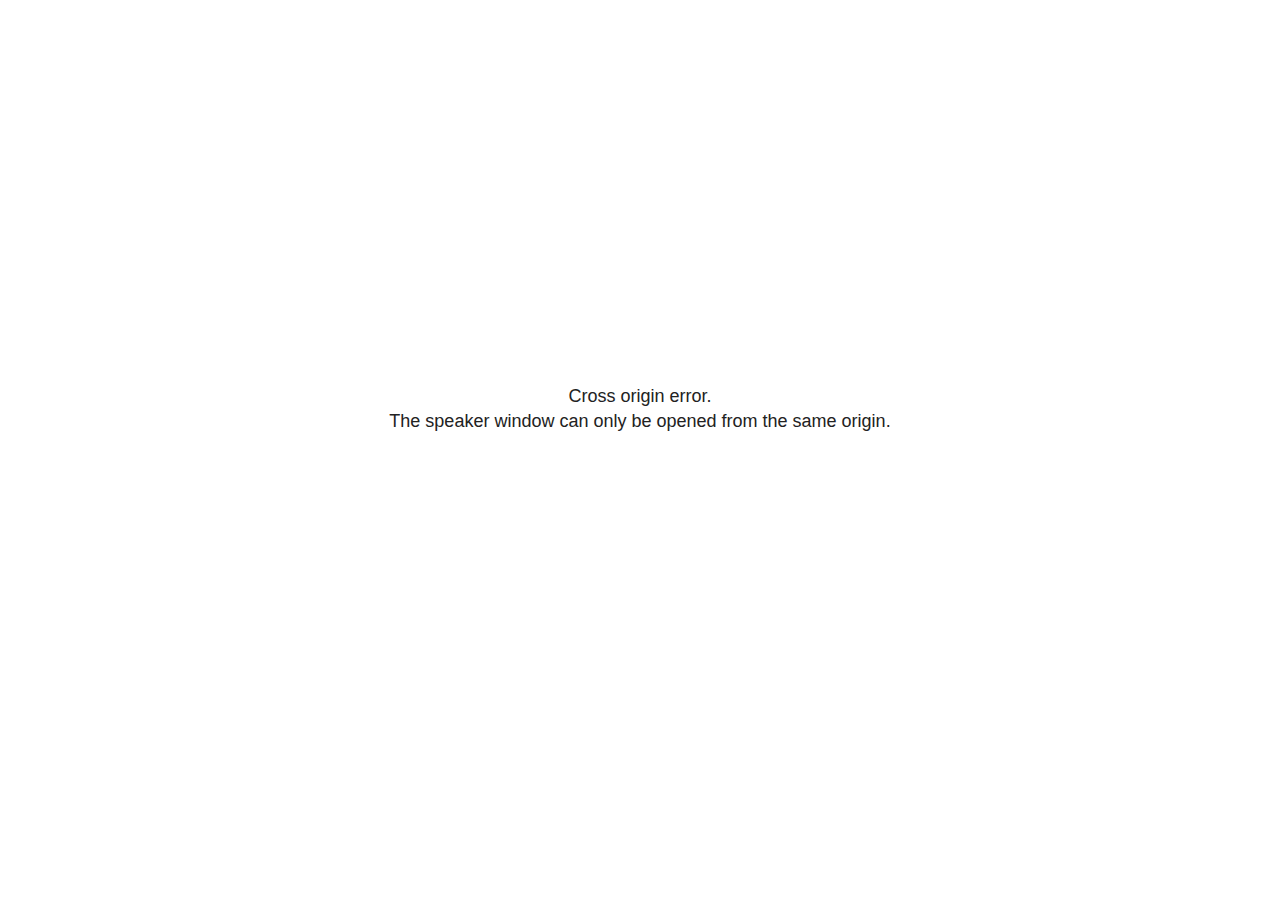
<file: docs/site_libs/revealjs/plugin/notes/speaker-view.html>
<!--
	NOTE: You need to build the notes plugin after making changes to this file.
-->
<html lang="en">
	<head>
		<meta charset="utf-8">

		<title>reveal.js - Speaker View</title>

		<style>
			body {
				font-family: Helvetica;
				font-size: 18px;
			}

			#current-slide,
			#upcoming-slide,
			#speaker-controls {
				padding: 6px;
				box-sizing: border-box;
				-moz-box-sizing: border-box;
			}

			#current-slide iframe,
			#upcoming-slide iframe {
				width: 100%;
				height: 100%;
				border: 1px solid #ddd;
			}

			#current-slide .label,
			#upcoming-slide .label {
				position: absolute;
				top: 10px;
				left: 10px;
				z-index: 2;
			}

			#connection-status {
				position: absolute;
				top: 0;
				left: 0;
				width: 100%;
				height: 100%;
				z-index: 20;
				padding: 30% 20% 20% 20%;
				font-size: 18px;
				color: #222;
				background: #fff;
				text-align: center;
				box-sizing: border-box;
				line-height: 1.4;
			}

			.overlay-element {
				height: 34px;
				line-height: 34px;
				padding: 0 10px;
				text-shadow: none;
				background: rgba( 220, 220, 220, 0.8 );
				color: #222;
				font-size: 14px;
			}

			.overlay-element.interactive:hover {
				background: rgba( 220, 220, 220, 1 );
			}

			#current-slide {
				position: absolute;
				width: 60%;
				height: 100%;
				top: 0;
				left: 0;
				padding-right: 0;
			}

			#upcoming-slide {
				position: absolute;
				width: 40%;
				height: 40%;
				right: 0;
				top: 0;
			}

			/* Speaker controls */
			#speaker-controls {
				position: absolute;
				top: 40%;
				right: 0;
				width: 40%;
				height: 60%;
				overflow: auto;
				font-size: 18px;
			}

				.speaker-controls-time.hidden,
				.speaker-controls-notes.hidden {
					display: none;
				}

				.speaker-controls-time .label,
				.speaker-controls-pace .label,
				.speaker-controls-notes .label {
					text-transform: uppercase;
					font-weight: normal;
					font-size: 0.66em;
					color: #666;
					margin: 0;
				}

				.speaker-controls-time, .speaker-controls-pace {
					border-bottom: 1px solid rgba( 200, 200, 200, 0.5 );
					margin-bottom: 10px;
					padding: 10px 16px;
					padding-bottom: 20px;
					cursor: pointer;
				}

				.speaker-controls-time .reset-button {
					opacity: 0;
					float: right;
					color: #666;
					text-decoration: none;
				}
				.speaker-controls-time:hover .reset-button {
					opacity: 1;
				}

				.speaker-controls-time .timer,
				.speaker-controls-time .clock {
					width: 50%;
				}

				.speaker-controls-time .timer,
				.speaker-controls-time .clock,
				.speaker-controls-time .pacing .hours-value,
				.speaker-controls-time .pacing .minutes-value,
				.speaker-controls-time .pacing .seconds-value {
					font-size: 1.9em;
				}

				.speaker-controls-time .timer {
					float: left;
				}

				.speaker-controls-time .clock {
					float: right;
					text-align: right;
				}

				.speaker-controls-time span.mute {
					opacity: 0.3;
				}

				.speaker-controls-time .pacing-title {
					margin-top: 5px;
				}

				.speaker-controls-time .pacing.ahead {
					color: blue;
				}

				.speaker-controls-time .pacing.on-track {
					color: green;
				}

				.speaker-controls-time .pacing.behind {
					color: red;
				}

				.speaker-controls-notes {
					padding: 10px 16px;
				}

				.speaker-controls-notes .value {
					margin-top: 5px;
					line-height: 1.4;
					font-size: 1.2em;
				}

			/* Layout selector */
			#speaker-layout {
				position: absolute;
				top: 10px;
				right: 10px;
				color: #222;
				z-index: 10;
			}
				#speaker-layout select {
					position: absolute;
					width: 100%;
					height: 100%;
					top: 0;
					left: 0;
					border: 0;
					box-shadow: 0;
					cursor: pointer;
					opacity: 0;

					font-size: 1em;
					background-color: transparent;

					-moz-appearance: none;
					-webkit-appearance: none;
					-webkit-tap-highlight-color: rgba(0, 0, 0, 0);
				}

				#speaker-layout select:focus {
					outline: none;
					box-shadow: none;
				}

			.clear {
				clear: both;
			}

			/* Speaker layout: Wide */
			body[data-speaker-layout="wide"] #current-slide,
			body[data-speaker-layout="wide"] #upcoming-slide {
				width: 50%;
				height: 45%;
				padding: 6px;
			}

			body[data-speaker-layout="wide"] #current-slide {
				top: 0;
				left: 0;
			}

			body[data-speaker-layout="wide"] #upcoming-slide {
				top: 0;
				left: 50%;
			}

			body[data-speaker-layout="wide"] #speaker-controls {
				top: 45%;
				left: 0;
				width: 100%;
				height: 50%;
				font-size: 1.25em;
			}

			/* Speaker layout: Tall */
			body[data-speaker-layout="tall"] #current-slide,
			body[data-speaker-layout="tall"] #upcoming-slide {
				width: 45%;
				height: 50%;
				padding: 6px;
			}

			body[data-speaker-layout="tall"] #current-slide {
				top: 0;
				left: 0;
			}

			body[data-speaker-layout="tall"] #upcoming-slide {
				top: 50%;
				left: 0;
			}

			body[data-speaker-layout="tall"] #speaker-controls {
				padding-top: 40px;
				top: 0;
				left: 45%;
				width: 55%;
				height: 100%;
				font-size: 1.25em;
			}

			/* Speaker layout: Notes only */
			body[data-speaker-layout="notes-only"] #current-slide,
			body[data-speaker-layout="notes-only"] #upcoming-slide {
				display: none;
			}

			body[data-speaker-layout="notes-only"] #speaker-controls {
				padding-top: 40px;
				top: 0;
				left: 0;
				width: 100%;
				height: 100%;
				font-size: 1.25em;
			}

			@media screen and (max-width: 1080px) {
				body[data-speaker-layout="default"] #speaker-controls {
					font-size: 16px;
				}
			}

			@media screen and (max-width: 900px) {
				body[data-speaker-layout="default"] #speaker-controls {
					font-size: 14px;
				}
			}

			@media screen and (max-width: 800px) {
				body[data-speaker-layout="default"] #speaker-controls {
					font-size: 12px;
				}
			}

		</style>
	</head>

	<body>

		<div id="connection-status">Loading speaker view...</div>

		<div id="current-slide"></div>
		<div id="upcoming-slide"><span class="overlay-element label">Upcoming</span></div>
		<div id="speaker-controls">
			<div class="speaker-controls-time">
				<h4 class="label">Time <span class="reset-button">Click to Reset</span></h4>
				<div class="clock">
					<span class="clock-value">0:00 AM</span>
				</div>
				<div class="timer">
					<span class="hours-value">00</span><span class="minutes-value">:00</span><span class="seconds-value">:00</span>
				</div>
				<div class="clear"></div>

				<h4 class="label pacing-title" style="display: none">Pacing – Time to finish current slide</h4>
				<div class="pacing" style="display: none">
					<span class="hours-value">00</span><span class="minutes-value">:00</span><span class="seconds-value">:00</span>
				</div>
			</div>

			<div class="speaker-controls-notes hidden">
				<h4 class="label">Notes</h4>
				<div class="value"></div>
			</div>
		</div>
		<div id="speaker-layout" class="overlay-element interactive">
			<span class="speaker-layout-label"></span>
			<select class="speaker-layout-dropdown"></select>
		</div>

		<script>

			(function() {

				var notes,
					notesValue,
					currentState,
					currentSlide,
					upcomingSlide,
					layoutLabel,
					layoutDropdown,
					pendingCalls = {},
					lastRevealApiCallId = 0,
					connected = false

				var connectionStatus = document.querySelector( '#connection-status' );

				var SPEAKER_LAYOUTS = {
					'default': 'Default',
					'wide': 'Wide',
					'tall': 'Tall',
					'notes-only': 'Notes only'
				};

				setupLayout();

				let openerOrigin;

				try {
					openerOrigin = window.opener.location.origin;
				}
				catch ( error ) { console.warn( error ) }

				// In order to prevent XSS, the speaker view will only run if its
				// opener has the same origin as itself
				if( window.location.origin !== openerOrigin ) {
					connectionStatus.innerHTML = 'Cross origin error.<br>The speaker window can only be opened from the same origin.';
					return;
				}

				var connectionTimeout = setTimeout( function() {
					connectionStatus.innerHTML = 'Error connecting to main window.<br>Please try closing and reopening the speaker view.';
				}, 5000 );

				window.addEventListener( 'message', function( event ) {

					// Validate the origin of all messages to avoid parsing messages
					// that aren't meant for us. Ignore when running off file:// so
					// that the speaker view continues to work without a web server.
					if( window.location.origin !== event.origin && window.location.origin !== 'file://' ) {
						return
					}

					clearTimeout( connectionTimeout );
					connectionStatus.style.display = 'none';

					var data = JSON.parse( event.data );

					// The overview mode is only useful to the reveal.js instance
					// where navigation occurs so we don't sync it
					if( data.state ) delete data.state.overview;

					// Messages sent by the notes plugin inside of the main window
					if( data && data.namespace === 'reveal-notes' ) {
						if( data.type === 'connect' ) {
							handleConnectMessage( data );
						}
						else if( data.type === 'state' ) {
							handleStateMessage( data );
						}
						else if( data.type === 'return' ) {
							pendingCalls[data.callId](data.result);
							delete pendingCalls[data.callId];
						}
					}
					// Messages sent by the reveal.js inside of the current slide preview
					else if( data && data.namespace === 'reveal' ) {
						if( /ready/.test( data.eventName ) ) {
							// Send a message back to notify that the handshake is complete
							window.opener.postMessage( JSON.stringify({ namespace: 'reveal-notes', type: 'connected'} ), '*' );
						}
						else if( /slidechanged|fragmentshown|fragmenthidden|paused|resumed/.test( data.eventName ) && currentState !== JSON.stringify( data.state ) ) {

							dispatchStateToMainWindow( data.state );

						}
					}

				} );

				/**
				 * Updates the presentation in the main window to match the state
				 * of the presentation in the notes window.
				 */
				const dispatchStateToMainWindow = debounce(( state ) => {
					window.opener.postMessage( JSON.stringify({ method: 'setState', args: [ state ]} ), '*' );
				}, 500);

				/**
				 * Asynchronously calls the Reveal.js API of the main frame.
				 */
				function callRevealApi( methodName, methodArguments, callback ) {

					var callId = ++lastRevealApiCallId;
					pendingCalls[callId] = callback;
					window.opener.postMessage( JSON.stringify( {
						namespace: 'reveal-notes',
						type: 'call',
						callId: callId,
						methodName: methodName,
						arguments: methodArguments
					} ), '*' );

				}

				/**
				 * Called when the main window is trying to establish a
				 * connection.
				 */
				function handleConnectMessage( data ) {

					if( connected === false ) {
						connected = true;

						setupIframes( data );
						setupKeyboard();
						setupNotes();
						setupTimer();
						setupHeartbeat();
					}

				}

				/**
				 * Called when the main window sends an updated state.
				 */
				function handleStateMessage( data ) {

					// Store the most recently set state to avoid circular loops
					// applying the same state
					currentState = JSON.stringify( data.state );

					// No need for updating the notes in case of fragment changes
					if ( data.notes ) {
						notes.classList.remove( 'hidden' );
						notesValue.style.whiteSpace = data.whitespace;
						if( data.markdown ) {
							notesValue.innerHTML = marked( data.notes );
						}
						else {
							notesValue.innerHTML = data.notes;
						}
					}
					else {
						notes.classList.add( 'hidden' );
					}

					// Update the note slides
					currentSlide.contentWindow.postMessage( JSON.stringify({ method: 'setState', args: [ data.state ] }), '*' );
					upcomingSlide.contentWindow.postMessage( JSON.stringify({ method: 'setState', args: [ data.state ] }), '*' );
					upcomingSlide.contentWindow.postMessage( JSON.stringify({ method: 'next' }), '*' );

				}

				// Limit to max one state update per X ms
				handleStateMessage = debounce( handleStateMessage, 200 );

				/**
				 * Forward keyboard events to the current slide window.
				 * This enables keyboard events to work even if focus
				 * isn't set on the current slide iframe.
				 *
				 * Block F5 default handling, it reloads and disconnects
				 * the speaker notes window.
				 */
				function setupKeyboard() {

					document.addEventListener( 'keydown', function( event ) {
						if( event.keyCode === 116 || ( event.metaKey && event.keyCode === 82 ) ) {
							event.preventDefault();
							return false;
						}
						currentSlide.contentWindow.postMessage( JSON.stringify({ method: 'triggerKey', args: [ event.keyCode ] }), '*' );
					} );

				}

				/**
				 * Creates the preview iframes.
				 */
				function setupIframes( data ) {

					var params = [
						'receiver',
						'progress=false',
						'history=false',
						'transition=none',
						'autoSlide=0',
						'backgroundTransition=none'
					].join( '&' );

					var urlSeparator = /\?/.test(data.url) ? '&' : '?';
					var hash = '#/' + data.state.indexh + '/' + data.state.indexv;
					var currentURL = data.url + urlSeparator + params + '&scrollActivationWidth=false&postMessageEvents=true' + hash;
					var upcomingURL = data.url + urlSeparator + params + '&scrollActivationWidth=false&controls=false' + hash;

					currentSlide = document.createElement( 'iframe' );
					currentSlide.setAttribute( 'width', 1280 );
					currentSlide.setAttribute( 'height', 1024 );
					currentSlide.setAttribute( 'src', currentURL );
					document.querySelector( '#current-slide' ).appendChild( currentSlide );

					upcomingSlide = document.createElement( 'iframe' );
					upcomingSlide.setAttribute( 'width', 640 );
					upcomingSlide.setAttribute( 'height', 512 );
					upcomingSlide.setAttribute( 'src', upcomingURL );
					document.querySelector( '#upcoming-slide' ).appendChild( upcomingSlide );

				}

				/**
				 * Setup the notes UI.
				 */
				function setupNotes() {

					notes = document.querySelector( '.speaker-controls-notes' );
					notesValue = document.querySelector( '.speaker-controls-notes .value' );

				}

				/**
				 * We send out a heartbeat at all times to ensure we can
				 * reconnect with the main presentation window after reloads.
				 */
				function setupHeartbeat() {

					setInterval( () => {
						window.opener.postMessage( JSON.stringify({ namespace: 'reveal-notes', type: 'heartbeat'} ), '*' );
					}, 1000 );

				}

				function getTimings( callback ) {

					callRevealApi( 'getSlidesAttributes', [], function ( slideAttributes ) {
						callRevealApi( 'getConfig', [], function ( config ) {
							var totalTime = config.totalTime;
							var minTimePerSlide = config.minimumTimePerSlide || 0;
							var defaultTiming = config.defaultTiming;
							if ((defaultTiming == null) && (totalTime == null)) {
								callback(null);
								return;
							}
							// Setting totalTime overrides defaultTiming
							if (totalTime) {
								defaultTiming = 0;
							}
							var timings = [];
							for ( var i in slideAttributes ) {
								var slide = slideAttributes[ i ];
								var timing = defaultTiming;
								if( slide.hasOwnProperty( 'data-timing' )) {
									var t = slide[ 'data-timing' ];
									timing = parseInt(t);
									if( isNaN(timing) ) {
										console.warn("Could not parse timing '" + t + "' of slide " + i + "; using default of " + defaultTiming);
										timing = defaultTiming;
									}
								}
								timings.push(timing);
							}
							if ( totalTime ) {
								// After we've allocated time to individual slides, we summarize it and
								// subtract it from the total time
								var remainingTime = totalTime - timings.reduce( function(a, b) { return a + b; }, 0 );
								// The remaining time is divided by the number of slides that have 0 seconds
								// allocated at the moment, giving the average time-per-slide on the remaining slides
								var remainingSlides = (timings.filter( function(x) { return x == 0 }) ).length
								var timePerSlide = Math.round( remainingTime / remainingSlides, 0 )
								// And now we replace every zero-value timing with that average
								timings = timings.map( function(x) { return (x==0 ? timePerSlide : x) } );
							}
							var slidesUnderMinimum = timings.filter( function(x) { return (x < minTimePerSlide) } ).length
							if ( slidesUnderMinimum ) {
								message = "The pacing time for " + slidesUnderMinimum + " slide(s) is under the configured minimum of " + minTimePerSlide + " seconds. Check the data-timing attribute on individual slides, or consider increasing the totalTime or minimumTimePerSlide configuration options (or removing some slides).";
								alert(message);
							}
							callback( timings );
						} );
					} );

				}

				/**
				 * Return the number of seconds allocated for presenting
				 * all slides up to and including this one.
				 */
				function getTimeAllocated( timings, callback ) {

					callRevealApi( 'getSlidePastCount', [], function ( currentSlide ) {
						var allocated = 0;
						for (var i in timings.slice(0, currentSlide + 1)) {
							allocated += timings[i];
						}
						callback( allocated );
					} );

				}

				/**
				 * Create the timer and clock and start updating them
				 * at an interval.
				 */
				function setupTimer() {

					var start = new Date(),
					timeEl = document.querySelector( '.speaker-controls-time' ),
					clockEl = timeEl.querySelector( '.clock-value' ),
					hoursEl = timeEl.querySelector( '.hours-value' ),
					minutesEl = timeEl.querySelector( '.minutes-value' ),
					secondsEl = timeEl.querySelector( '.seconds-value' ),
					pacingTitleEl = timeEl.querySelector( '.pacing-title' ),
					pacingEl = timeEl.querySelector( '.pacing' ),
					pacingHoursEl = pacingEl.querySelector( '.hours-value' ),
					pacingMinutesEl = pacingEl.querySelector( '.minutes-value' ),
					pacingSecondsEl = pacingEl.querySelector( '.seconds-value' );

					var timings = null;
					getTimings( function ( _timings ) {

						timings = _timings;
						if (_timings !== null) {
							pacingTitleEl.style.removeProperty('display');
							pacingEl.style.removeProperty('display');
						}

						// Update once directly
						_updateTimer();

						// Then update every second
						setInterval( _updateTimer, 1000 );

					} );


					function _resetTimer() {

						if (timings == null) {
							start = new Date();
							_updateTimer();
						}
						else {
							// Reset timer to beginning of current slide
							getTimeAllocated( timings, function ( slideEndTimingSeconds ) {
								var slideEndTiming = slideEndTimingSeconds * 1000;
								callRevealApi( 'getSlidePastCount', [], function ( currentSlide ) {
									var currentSlideTiming = timings[currentSlide] * 1000;
									var previousSlidesTiming = slideEndTiming - currentSlideTiming;
									var now = new Date();
									start = new Date(now.getTime() - previousSlidesTiming);
									_updateTimer();
								} );
							} );
						}

					}

					timeEl.addEventListener( 'click', function() {
						_resetTimer();
						return false;
					} );

					function _displayTime( hrEl, minEl, secEl, time) {

						var sign = Math.sign(time) == -1 ? "-" : "";
						time = Math.abs(Math.round(time / 1000));
						var seconds = time % 60;
						var minutes = Math.floor( time / 60 ) % 60 ;
						var hours = Math.floor( time / ( 60 * 60 )) ;
						hrEl.innerHTML = sign + zeroPadInteger( hours );
						if (hours == 0) {
							hrEl.classList.add( 'mute' );
						}
						else {
							hrEl.classList.remove( 'mute' );
						}
						minEl.innerHTML = ':' + zeroPadInteger( minutes );
						if (hours == 0 && minutes == 0) {
							minEl.classList.add( 'mute' );
						}
						else {
							minEl.classList.remove( 'mute' );
						}
						secEl.innerHTML = ':' + zeroPadInteger( seconds );
					}

					function _updateTimer() {

						var diff, hours, minutes, seconds,
						now = new Date();

						diff = now.getTime() - start.getTime();

						clockEl.innerHTML = now.toLocaleTimeString( 'en-US', { hour12: true, hour: '2-digit', minute:'2-digit' } );
						_displayTime( hoursEl, minutesEl, secondsEl, diff );
						if (timings !== null) {
							_updatePacing(diff);
						}

					}

					function _updatePacing(diff) {

						getTimeAllocated( timings, function ( slideEndTimingSeconds ) {
							var slideEndTiming = slideEndTimingSeconds * 1000;

							callRevealApi( 'getSlidePastCount', [], function ( currentSlide ) {
								var currentSlideTiming = timings[currentSlide] * 1000;
								var timeLeftCurrentSlide = slideEndTiming - diff;
								if (timeLeftCurrentSlide < 0) {
									pacingEl.className = 'pacing behind';
								}
								else if (timeLeftCurrentSlide < currentSlideTiming) {
									pacingEl.className = 'pacing on-track';
								}
								else {
									pacingEl.className = 'pacing ahead';
								}
								_displayTime( pacingHoursEl, pacingMinutesEl, pacingSecondsEl, timeLeftCurrentSlide );
							} );
						} );
					}

				}

				/**
				 * Sets up the speaker view layout and layout selector.
				 */
				function setupLayout() {

					layoutDropdown = document.querySelector( '.speaker-layout-dropdown' );
					layoutLabel = document.querySelector( '.speaker-layout-label' );

					// Render the list of available layouts
					for( var id in SPEAKER_LAYOUTS ) {
						var option = document.createElement( 'option' );
						option.setAttribute( 'value', id );
						option.textContent = SPEAKER_LAYOUTS[ id ];
						layoutDropdown.appendChild( option );
					}

					// Monitor the dropdown for changes
					layoutDropdown.addEventListener( 'change', function( event ) {

						setLayout( layoutDropdown.value );

					}, false );

					// Restore any currently persisted layout
					setLayout( getLayout() );

				}

				/**
				 * Sets a new speaker view layout. The layout is persisted
				 * in local storage.
				 */
				function setLayout( value ) {

					var title = SPEAKER_LAYOUTS[ value ];

					layoutLabel.innerHTML = 'Layout' + ( title ? ( ': ' + title ) : '' );
					layoutDropdown.value = value;

					document.body.setAttribute( 'data-speaker-layout', value );

					// Persist locally
					if( supportsLocalStorage() ) {
						window.localStorage.setItem( 'reveal-speaker-layout', value );
					}

				}

				/**
				 * Returns the ID of the most recently set speaker layout
				 * or our default layout if none has been set.
				 */
				function getLayout() {

					if( supportsLocalStorage() ) {
						var layout = window.localStorage.getItem( 'reveal-speaker-layout' );
						if( layout ) {
							return layout;
						}
					}

					// Default to the first record in the layouts hash
					for( var id in SPEAKER_LAYOUTS ) {
						return id;
					}

				}

				function supportsLocalStorage() {

					try {
						localStorage.setItem('test', 'test');
						localStorage.removeItem('test');
						return true;
					}
					catch( e ) {
						return false;
					}

				}

				function zeroPadInteger( num ) {

					var str = '00' + parseInt( num );
					return str.substring( str.length - 2 );

				}

				/**
				 * Limits the frequency at which a function can be called.
				 */
				function debounce( fn, ms ) {

					var lastTime = 0,
						timeout;

					return function() {

						var args = arguments;
						var context = this;

						clearTimeout( timeout );

						var timeSinceLastCall = Date.now() - lastTime;
						if( timeSinceLastCall > ms ) {
							fn.apply( context, args );
							lastTime = Date.now();
						}
						else {
							timeout = setTimeout( function() {
								fn.apply( context, args );
								lastTime = Date.now();
							}, ms - timeSinceLastCall );
						}

					}

				}

			})();

		</script>
	</body>
</html>
</file>
<file: docs/site_libs/quarto-html/tippy.css>
.tippy-box[data-animation=fade][data-state=hidden]{opacity:0}[data-tippy-root]{max-width:calc(100vw - 10px)}.tippy-box{position:relative;background-color:#333;color:#fff;border-radius:4px;font-size:14px;line-height:1.4;white-space:normal;outline:0;transition-property:transform,visibility,opacity}.tippy-box[data-placement^=top]>.tippy-arrow{bottom:0}.tippy-box[data-placement^=top]>.tippy-arrow:before{bottom:-7px;left:0;border-width:8px 8px 0;border-top-color:initial;transform-origin:center top}.tippy-box[data-placement^=bottom]>.tippy-arrow{top:0}.tippy-box[data-placement^=bottom]>.tippy-arrow:before{top:-7px;left:0;border-width:0 8px 8px;border-bottom-color:initial;transform-origin:center bottom}.tippy-box[data-placement^=left]>.tippy-arrow{right:0}.tippy-box[data-placement^=left]>.tippy-arrow:before{border-width:8px 0 8px 8px;border-left-color:initial;right:-7px;transform-origin:center left}.tippy-box[data-placement^=right]>.tippy-arrow{left:0}.tippy-box[data-placement^=right]>.tippy-arrow:before{left:-7px;border-width:8px 8px 8px 0;border-right-color:initial;transform-origin:center right}.tippy-box[data-inertia][data-state=visible]{transition-timing-function:cubic-bezier(.54,1.5,.38,1.11)}.tippy-arrow{width:16px;height:16px;color:#333}.tippy-arrow:before{content:"";position:absolute;border-color:transparent;border-style:solid}.tippy-content{position:relative;padding:5px 9px;z-index:1}
</file>
<file: docs/site_libs/quarto-html/quarto-syntax-highlighting-f54fa83ccd8f86fe7238c9291c42d766.css>
/* quarto syntax highlight colors */
:root {
  --quarto-hl-ot-color: #d91e18;
  --quarto-hl-at-color: #a55a00;
  --quarto-hl-ss-color: #008000;
  --quarto-hl-an-color: #696969;
  --quarto-hl-fu-color: #06287e;
  --quarto-hl-st-color: #008000;
  --quarto-hl-cf-color: #d91e18;
  --quarto-hl-op-color: #00769e;
  --quarto-hl-er-color: #7928a1;
  --quarto-hl-bn-color: #7928a1;
  --quarto-hl-al-color: #7928a1;
  --quarto-hl-va-color: #a55a00;
  --quarto-hl-bu-color: inherit;
  --quarto-hl-ex-color: inherit;
  --quarto-hl-pp-color: #7928a1;
  --quarto-hl-in-color: #696969;
  --quarto-hl-vs-color: #008000;
  --quarto-hl-wa-color: #696969;
  --quarto-hl-do-color: #696969;
  --quarto-hl-im-color: inherit;
  --quarto-hl-ch-color: #008000;
  --quarto-hl-dt-color: #7928a1;
  --quarto-hl-fl-color: #a55a00;
  --quarto-hl-co-color: #696969;
  --quarto-hl-cv-color: #696969;
  --quarto-hl-cn-color: #d91e18;
  --quarto-hl-sc-color: #00769e;
  --quarto-hl-dv-color: #7928a1;
  --quarto-hl-kw-color: #d91e18;
}

/* other quarto variables */
:root {
  --quarto-font-monospace: SFMono-Regular, Menlo, Monaco, Consolas, "Liberation Mono", "Courier New", monospace;
}

/* syntax highlight based on Pandoc's rules */
pre > code.sourceCode > span {
  color: #545454;
}

code.sourceCode > span {
  color: #545454;
}

div.sourceCode,
div.sourceCode pre.sourceCode {
  color: #545454;
}

/* Normal */
code span {
  color: #545454;
}

/* Alert */
code span.al {
  color: #7928a1;
  font-style: inherit;
}

/* Annotation */
code span.an {
  color: #696969;
  font-style: inherit;
}

/* Attribute */
code span.at {
  color: #a55a00;
  font-style: inherit;
}

/* BaseN */
code span.bn {
  color: #7928a1;
  font-style: inherit;
}

/* BuiltIn */
code span.bu {
  font-style: inherit;
}

/* ControlFlow */
code span.cf {
  color: #d91e18;
  font-style: inherit;
}

/* Char */
code span.ch {
  color: #008000;
  font-style: inherit;
}

/* Constant */
code span.cn {
  color: #d91e18;
  font-style: inherit;
}

/* Comment */
code span.co {
  color: #696969;
  font-style: inherit;
}

/* CommentVar */
code span.cv {
  color: #696969;
  font-style: italic;
}

/* Documentation */
code span.do {
  color: #696969;
  font-style: italic;
}

/* DataType */
code span.dt {
  color: #7928a1;
  font-style: inherit;
}

/* DecVal */
code span.dv {
  color: #7928a1;
  font-style: inherit;
}

/* Error */
code span.er {
  color: #7928a1;
  font-style: inherit;
}

/* Extension */
code span.ex {
  font-style: inherit;
}

/* Float */
code span.fl {
  color: #a55a00;
  font-style: inherit;
}

/* Function */
code span.fu {
  color: #06287e;
  font-style: inherit;
}

/* Import */
code span.im {
  font-style: inherit;
}

/* Information */
code span.in {
  color: #696969;
  font-style: inherit;
}

/* Keyword */
code span.kw {
  color: #d91e18;
  font-style: inherit;
}

/* Operator */
code span.op {
  color: #00769e;
  font-style: inherit;
}

/* Other */
code span.ot {
  color: #d91e18;
  font-style: inherit;
}

/* Preprocessor */
code span.pp {
  color: #7928a1;
  font-style: inherit;
}

/* SpecialChar */
code span.sc {
  color: #00769e;
  font-style: inherit;
}

/* SpecialString */
code span.ss {
  color: #008000;
  font-style: inherit;
}

/* String */
code span.st {
  color: #008000;
  font-style: inherit;
}

/* Variable */
code span.va {
  color: #a55a00;
  font-style: inherit;
}

/* VerbatimString */
code span.vs {
  color: #008000;
  font-style: inherit;
}

/* Warning */
code span.wa {
  color: #696969;
  font-style: italic;
}

.prevent-inlining {
  content: "</";
}

/*# sourceMappingURL=372fa74938d239a7cf9e0d2274c18911.css.map */
</file>
<file: docs/assets/styles.css>
/* css styles */

/* de: https://github.com/schochastics/quarto-schochastics/blob/main/styles.css */ 

.quarto-grid-item img.thumbnail-image {
    object-fit: contain;
}

.thumbnail-image:hover{
  opacity:75%;
}

.center{
   text-align: center;
}

div.column.col-v-center{
   vertical-align: middle;
}

.home-title{
  font-size: 2em;
}

.socials{
  padding-top: 0.5em;
  padding-bottom: 1em;
}

.socials a{
  color: #9EEBCF;
  margin-left: 0.5em;
}



/* Para poner una imagen en el title-block-banner*/ 
/* de: https://stackoverflow.com/questions/74180779/r-quarto-html-document-how-to-insert-logo-image-at-the-left-of-the-title-su */ 

/*
.quarto-title-block .quarto-title-banner {
  background-image: url(imagenes/my_foto.png);
  background-size: 250px;
  background-position: left;
  background-repeat: no-repeat;
  padding-left: 10px;
  background-origin: content-box;
}
*/


/* NO TOCAR lo de arriba*/ 


/* SI quieres añadir reglas CSS ponlas al final*/ 


/* definiendo estilos de los párrafos */ 
/* justificar el texto del body y listas */
p, ul, ol {
  text-align: justify; }              
  



.rojo {
  color: red;
}

.yellow-background {
  background-color: yellow;
}

.importante {
  color: red;
  background-color: yellow;
}
</file>
<file: docs/site_libs/highcharts-9.3.1/css/motion.css>
/* $("div:has(#play-controls)").css({"position" : "relative"})
div:has(#play-controls) {
  position : relative;
}
 */
 
.loading {
    margin-top: 10em;
    text-align: center;
    color: gray;
}

#play-controls {
    position: absolute;
    bottom: 0;
    text-align: center;
    min-width: 310px;
    max-width: 800px;
    margin: 0 auto;
    padding: 5px 0 1em 0;
}

#play-controls * {
    display: inline-block;
    vertical-align: middle;
}

#play-pause-button {
    color: #666666;
    width: 30px;
    height: 30px;
    text-align: center;
    font-size: 15px;
    cursor: pointer;
    border: 1px solid silver;
    border-radius: 3px;
    background: #f8f8f8;
}

#play-range {
    margin: 2.5%;
    width: 70%;
}

#play-output {
    color: #666666;
    font-family: Arial, Helvetica, sans-serif;
}
</file>
<file: docs/site_libs/reactable-0.4.4.9001/reactable.css>
.Reactable{-webkit-box-orient:vertical;-webkit-box-direction:normal;display:-webkit-box;display:-ms-flexbox;display:flex;-ms-flex-direction:column;flex-direction:column;position:relative}.Reactable *{-webkit-box-sizing:border-box;box-sizing:border-box}.Reactable .rt-table{-webkit-box-flex:1;-webkit-box-align:stretch;-ms-flex-align:stretch;align-items:stretch;border-collapse:collapse;-ms-flex:auto 1;flex:auto 1;overflow:auto;width:100%}.Reactable .rt-table,.Reactable .rt-thead{-webkit-box-orient:vertical;-webkit-box-direction:normal;display:-webkit-box;display:-ms-flexbox;display:flex;-ms-flex-direction:column;flex-direction:column}.Reactable .rt-thead .rt-td,.Reactable .rt-thead .rt-th{line-height:normal;position:relative}.Reactable .rt-th.rt-th-resizable{overflow:visible}.Reactable .rt-th.rt-th-resizable:last-child{overflow:hidden}.Reactable .rt-tbody{-webkit-box-orient:vertical;-webkit-box-direction:normal;display:-webkit-box;display:-ms-flexbox;display:flex;-ms-flex-direction:column;flex-direction:column;overflow:auto}.rt-td-expandable{cursor:pointer}.Reactable .rt-tr-group{-webkit-box-orient:vertical;-webkit-box-direction:normal;-webkit-box-align:stretch;-ms-flex-align:stretch;align-items:stretch;-ms-flex:1 0 auto;flex:1 0 auto;-ms-flex-direction:column;flex-direction:column}.Reactable .rt-tr,.Reactable .rt-tr-group{-webkit-box-flex:1;display:-webkit-box;display:-ms-flexbox;display:flex}.Reactable .rt-tr{-ms-flex:1 0 auto;flex:1 0 auto}.Reactable .rt-td,.Reactable .rt-th{-webkit-box-flex:1;-ms-flex:1 0 0px;flex:1 0 0;overflow:hidden}.Reactable .rt-resizer{bottom:0;cursor:col-resize;display:inline-block;position:absolute;right:-18px;top:0;width:36px;z-index:10}.Reactable .rt-tfoot{-webkit-box-orient:vertical;-webkit-box-direction:normal;display:-webkit-box;display:-ms-flexbox;display:flex;-ms-flex-direction:column;flex-direction:column}.Reactable .rt-resizing .rt-td,.Reactable .rt-resizing .rt-th{cursor:col-resize;-webkit-transition:none!important;transition:none!important;-webkit-user-select:none;-moz-user-select:none;-ms-user-select:none;user-select:none}
.Reactable{background-color:#fff;height:100%}.rt-inline{display:-webkit-inline-box;display:-ms-inline-flexbox;display:inline-flex}.rt-th{font-weight:600}.rt-td,.rt-th{word-wrap:break-word;display:-webkit-box;display:-ms-flexbox;display:flex;max-width:100%;overflow-wrap:break-word}.rt-td-inner,.rt-th-inner{overflow:hidden;padding:7px 8px;width:100%}.rt-compact .rt-td-inner,.rt-compact .rt-th-inner{padding:4px 6px}.rt-text-content{overflow:hidden}.rt-nowrap .rt-td-inner,.rt-nowrap .rt-text-content,.rt-nowrap .rt-th-inner{text-overflow:ellipsis;white-space:nowrap}.rt-select{-webkit-box-align:center;-ms-flex-align:center;-webkit-box-pack:center;-ms-flex-pack:center;align-items:center;display:-webkit-box;display:-ms-flexbox;display:flex;justify-content:center}input[type=checkbox].rt-select-input,input[type=radio].rt-select-input{display:block;margin:0}.rt-align-left{text-align:left}.rt-align-right{text-align:right}.rt-align-center{text-align:center}.rt-valign-center{-webkit-box-align:center;-ms-flex-align:center;align-items:center}.rt-valign-bottom{-webkit-box-align:end;-ms-flex-align:end;align-items:flex-end}.rt-sticky,.rt-tbody,.rt-tr,.rt-tr-group{background-color:inherit}.rt-sticky{z-index:1}.rt-table{border-color:#e6e6e6;border-width:1px}.rt-bordered .rt-table,.rt-outlined .rt-table{border-style:solid}.Reactable:not(.rt-keyboard-active) .rt-table:focus{outline-style:solid;outline-width:0}.rt-th{border-bottom:2px solid #e6e6e6;border-left-color:rgba(0,0,0,.05);border-left-width:1px}.rt-bordered .rt-th,.rt-outlined .rt-th{border-bottom-width:1px}.rt-td{border-left-color:rgba(0,0,0,.05);border-left-width:1px;border-top:1px solid #f2f2f2}.rt-borderless .rt-td,.rt-tr-group:first-child>.rt-tr:first-child .rt-td{border-top:none}.rt-bordered .rt-td,.rt-bordered .rt-th{border-left-style:solid}.rt-bordered .rt-td:first-child,.rt-bordered .rt-th:first-child{border-left:none}.rt-th-group,.rt-th-group-none{border-bottom-style:none}.rt-th-group:after{background-color:#e6e6e6;bottom:0;content:"";height:1px;left:8px;margin:auto;position:absolute;right:8px;width:100%}.rt-bordered .rt-th-group:after,.rt-outlined .rt-th-group:after{left:0;right:0}.rt-bordered .rt-th-group-none{border-bottom-style:solid}.rt-tr-striped{background-color:rgba(0,0,0,.03)}.rt-tr-striped-sticky{background-color:#f7f7f7}.rt-tr-highlight:hover{background-color:rgba(0,0,0,.05)}.rt-tr-highlight-sticky:hover{background-color:#f2f2f2}.rt-tr-pad{-webkit-user-select:none;-moz-user-select:none;-ms-user-select:none;user-select:none}.Reactable .rt-tbody,.Reactable .rt-tfoot,.Reactable .rt-thead{-ms-flex-negative:0;flex-shrink:0}@supports (position:sticky){.Reactable .rt-table{background:inherit}.Reactable .rt-tbody{overflow:visible}.Reactable .rt-thead{top:0}.Reactable .rt-tfoot,.Reactable .rt-thead{background:inherit;position:sticky;z-index:2}.Reactable .rt-tfoot{bottom:0}}@media screen and (-ms-high-contrast:active),screen and (-ms-high-contrast:none){.Reactable .rt-tbody{-ms-overflow-style:-ms-autohiding-scrollbar;overflow:auto}}.rt-td-filter{border-bottom:1px solid #f2f2f2;border-top:0}.rt-borderless .rt-td-filter{border-bottom:0}.rt-filter{background-color:#fff;border:1px solid rgba(0,0,0,.1);border-radius:3px;color:inherit;font-family:inherit;font-size:inherit;font-weight:400;margin:0;outline-style:solid;outline-width:0;padding:5px 7px;width:100%}.rt-filter:focus{border:1px solid rgba(0,0,0,.25)}.rt-sort-header{display:-webkit-box;display:-ms-flexbox;display:flex}.rt-align-center .rt-sort-header{-webkit-box-pack:center;-ms-flex-pack:center;justify-content:center}.rt-align-right .rt-sort-header{-webkit-box-pack:end;-ms-flex-pack:end;justify-content:flex-end}.rt-th{outline-style:solid;outline-width:0}.rt-th[aria-sort]{cursor:pointer}.rt-th[aria-sort] .rt-sort-left:after{line-height:0;padding-right:5px}.rt-th[aria-sort] .rt-sort-right:after{line-height:0;padding-left:5px}.rt-th[aria-sort=ascending] .rt-sort-left:after,.rt-th[aria-sort=ascending] .rt-sort-right:after{content:"\2191"}.rt-th[aria-sort=descending] .rt-sort-left:after,.rt-th[aria-sort=descending] .rt-sort-right:after{content:"\2193"}.rt-th[aria-sort=none] .rt-sort:after{content:"\2195";opacity:.4}.rt-keyboard-active .rt-th[data-sort-hint=ascending]:focus .rt-sort-left:after,.rt-keyboard-active .rt-th[data-sort-hint=ascending]:focus .rt-sort-right:after{content:"\2191";opacity:.4}.rt-keyboard-active .rt-th[data-sort-hint=descending]:focus .rt-sort-left:after,.rt-keyboard-active .rt-th[data-sort-hint=descending]:focus .rt-sort-right:after{content:"\2193";opacity:.4}.rt-expander-button{background:none;border:none;cursor:pointer;margin:0 2px;padding:0}.rt-expander{color:transparent;display:inline-block;outline-style:solid;outline-width:0;padding:0 8px;position:relative}.rt-expander:after{border-left:5.04px solid transparent;border-right:5.04px solid transparent;border-top:7px solid rgba(0,0,0,.8);content:"";cursor:pointer;height:0;left:50%;position:absolute;top:50%;-webkit-transform:translate(-50%,-50%) rotate(-90deg);transform:translate(-50%,-50%) rotate(-90deg);-webkit-transition:all .3s cubic-bezier(.175,.885,.32,1.275);transition:all .3s cubic-bezier(.175,.885,.32,1.275);width:0}.rt-expander.rt-expander-open:after{-webkit-transform:translate(-50%,-50%) rotate(0);transform:translate(-50%,-50%) rotate(0)}.rt-pagination{-webkit-box-pack:justify;-ms-flex-pack:justify;-webkit-box-align:baseline;-ms-flex-align:baseline;align-items:baseline;border-top:1px solid #f2f2f2;display:-webkit-box;display:-ms-flexbox;display:flex;-ms-flex-wrap:wrap;flex-wrap:wrap;justify-content:space-between;padding:6px 4px}.rt-bordered .rt-pagination,.rt-outlined .rt-pagination{border-top:none}.rt-pagination-info :not(:last-child){margin-right:16px}.rt-page-info{display:inline-block;margin:6px 8px;opacity:.9}.rt-page-size{display:inline-block;margin:0 8px}.rt-page-size-select{margin:0 2px}.rt-page-button,.rt-page-jump,.rt-page-size-select{color:inherit;font-family:inherit;font-size:inherit;line-height:inherit}.rt-page-jump,.rt-page-size-select{background-color:#fff;border:1px solid rgba(0,0,0,.05);border-radius:3px;padding:3px}@supports (-moz-appearance:none){.rt-page-size-select{-moz-appearance:none;background-image:url('data:image/svg+xml;charset=US-ASCII,<svg width="24" height="24" xmlns="http://www.w3.org/2000/svg"><path fill="%23333" d="M24 1.5l-12 21-12-21h24z"/></svg>');background-position:right 6px center;background-repeat:no-repeat;background-size:6px;padding-right:12px}}.rt-page-button{background-color:transparent;border:none;border-radius:3px;cursor:pointer;outline-style:solid;outline-width:0;padding:6px 12px}.rt-page-button::-moz-focus-inner{border-style:none;padding:0}.rt-page-button:disabled{cursor:default;opacity:.6}.rt-page-button:hover{background-color:rgba(0,0,0,.04)}.rt-page-button:active{background-color:rgba(0,0,0,.08)}.rt-keyboard-active .rt-page-button:focus{background-color:rgba(0,0,0,.04)}.rt-page-button:disabled:focus,.rt-page-button:disabled:hover{background-color:transparent}.rt-page-button-current{font-weight:700}.rt-page-ellipsis{margin:0 4px;pointer-events:none}.rt-page-numbers{display:inline-block;margin:0 8px;white-space:nowrap}.rt-page-jump{text-align:center;width:70px}.rt-tbody-no-data{position:relative}.rt-tbody-no-data .rt-td{border-color:transparent}.rt-no-data{display:block;left:50%;line-height:0;position:absolute;top:50%;-webkit-transform:translate(-50%,-50%);transform:translate(-50%,-50%);z-index:1}.rt-search{-ms-flex-item-align:end;align-self:flex-end;background-color:#fff;border:1px solid rgba(0,0,0,.1);border-radius:3px;color:inherit;display:block;font-family:inherit;font-size:inherit;margin:0 0 8px;outline-style:solid;outline-width:0;padding:5px 7px}.rt-search:active,.rt-search:focus{border:1px solid rgba(0,0,0,.25)}
</file>
<file: docs/site_libs/htmltools-fill-0.5.8.1/fill.css>
@layer htmltools {
  .html-fill-container {
    display: flex;
    flex-direction: column;
    /* Prevent the container from expanding vertically or horizontally beyond its
    parent's constraints. */
    min-height: 0;
    min-width: 0;
  }
  .html-fill-container > .html-fill-item {
    /* Fill items can grow and shrink freely within
    available vertical space in fillable container */
    flex: 1 1 auto;
    min-height: 0;
    min-width: 0;
  }
  .html-fill-container > :not(.html-fill-item) {
    /* Prevent shrinking or growing of non-fill items */
    flex: 0 0 auto;
  }
}
</file>
<file: docs/site_libs/plotly-htmlwidgets-css-2.11.1/plotly-htmlwidgets.css>
/*
just here so that plotly works
correctly with ioslides.
see https://github.com/ropensci/plotly/issues/463
*/

slide:not(.current) .plotly.html-widget{
  display: none;
}
</file>
<file: docs/site_libs/crosstalk-1.2.2/css/crosstalk.min.css>
.container-fluid.crosstalk-bscols{margin-left:-30px;margin-right:-30px;white-space:normal}body>.container-fluid.crosstalk-bscols{margin-left:auto;margin-right:auto}.crosstalk-input-checkboxgroup .crosstalk-options-group .crosstalk-options-column{display:inline-block;padding-right:12px;vertical-align:top}@media only screen and (max-width: 480px){.crosstalk-input-checkboxgroup .crosstalk-options-group .crosstalk-options-column{display:block;padding-right:inherit}}.crosstalk-input{margin-bottom:15px}.crosstalk-input .control-label{margin-bottom:0;vertical-align:middle}.crosstalk-input input[type="checkbox"]{margin:4px 0 0;margin-top:1px;line-height:normal}.crosstalk-input .checkbox{position:relative;display:block;margin-top:10px;margin-bottom:10px}.crosstalk-input .checkbox>label{padding-left:20px;margin-bottom:0;font-weight:400;cursor:pointer}.crosstalk-input .checkbox input[type="checkbox"],.crosstalk-input .checkbox-inline input[type="checkbox"]{position:absolute;margin-top:2px;margin-left:-20px}.crosstalk-input .checkbox+.checkbox{margin-top:-5px}.crosstalk-input .checkbox-inline{position:relative;display:inline-block;padding-left:20px;margin-bottom:0;font-weight:400;vertical-align:middle;cursor:pointer}.crosstalk-input .checkbox-inline+.checkbox-inline{margin-top:0;margin-left:10px}
</file>
